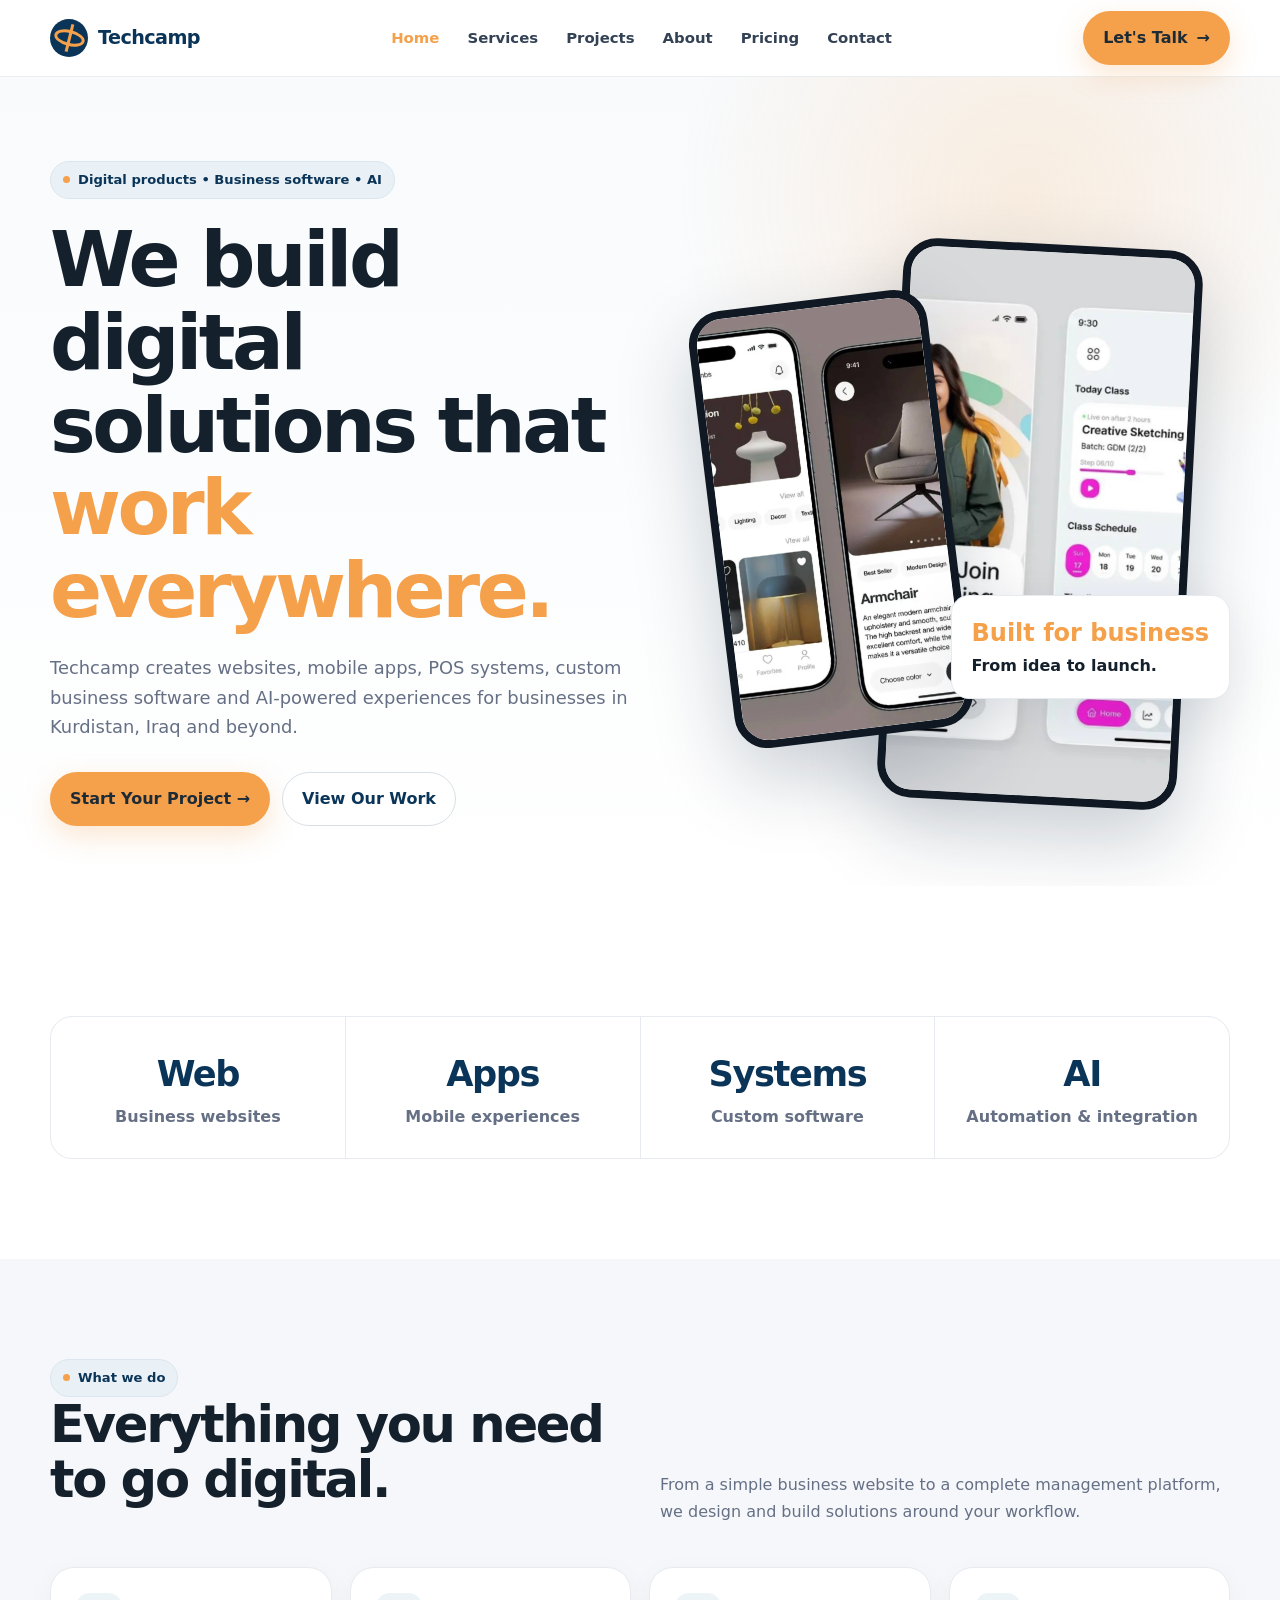
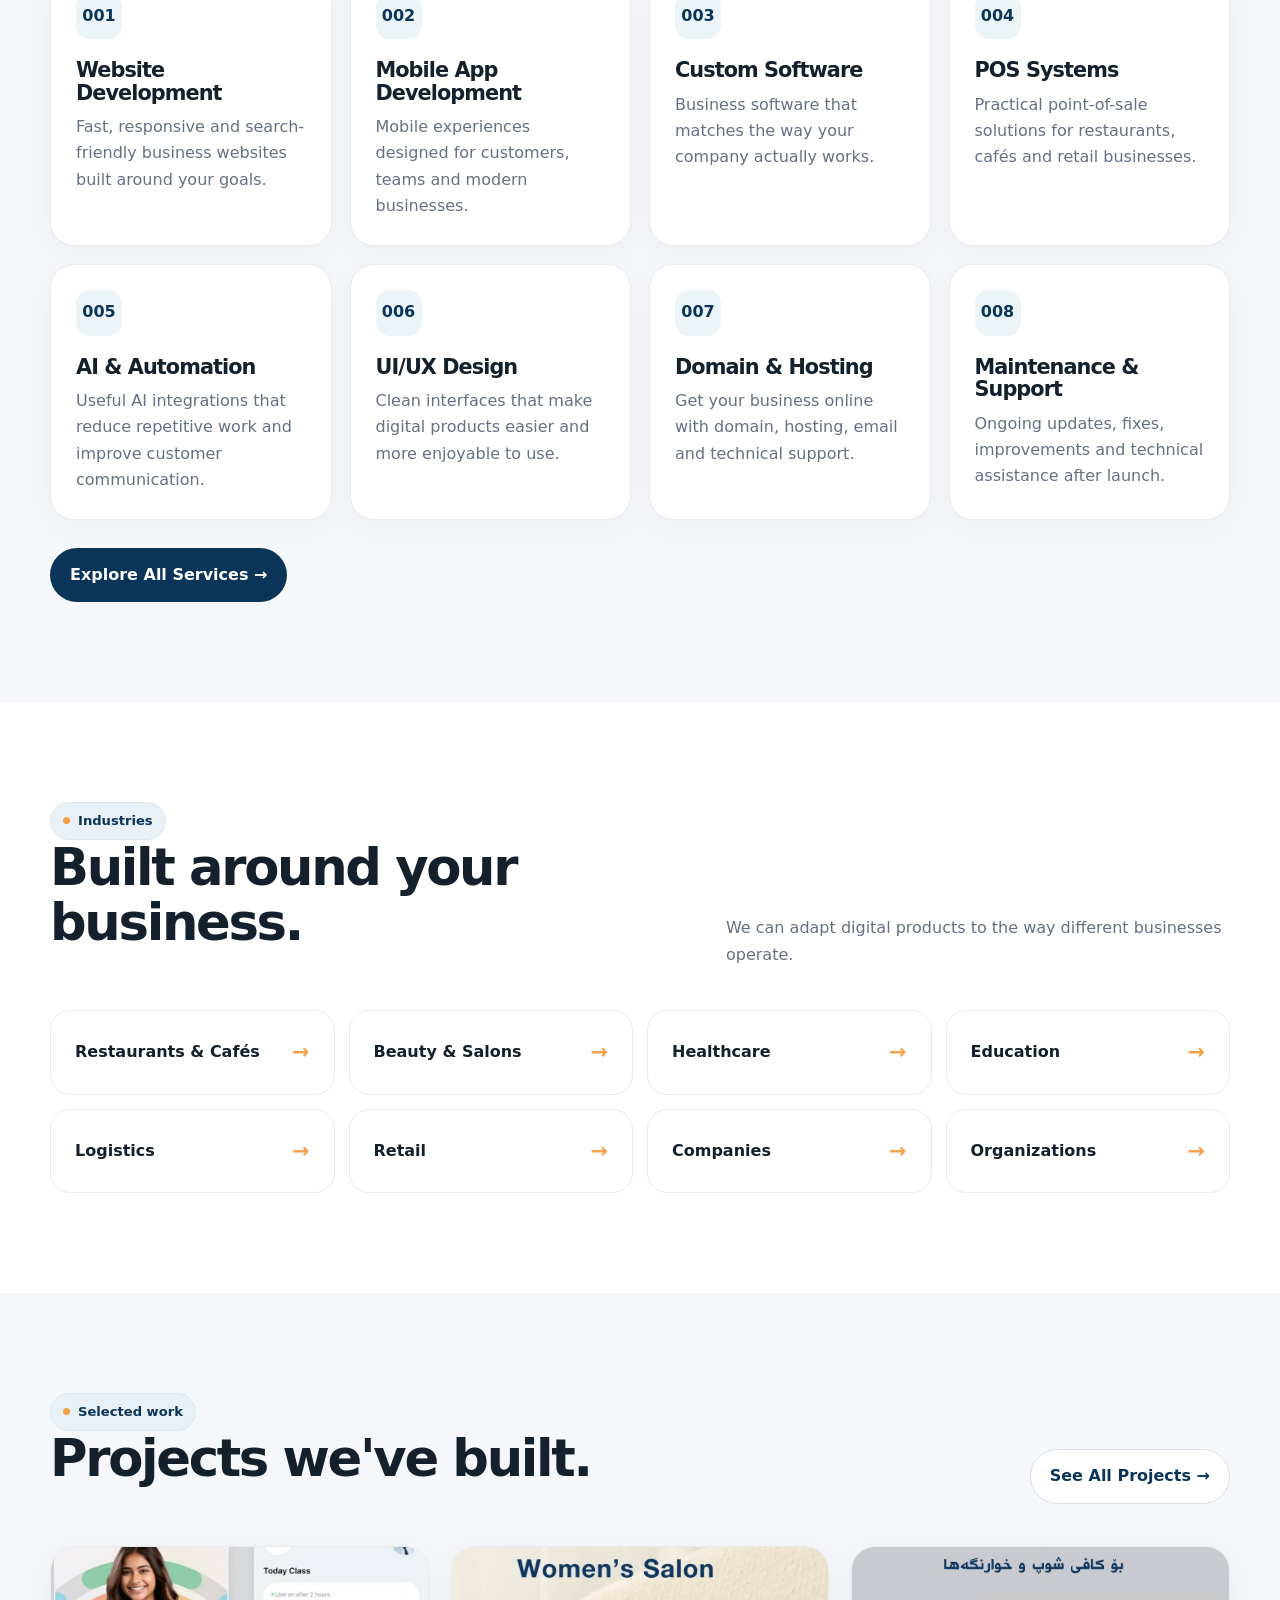
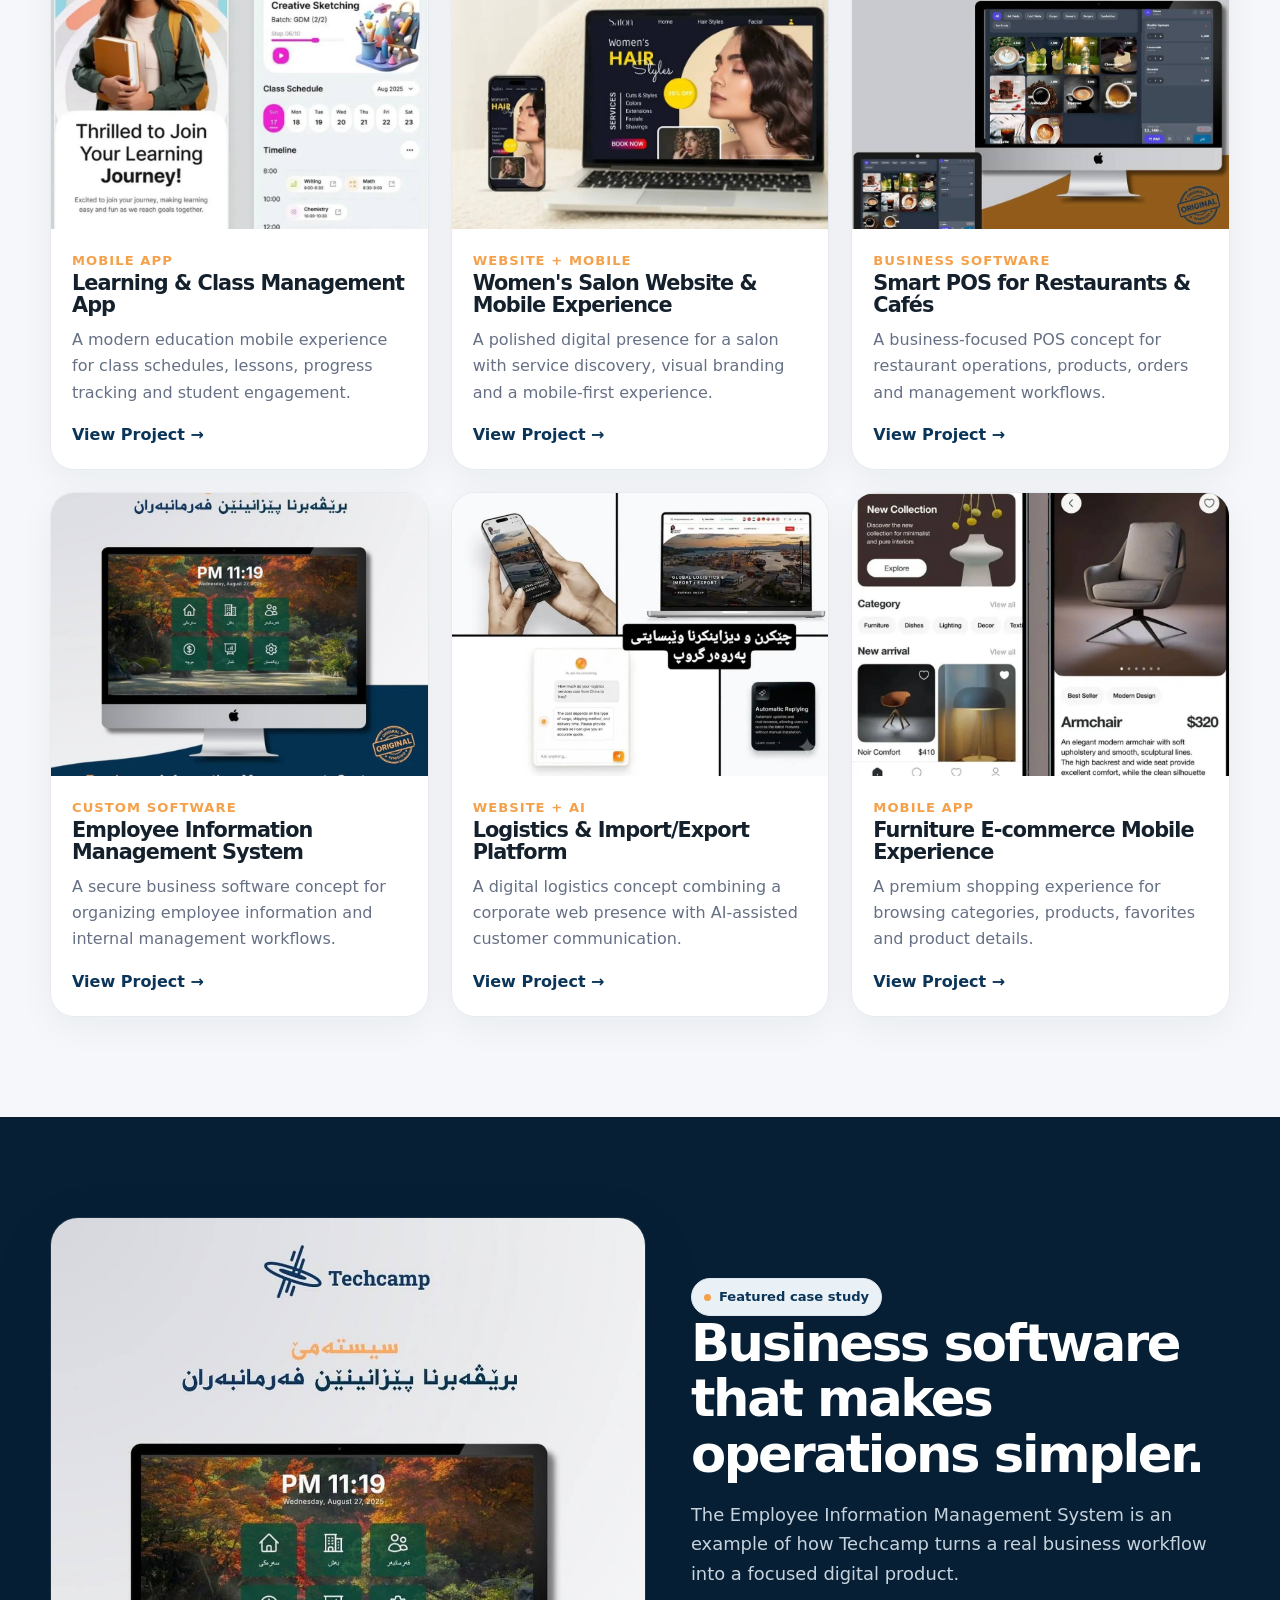
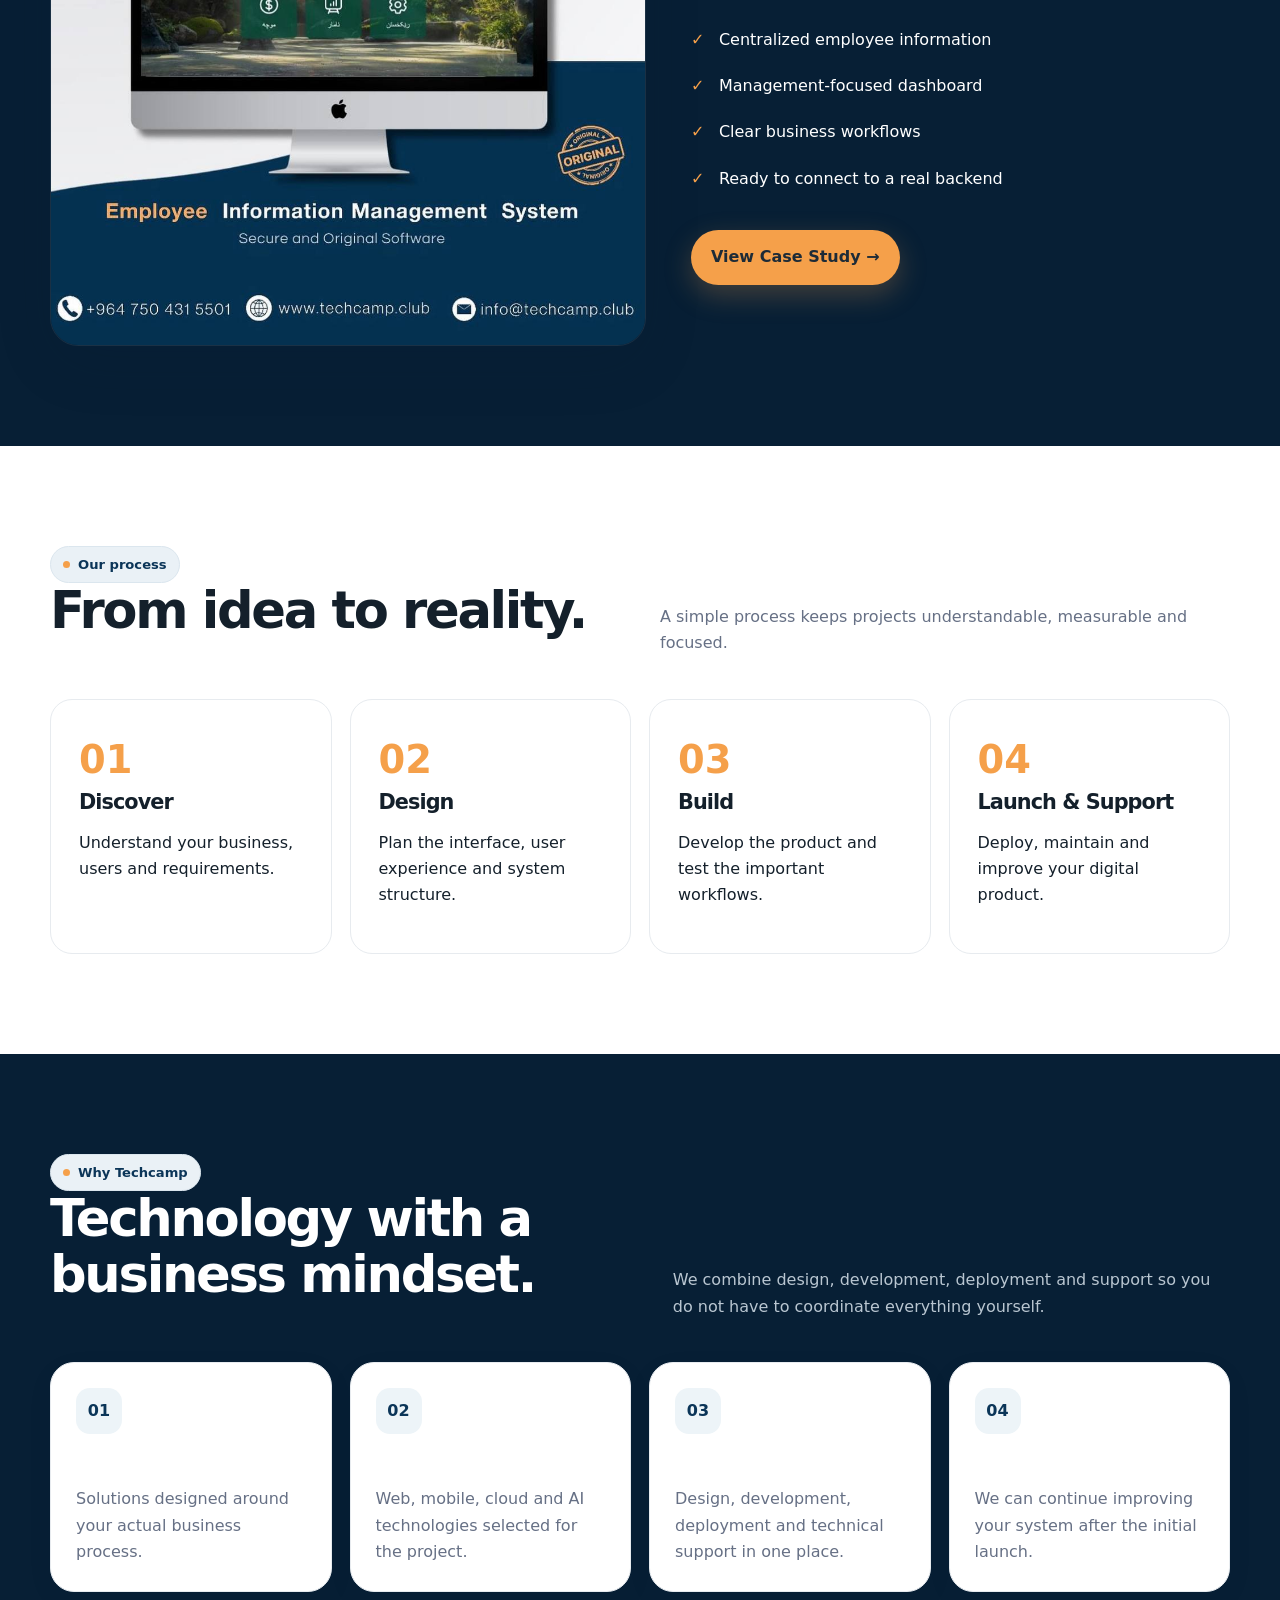
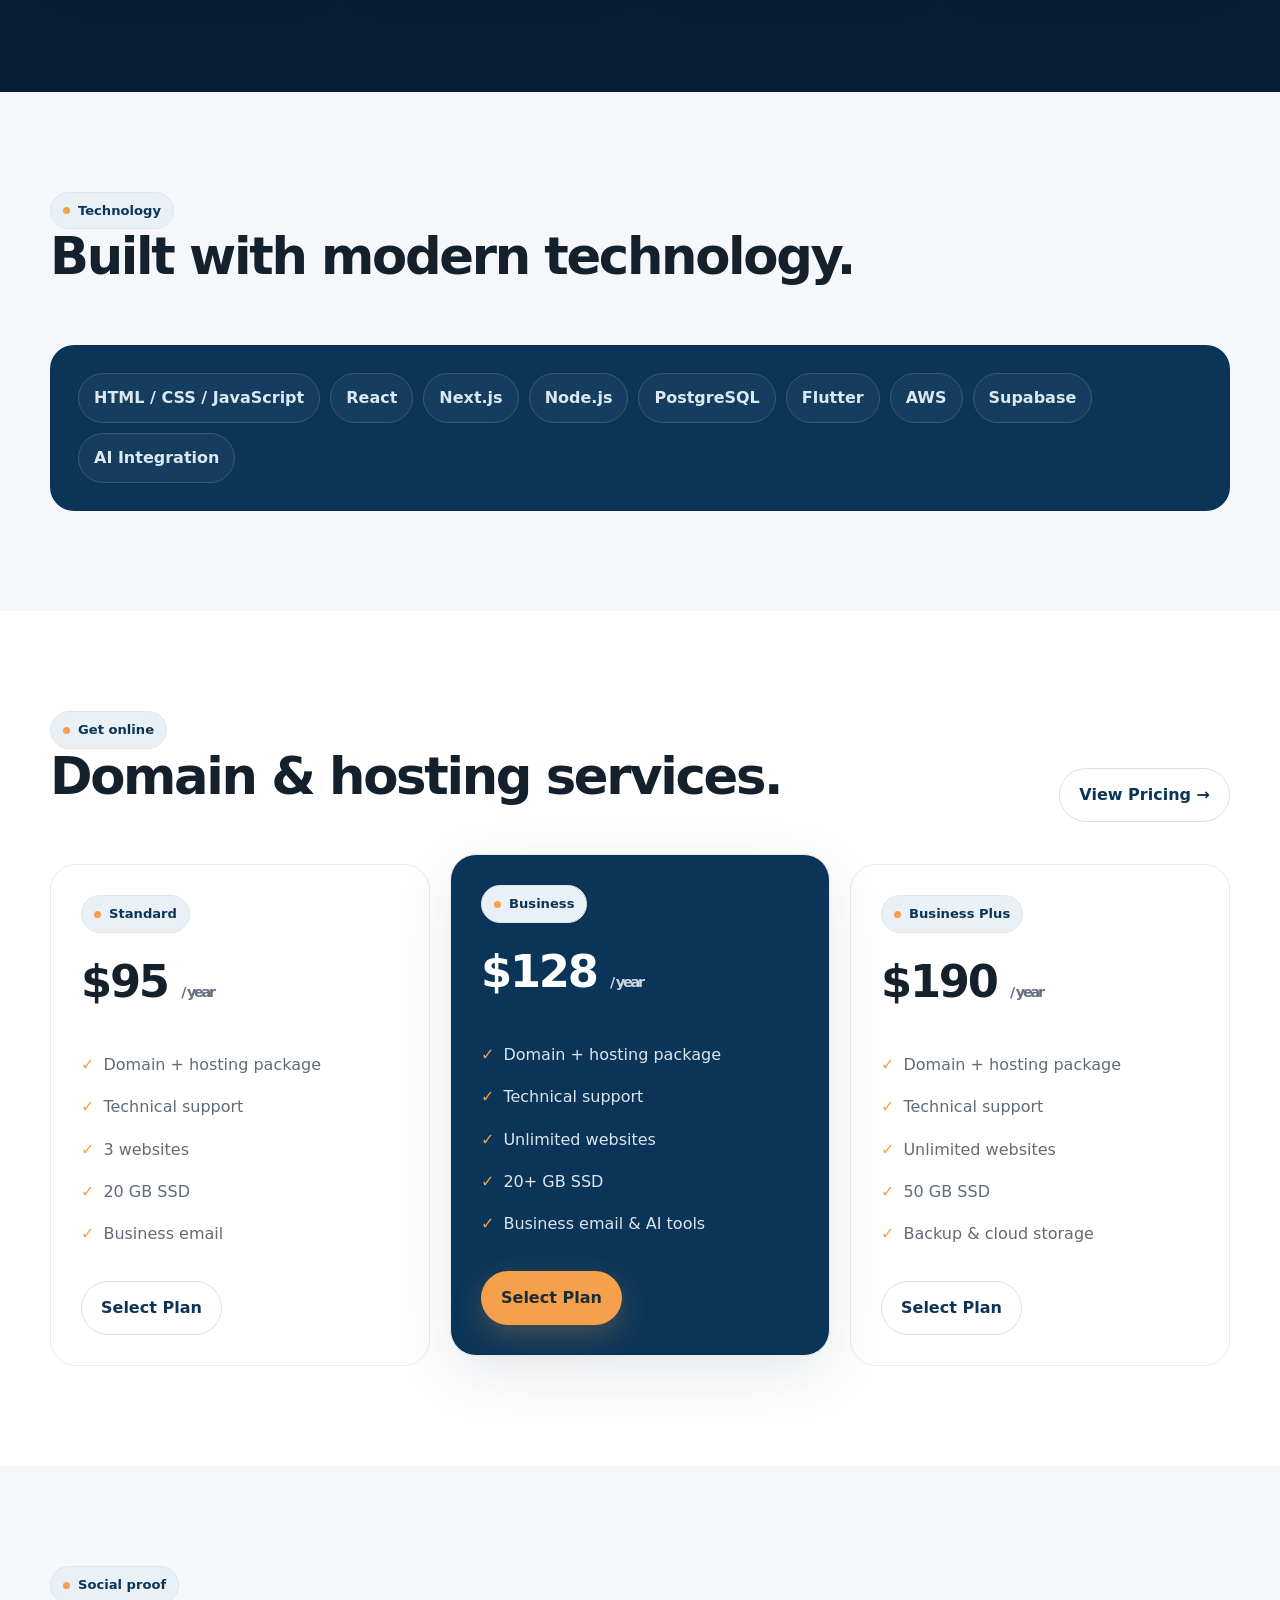
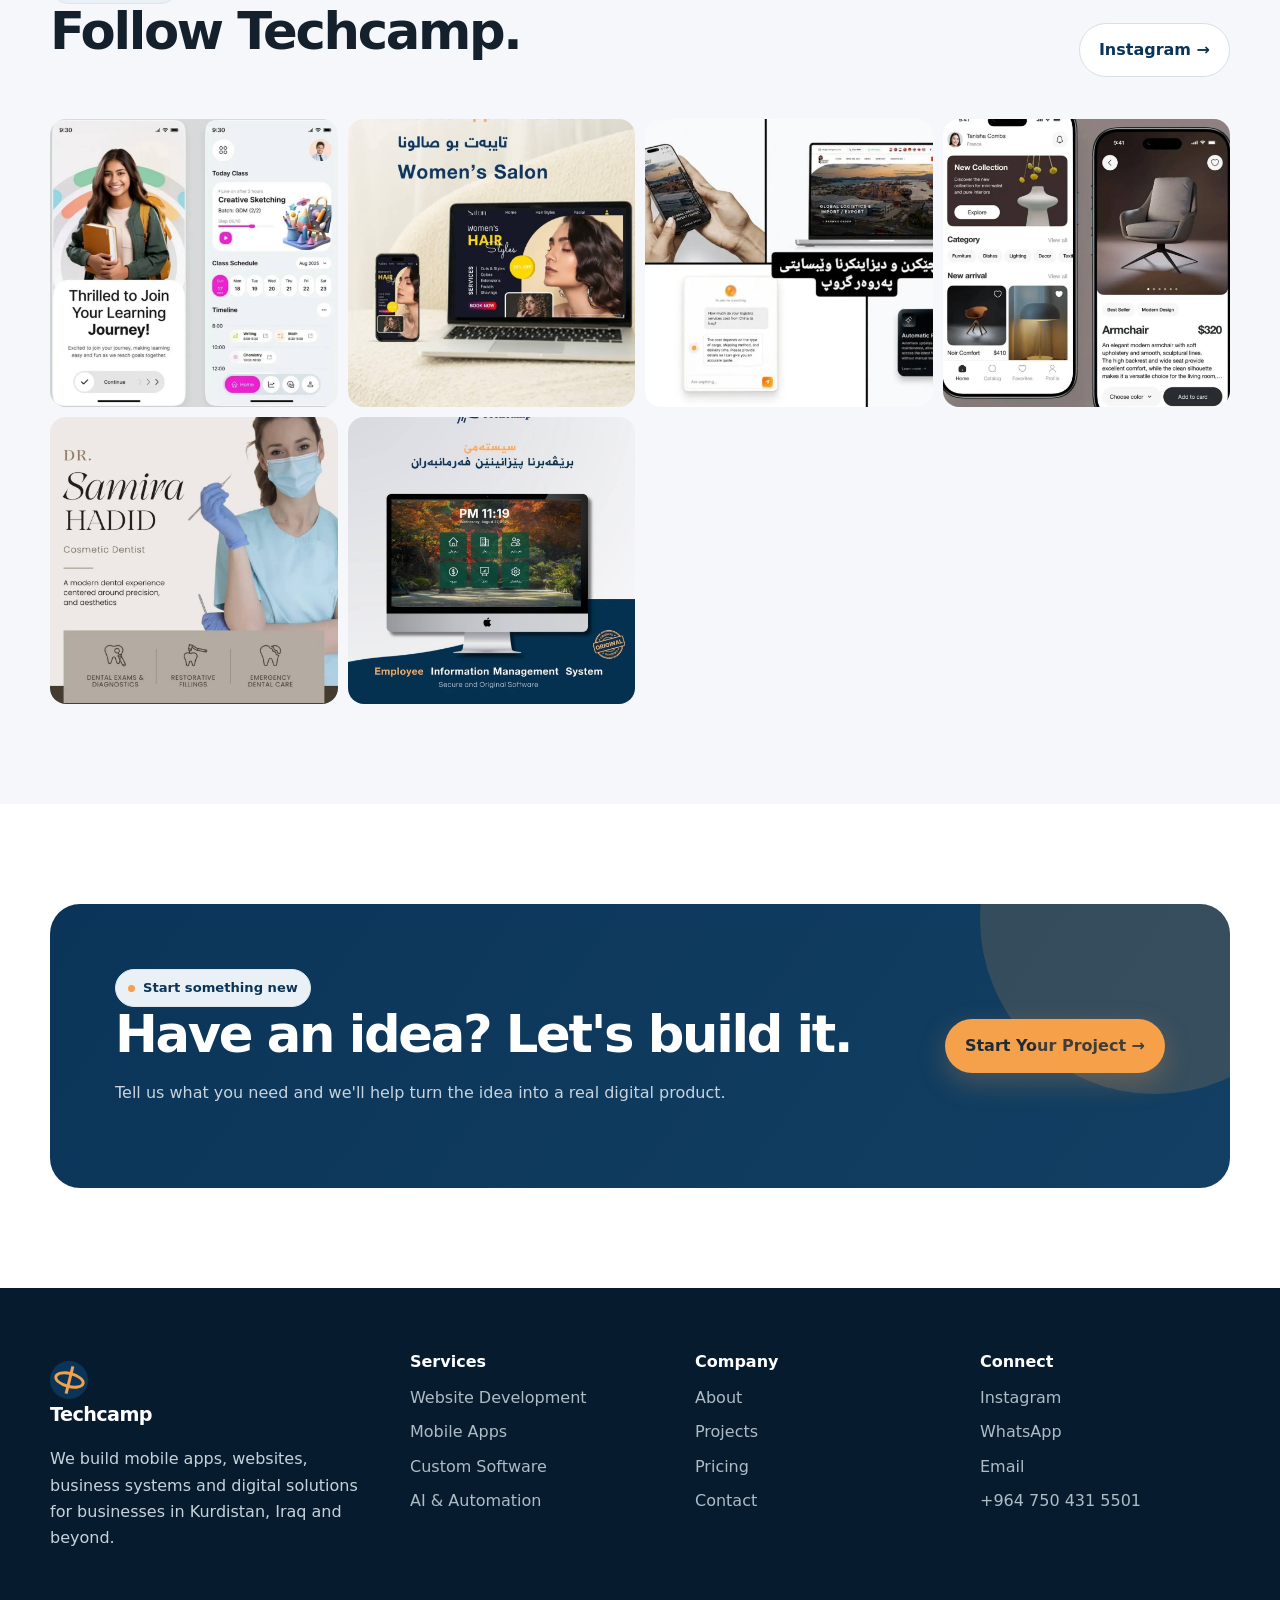
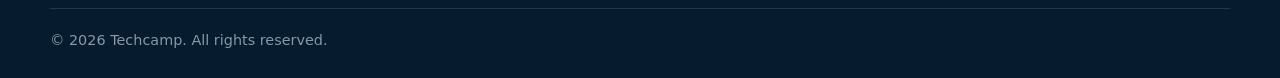
<file: index.html>
<!doctype html>
<html lang="en">
<head>
<meta charset="utf-8">
<meta name="viewport" content="width=device-width,initial-scale=1">
<title>Techcamp | Web, Mobile Apps, Custom Software & AI Solutions</title>
<meta name="description" content="Techcamp builds websites, mobile apps, POS systems, custom business software and AI solutions in Duhok, Kurdistan and Iraq.">
<meta name="keywords" content="Techcamp, software development, web development, mobile app development, custom software, POS systems, AI solutions, Duhok, Kurdistan, Iraq">
<meta name="robots" content="index,follow,max-image-preview:large,max-snippet:-1,max-video-preview:-1">
<meta name="author" content="Techcamp">
<meta name="theme-color" content="#0b3558">
<link rel="canonical" href="https://techcamp.club/">
<link rel="alternate" hreflang="en" href="https://techcamp.club/">
<link rel="alternate" hreflang="ku" href="https://techcamp.club/">
<link rel="alternate" hreflang="ar" href="https://techcamp.club/">
<meta property="og:type" content="website">
<meta property="og:site_name" content="Techcamp">
<meta property="og:title" content="Techcamp | Web, Mobile Apps, Custom Software & AI Solutions">
<meta property="og:description" content="Techcamp builds websites, mobile apps, POS systems, custom business software and AI solutions in Duhok, Kurdistan and Iraq.">
<meta property="og:url" content="https://techcamp.club/">
<meta property="og:image" content="https://techcamp.club/assets/images/learning-app.jpg">
<meta name="twitter:card" content="summary_large_image">
<meta name="twitter:title" content="Techcamp | Web, Mobile Apps, Custom Software & AI Solutions">
<meta name="twitter:description" content="Techcamp builds websites, mobile apps, POS systems, custom business software and AI solutions in Duhok, Kurdistan and Iraq.">
<meta name="twitter:image" content="https://techcamp.club/assets/images/learning-app.jpg">
<link rel="stylesheet" href="assets/css/styles.css">
<script type="application/ld+json">{"@context": "https://schema.org", "@graph": [{"@context": "https://schema.org", "@type": "Organization", "name": "Techcamp", "url": "https://techcamp.club/", "logo": "https://techcamp.club/assets/images/techcamp-profile.jpg", "sameAs": ["https://www.instagram.com/techcamp2023/"], "contactPoint": {"@type": "ContactPoint", "telephone": "+9647504315501", "contactType": "customer service", "areaServed": ["IQ"], "availableLanguage": ["English", "Arabic", "Kurdish"]}}, {"@context": "https://schema.org", "@type": "LocalBusiness", "name": "Techcamp", "url": "https://techcamp.club/", "telephone": "+9647504315501", "email": "info@techcamp.club", "address": {"@type": "PostalAddress", "addressLocality": "Duhok", "addressCountry": "IQ"}, "areaServed": ["Duhok", "Kurdistan Region", "Iraq"], "priceRange": "$$"}, {"@type": "WebSite", "name": "Techcamp", "url": "https://techcamp.club/", "potentialAction": {"@type": "SearchAction", "target": "https://techcamp.club/projects.html?search={search_term_string}", "query-input": "required name=search_term_string"}}]}</script>
</head>
<body>
<a class="skip-link" href="#main">Skip to content</a>
<header class="header">
  <div class="container nav">
    <a class="logo" href="index.html" aria-label="Techcamp home"><span class="logo-mark" aria-hidden="true"></span><span>Techcamp</span></a>
    <nav class="nav-links" aria-label="Primary navigation"><a class="active" href="index.html">Home</a><a class="" href="services.html">Services</a><a class="" href="projects.html">Projects</a><a class="" href="about.html">About</a><a class="" href="pricing.html">Pricing</a><a class="" href="contact.html">Contact</a></nav>
    <div class="nav-actions">
      <!-- <select class="lang" id="language" aria-label="Language"><option value="en">EN</option><option value="ku">کوردی</option><option value="ar">العربية</option></select> -->
      <a class="btn btn-primary" href="contact.html">Let's Talk <span>→</span></a>
      <button class="mobile-toggle" aria-label="Open navigation">☰</button>
    </div>
  </div>
</header>
<main id="main">

<section class="hero">
  <div class="container hero-grid">
    <div>
      <span class="eyebrow">Digital products • Business software • AI</span>
      <h1>We build digital solutions that <span style="color:var(--orange)">work everywhere.</span></h1>
      <p class="lead">Techcamp creates websites, mobile apps, POS systems, custom business software and AI-powered experiences for businesses in Kurdistan, Iraq and beyond.</p>
      <div class="hero-actions"><a class="btn btn-primary" href="contact.html">Start Your Project →</a><a class="btn btn-outline" href="projects.html">View Our Work</a></div>
    </div>
    <div class="hero-art" aria-label="Techcamp mobile product showcase">
      <div class="device device-main"><img src="assets/images/learning-app.jpg" alt="Techcamp learning app mobile interface" fetchpriority="high"></div>
      <div class="device device-small"><img src="assets/images/furniture-app.jpg" alt="Techcamp furniture shopping mobile interface" loading="lazy"></div>
      <div class="floating-card"><span>Built for business</span>From idea to launch.</div>
    </div>
  </div>
</section>

<section class="section" aria-labelledby="stats-title">
  <div class="container">
    <div class="stats" id="stats-title">
      <div class="stat"><strong>Web</strong><span>Business websites</span></div>
      <div class="stat"><strong>Apps</strong><span>Mobile experiences</span></div>
      <div class="stat"><strong>Systems</strong><span>Custom software</span></div>
      <div class="stat"><strong>AI</strong><span>Automation & integration</span></div>
    </div>
  </div>
</section>

<section class="section section-soft" id="services" aria-labelledby="services-title">
  <div class="container">
    <div class="section-head"><div><span class="eyebrow">What we do</span><h2 id="services-title">Everything you need to go digital.</h2></div><p>From a simple business website to a complete management platform, we design and build solutions around your workflow.</p></div>
    <div class="cards"><article class="card"><div class="icon">001</div><h3>Website Development</h3><p>Fast, responsive and search-friendly business websites built around your goals.</p></article><article class="card"><div class="icon">002</div><h3>Mobile App Development</h3><p>Mobile experiences designed for customers, teams and modern businesses.</p></article><article class="card"><div class="icon">003</div><h3>Custom Software</h3><p>Business software that matches the way your company actually works.</p></article><article class="card"><div class="icon">004</div><h3>POS Systems</h3><p>Practical point-of-sale solutions for restaurants, cafés and retail businesses.</p></article><article class="card"><div class="icon">005</div><h3>AI & Automation</h3><p>Useful AI integrations that reduce repetitive work and improve customer communication.</p></article><article class="card"><div class="icon">006</div><h3>UI/UX Design</h3><p>Clean interfaces that make digital products easier and more enjoyable to use.</p></article><article class="card"><div class="icon">007</div><h3>Domain & Hosting</h3><p>Get your business online with domain, hosting, email and technical support.</p></article><article class="card"><div class="icon">008</div><h3>Maintenance & Support</h3><p>Ongoing updates, fixes, improvements and technical assistance after launch.</p></article></div>
    <div style="margin-top:28px"><a class="btn btn-dark" href="services.html">Explore All Services →</a></div>
  </div>
</section>

<section class="section" aria-labelledby="industries-title">
  <div class="container">
    <div class="section-head"><div><span class="eyebrow">Industries</span><h2 id="industries-title">Built around your business.</h2></div><p>We can adapt digital products to the way different businesses operate.</p></div>
    <div class="industry-grid">
      <div class="industry">Restaurants & Cafés <span>→</span></div><div class="industry">Beauty & Salons <span>→</span></div>
      <div class="industry">Healthcare <span>→</span></div><div class="industry">Education <span>→</span></div>
      <div class="industry">Logistics <span>→</span></div><div class="industry">Retail <span>→</span></div>
      <div class="industry">Companies <span>→</span></div><div class="industry">Organizations <span>→</span></div>
    </div>
  </div>
</section>

<section class="section section-soft" id="projects" aria-labelledby="projects-title">
  <div class="container">
    <div class="section-head"><div><span class="eyebrow">Selected work</span><h2 id="projects-title">Projects we've built.</h2></div><a class="btn btn-outline" href="projects.html">See All Projects →</a></div>
    <div class="project-grid"><article class="project" data-category="mobile">
      <a href="project-learning-app.html" aria-label="View Learning & Class Management App project">
        <div class="project-media"><img src="assets/images/learning-app.jpg" alt="Learning & Class Management App project interface by Techcamp" loading="lazy"></div>
      </a>
      <div class="project-body"><div class="project-meta">Mobile App</div><h3>Learning & Class Management App</h3><p>A modern education mobile experience for class schedules, lessons, progress tracking and student engagement.</p><a class="project-link" href="project-learning-app.html">View Project →</a></div>
    </article><article class="project" data-category="website">
      <a href="project-womens-salon.html" aria-label="View Women's Salon Website & Mobile Experience project">
        <div class="project-media"><img src="assets/images/womens-salon.jpg" alt="Women's Salon Website & Mobile Experience project interface by Techcamp" loading="lazy"></div>
      </a>
      <div class="project-body"><div class="project-meta">Website + Mobile</div><h3>Women's Salon Website & Mobile Experience</h3><p>A polished digital presence for a salon with service discovery, visual branding and a mobile-first experience.</p><a class="project-link" href="project-womens-salon.html">View Project →</a></div>
    </article><article class="project" data-category="business">
      <a href="project-smart-pos.html" aria-label="View Smart POS for Restaurants & Cafés project">
        <div class="project-media"><img src="assets/images/posSystem.jpg" alt="Smart POS for Restaurants & Cafés project interface by Techcamp" loading="lazy"></div>
      </a>
      <div class="project-body"><div class="project-meta">Business Software</div><h3>Smart POS for Restaurants & Cafés</h3><p>A business-focused POS concept for restaurant operations, products, orders and management workflows.</p><a class="project-link" href="project-smart-pos.html">View Project →</a></div>
    </article><article class="project" data-category="custom">
      <a href="project-employee-management.html" aria-label="View Employee Information Management System project">
        <div class="project-media"><img src="assets/images/employee-system.jpg" alt="Employee Information Management System project interface by Techcamp" loading="lazy"></div>
      </a>
      <div class="project-body"><div class="project-meta">Custom Software</div><h3>Employee Information Management System</h3><p>A secure business software concept for organizing employee information and internal management workflows.</p><a class="project-link" href="project-employee-management.html">View Project →</a></div>
    </article><article class="project" data-category="website">
      <a href="project-logistics-platform.html" aria-label="View Logistics & Import/Export Platform project">
        <div class="project-media"><img src="assets/images/logistics-ai.jpg" alt="Logistics & Import/Export Platform project interface by Techcamp" loading="lazy"></div>
      </a>
      <div class="project-body"><div class="project-meta">Website + AI</div><h3>Logistics & Import/Export Platform</h3><p>A digital logistics concept combining a corporate web presence with AI-assisted customer communication.</p><a class="project-link" href="project-logistics-platform.html">View Project →</a></div>
    </article><article class="project" data-category="mobile">
      <a href="project-furniture-app.html" aria-label="View Furniture E-commerce Mobile Experience project">
        <div class="project-media"><img src="assets/images/furniture-app.jpg" alt="Furniture E-commerce Mobile Experience project interface by Techcamp" loading="lazy"></div>
      </a>
      <div class="project-body"><div class="project-meta">Mobile App</div><h3>Furniture E-commerce Mobile Experience</h3><p>A premium shopping experience for browsing categories, products, favorites and product details.</p><a class="project-link" href="project-furniture-app.html">View Project →</a></div>
    </article></div>
  </div>
</section>

<section class="section section-dark" aria-labelledby="case-title">
  <div class="container case-study">
    <div class="case-image"><img src="assets/images/employee-system.jpg" alt="Employee Information Management System designed by Techcamp" loading="lazy"></div>
    <div><span class="eyebrow">Featured case study</span><h2 id="case-title">Business software that makes operations simpler.</h2><p class="lead" style="color:#c6d3dc">The Employee Information Management System is an example of how Techcamp turns a real business workflow into a focused digital product.</p>
      <ul class="case-list"><li>Centralized employee information</li><li>Management-focused dashboard</li><li>Clear business workflows</li><li>Ready to connect to a real backend</li></ul>
      <a class="btn btn-primary" href="project-employee-management.html">View Case Study →</a>
    </div>
  </div>
</section>

<section class="section" aria-labelledby="process-title">
  <div class="container">
    <div class="section-head"><div><span class="eyebrow">Our process</span><h2 id="process-title">From idea to reality.</h2></div><p>A simple process keeps projects understandable, measurable and focused.</p></div>
    <div class="process">
      <div class="step"><div class="step-number">01</div><h3>Discover</h3><p>Understand your business, users and requirements.</p></div>
      <div class="step"><div class="step-number">02</div><h3>Design</h3><p>Plan the interface, user experience and system structure.</p></div>
      <div class="step"><div class="step-number">03</div><h3>Build</h3><p>Develop the product and test the important workflows.</p></div>
      <div class="step"><div class="step-number">04</div><h3>Launch & Support</h3><p>Deploy, maintain and improve your digital product.</p></div>
    </div>
  </div>
</section>

<section class="section section-dark" aria-labelledby="why-title">
  <div class="container">
    <div class="section-head"><div><span class="eyebrow">Why Techcamp</span><h2 id="why-title">Technology with a business mindset.</h2></div><p>We combine design, development, deployment and support so you do not have to coordinate everything yourself.</p></div>
    <div class="cards">
      <article class="card"><div class="icon">01</div><h3>Custom Built</h3><p>Solutions designed around your actual business process.</p></article>
      <article class="card"><div class="icon">02</div><h3>Modern Technology</h3><p>Web, mobile, cloud and AI technologies selected for the project.</p></article>
      <article class="card"><div class="icon">03</div><h3>One Team</h3><p>Design, development, deployment and technical support in one place.</p></article>
      <article class="card"><div class="icon">04</div><h3>Long-Term Support</h3><p>We can continue improving your system after the initial launch.</p></article>
    </div>
  </div>
</section>

<section class="section section-soft" aria-labelledby="tech-title">
  <div class="container">
    <div class="section-head"><div><span class="eyebrow">Technology</span><h2 id="tech-title">Built with modern technology.</h2></div></div>
    <div class="techs" style="background:var(--navy);padding:28px;border-radius:24px">
      <span class="tech">HTML / CSS / JavaScript</span><span class="tech">React</span><span class="tech">Next.js</span><span class="tech">Node.js</span><span class="tech">PostgreSQL</span><span class="tech">Flutter</span><span class="tech">AWS</span><span class="tech">Supabase</span><span class="tech">AI Integration</span>
    </div>
  </div>
</section>

<section class="section" aria-labelledby="pricing-title">
  <div class="container">
    <div class="section-head"><div><span class="eyebrow">Get online</span><h2 id="pricing-title">Domain & hosting services.</h2></div><a class="btn btn-outline" href="pricing.html">View Pricing →</a></div>
    <div class="pricing">
      <article class="price-card"><span class="eyebrow">Standard</span><div class="price">$95 <small>/ year</small></div><ul><li>Domain + hosting package</li><li>Technical support</li><li>3 websites</li><li>20 GB SSD</li><li>Business email</li></ul><a class="btn btn-outline" href="contact.html">Select Plan</a></article>
      <article class="price-card featured"><span class="eyebrow">Business</span><div class="price">$128 <small>/ year</small></div><ul><li>Domain + hosting package</li><li>Technical support</li><li>Unlimited websites</li><li>20+ GB SSD</li><li>Business email & AI tools</li></ul><a class="btn btn-primary" href="contact.html">Select Plan</a></article>
      <article class="price-card"><span class="eyebrow">Business Plus</span><div class="price">$190 <small>/ year</small></div><ul><li>Domain + hosting package</li><li>Technical support</li><li>Unlimited websites</li><li>50 GB SSD</li><li>Backup & cloud storage</li></ul><a class="btn btn-outline" href="contact.html">Select Plan</a></article>
    </div>
  </div>
</section>

<section class="section section-soft" aria-labelledby="social-title">
  <div class="container">
    <div class="section-head"><div><span class="eyebrow">Social proof</span><h2 id="social-title">Follow Techcamp.</h2></div><a class="btn btn-outline" href="https://www.instagram.com/techcamp2023/" target="_blank" rel="noopener">Instagram →</a></div>
    <div class="instagram-grid">
      <a href="https://www.instagram.com/techcamp2023/" target="_blank" rel="noopener"><img src="assets/images/learning-app.jpg" alt="Techcamp learning app project"></a>
      <a href="https://www.instagram.com/techcamp2023/" target="_blank" rel="noopener"><img src="assets/images/womens-salon.jpg" alt="Techcamp women's salon project"></a>
      <a href="https://www.instagram.com/techcamp2023/" target="_blank" rel="noopener"><img src="assets/images/logistics-ai.jpg" alt="Techcamp logistics and AI project"></a>
      <a href="https://www.instagram.com/techcamp2023/" target="_blank" rel="noopener"><img src="assets/images/furniture-app.jpg" alt="Techcamp furniture app project"></a>
      <a href="https://www.instagram.com/techcamp2023/" target="_blank" rel="noopener"><img src="assets/images/dental-studio.jpg" alt="Techcamp dental studio design"></a>
      <a href="https://www.instagram.com/techcamp2023/" target="_blank" rel="noopener"><img src="assets/images/employee-system.jpg" alt="Techcamp employee management system"></a>
    </div>
  </div>
</section>

<section class="section">
  <div class="container cta"><div><span class="eyebrow">Start something new</span><h2>Have an idea? Let's build it.</h2><p>Tell us what you need and we'll help turn the idea into a real digital product.</p></div><a class="btn btn-primary" href="contact.html">Start Your Project →</a></div>
</section>

</main>
<footer class="footer">
  <div class="container">
    <div class="footer-grid">
      <div>
        <a class="logo" href="index.html"><span class="logo-mark" aria-hidden="true"></span><span>Techcamp</span></a>
        <p>We build mobile apps, websites, business systems and digital solutions for businesses in Kurdistan, Iraq and beyond.</p>
      </div>
      <div><h3>Services</h3><a href="services.html#website">Website Development</a><a href="services.html#mobile">Mobile Apps</a><a href="services.html#software">Custom Software</a><a href="services.html#ai">AI & Automation</a></div>
      <div><h3>Company</h3><a href="about.html">About</a><a href="projects.html">Projects</a><a href="pricing.html">Pricing</a><a href="contact.html">Contact</a></div>
      <div><h3>Connect</h3><a href="https://www.instagram.com/techcamp2023/" target="_blank" rel="noopener">Instagram</a><a href="https://wa.me/9647504315501" target="_blank" rel="noopener">WhatsApp</a><a href="mailto:info@techcamp.club">Email</a><a href="tel:+9647504315501">+964 750 431 5501</a></div>
    </div>
    <div class="footer-bottom"><span>© <span data-year>2026</span> Techcamp. All rights reserved.</span></div>
  </div>
</footer>
<script src="assets/js/main.js"></script>
</body>
</html>
</file>
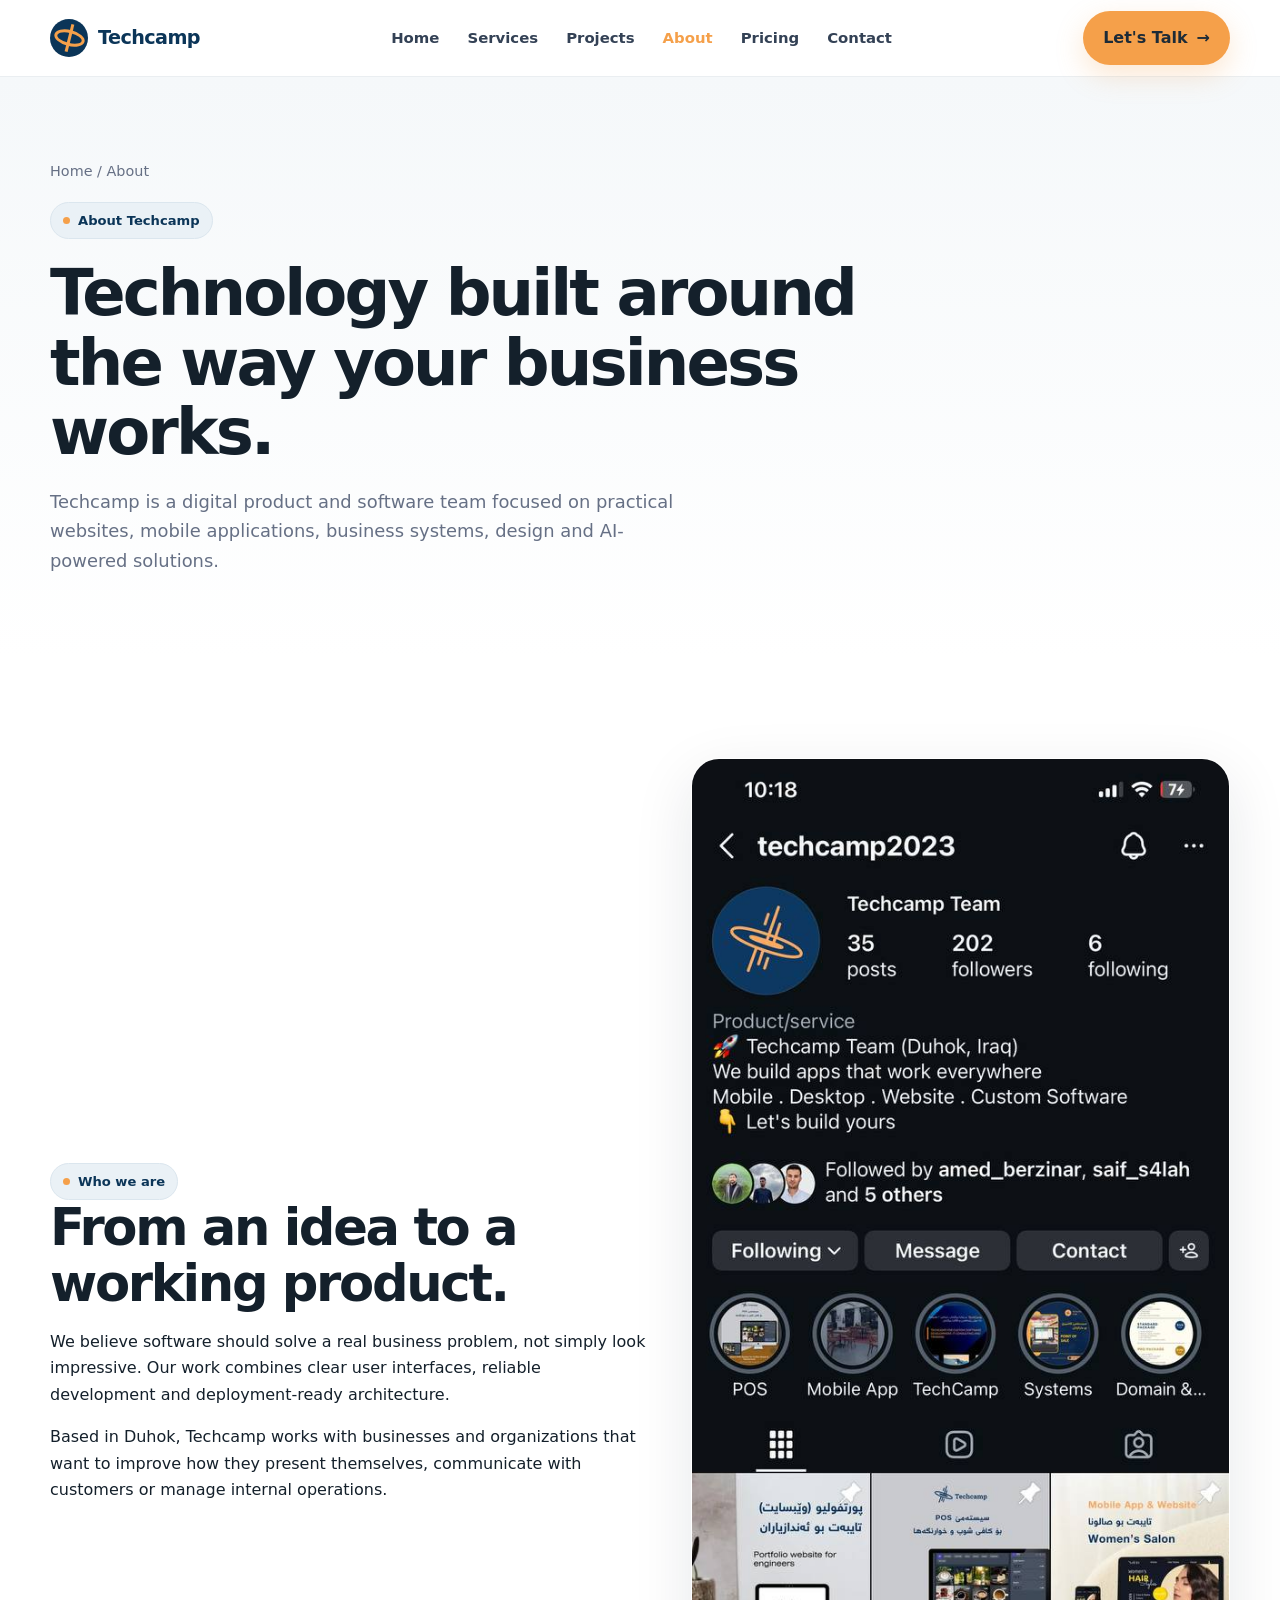
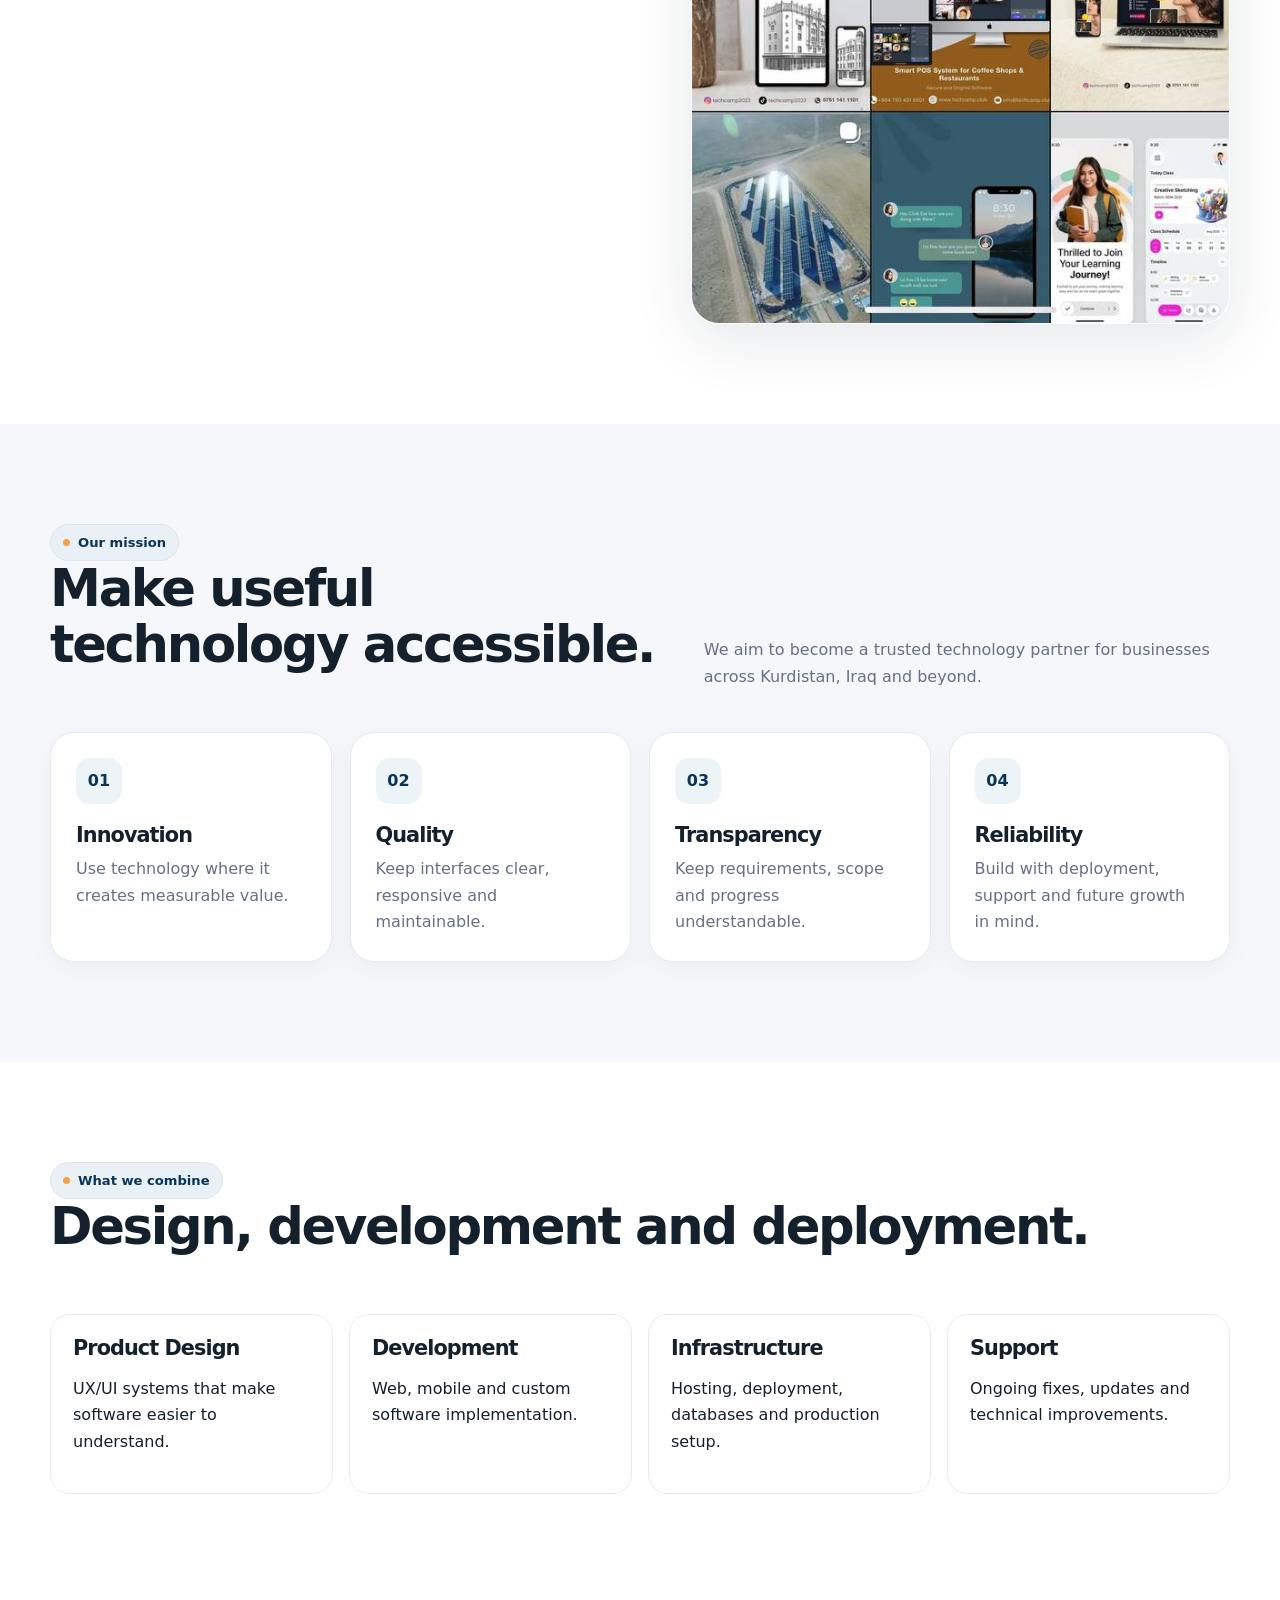
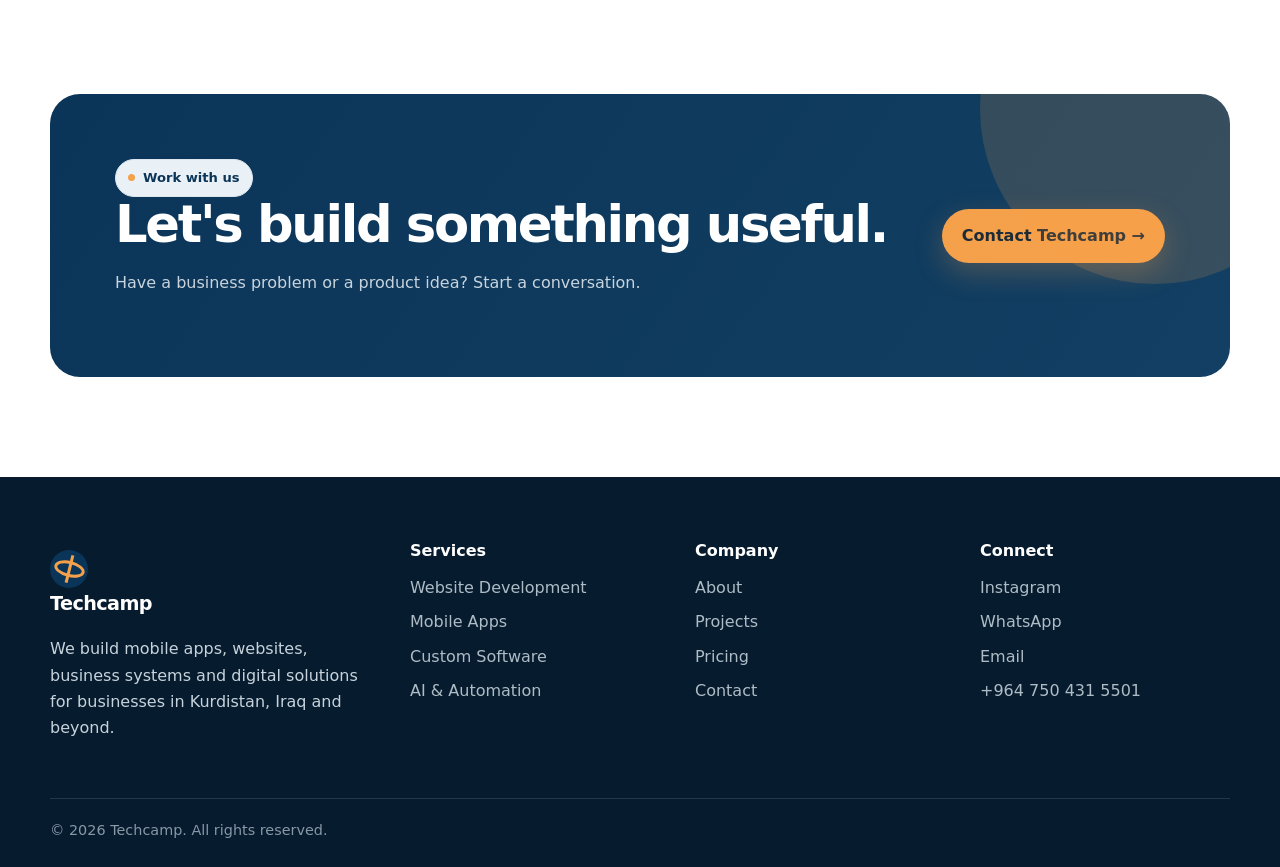
<file: about.html>
<!doctype html>
<html lang="en">
<head>
<meta charset="utf-8">
<meta name="viewport" content="width=device-width,initial-scale=1">
<title>About Techcamp | Digital Product & Software Team in Duhok</title>
<meta name="description" content="Learn about Techcamp, a Duhok-based digital product and software team building websites, mobile apps, business systems and AI solutions.">
<meta name="keywords" content="Techcamp, software development, web development, mobile app development, custom software, POS systems, AI solutions, Duhok, Kurdistan, Iraq">
<meta name="robots" content="index,follow,max-image-preview:large,max-snippet:-1,max-video-preview:-1">
<meta name="author" content="Techcamp">
<meta name="theme-color" content="#0b3558">
<link rel="canonical" href="https://techcamp.club/about.html">
<link rel="alternate" hreflang="en" href="https://techcamp.club/about.html">
<link rel="alternate" hreflang="ku" href="https://techcamp.club/about.html">
<link rel="alternate" hreflang="ar" href="https://techcamp.club/about.html">
<meta property="og:type" content="website">
<meta property="og:site_name" content="Techcamp">
<meta property="og:title" content="About Techcamp | Digital Product & Software Team in Duhok">
<meta property="og:description" content="Learn about Techcamp, a Duhok-based digital product and software team building websites, mobile apps, business systems and AI solutions.">
<meta property="og:url" content="https://techcamp.club/about.html">
<meta property="og:image" content="https://techcamp.club/assets/images/learning-app.jpg">
<meta name="twitter:card" content="summary_large_image">
<meta name="twitter:title" content="About Techcamp | Digital Product & Software Team in Duhok">
<meta name="twitter:description" content="Learn about Techcamp, a Duhok-based digital product and software team building websites, mobile apps, business systems and AI solutions.">
<meta name="twitter:image" content="https://techcamp.club/assets/images/learning-app.jpg">
<link rel="stylesheet" href="assets/css/styles.css">
<script type="application/ld+json">{"@context": "https://schema.org", "@type": "Organization", "name": "Techcamp", "url": "https://techcamp.club/", "logo": "https://techcamp.club/assets/images/techcamp-profile.jpg", "sameAs": ["https://www.instagram.com/techcamp2023/"], "contactPoint": {"@type": "ContactPoint", "telephone": "+9647504315501", "contactType": "customer service", "areaServed": ["IQ"], "availableLanguage": ["English", "Arabic", "Kurdish"]}}</script>
</head>
<body>
<a class="skip-link" href="#main">Skip to content</a>
<header class="header">
  <div class="container nav">
    <a class="logo" href="index.html" aria-label="Techcamp home"><span class="logo-mark" aria-hidden="true"></span><span>Techcamp</span></a>
    <nav class="nav-links" aria-label="Primary navigation"><a class="" href="index.html">Home</a><a class="" href="services.html">Services</a><a class="" href="projects.html">Projects</a><a class="active" href="about.html">About</a><a class="" href="pricing.html">Pricing</a><a class="" href="contact.html">Contact</a></nav>
    <div class="nav-actions">
      <!-- <select class="lang" id="language" aria-label="Language"><option value="en">EN</option><option value="ku">کوردی</option><option value="ar">العربية</option></select> -->
      <a class="btn btn-primary" href="contact.html">Let's Talk <span>→</span></a>
      <button class="mobile-toggle" aria-label="Open navigation">☰</button>
    </div>
  </div>
</header>
<main id="main">

<section class="page-hero"><div class="container"><div class="breadcrumb"><a href="index.html">Home</a> / About</div><span class="eyebrow">About Techcamp</span><h1>Technology built around the way your business works.</h1><p class="lead">Techcamp is a digital product and software team focused on practical websites, mobile applications, business systems, design and AI-powered solutions.</p></div></section>
<section class="section"><div class="container case-study"><div><span class="eyebrow">Who we are</span><h2>From an idea to a working product.</h2><p>We believe software should solve a real business problem, not simply look impressive. Our work combines clear user interfaces, reliable development and deployment-ready architecture.</p><p>Based in Duhok, Techcamp works with businesses and organizations that want to improve how they present themselves, communicate with customers or manage internal operations.</p></div><div class="case-image"><img src="assets/images/techcamp-profile.jpg" alt="Techcamp brand and project portfolio" loading="lazy"></div></div></section>
<section class="section section-soft"><div class="container"><div class="section-head"><div><span class="eyebrow">Our mission</span><h2>Make useful technology accessible.</h2></div><p>We aim to become a trusted technology partner for businesses across Kurdistan, Iraq and beyond.</p></div><div class="cards"><article class="card"><div class="icon">01</div><h3>Innovation</h3><p>Use technology where it creates measurable value.</p></article><article class="card"><div class="icon">02</div><h3>Quality</h3><p>Keep interfaces clear, responsive and maintainable.</p></article><article class="card"><div class="icon">03</div><h3>Transparency</h3><p>Keep requirements, scope and progress understandable.</p></article><article class="card"><div class="icon">04</div><h3>Reliability</h3><p>Build with deployment, support and future growth in mind.</p></article></div></div></section>
<section class="section"><div class="container"><div class="section-head"><div><span class="eyebrow">What we combine</span><h2>Design, development and deployment.</h2></div></div><div class="feature-grid"><div class="feature"><h3>Product Design</h3><p>UX/UI systems that make software easier to understand.</p></div><div class="feature"><h3>Development</h3><p>Web, mobile and custom software implementation.</p></div><div class="feature"><h3>Infrastructure</h3><p>Hosting, deployment, databases and production setup.</p></div><div class="feature"><h3>Support</h3><p>Ongoing fixes, updates and technical improvements.</p></div></div></div></section>
<section class="section"><div class="container cta"><div><span class="eyebrow">Work with us</span><h2>Let's build something useful.</h2><p>Have a business problem or a product idea? Start a conversation.</p></div><a class="btn btn-primary" href="contact.html">Contact Techcamp →</a></div></section>

</main>
<footer class="footer">
  <div class="container">
    <div class="footer-grid">
      <div>
        <a class="logo" href="index.html"><span class="logo-mark" aria-hidden="true"></span><span>Techcamp</span></a>
        <p>We build mobile apps, websites, business systems and digital solutions for businesses in Kurdistan, Iraq and beyond.</p>
      </div>
      <div><h3>Services</h3><a href="services.html#website">Website Development</a><a href="services.html#mobile">Mobile Apps</a><a href="services.html#software">Custom Software</a><a href="services.html#ai">AI & Automation</a></div>
      <div><h3>Company</h3><a href="about.html">About</a><a href="projects.html">Projects</a><a href="pricing.html">Pricing</a><a href="contact.html">Contact</a></div>
      <div><h3>Connect</h3><a href="https://www.instagram.com/techcamp2023/" target="_blank" rel="noopener">Instagram</a><a href="https://wa.me/9647504315501" target="_blank" rel="noopener">WhatsApp</a><a href="mailto:info@techcamp.club">Email</a><a href="tel:+9647504315501">+964 750 431 5501</a></div>
    </div>
    <div class="footer-bottom"><span>© <span data-year>2026</span> Techcamp. All rights reserved.</span></div>
  </div>
</footer>
<script src="assets/js/main.js"></script>
</body>
</html>
</file>
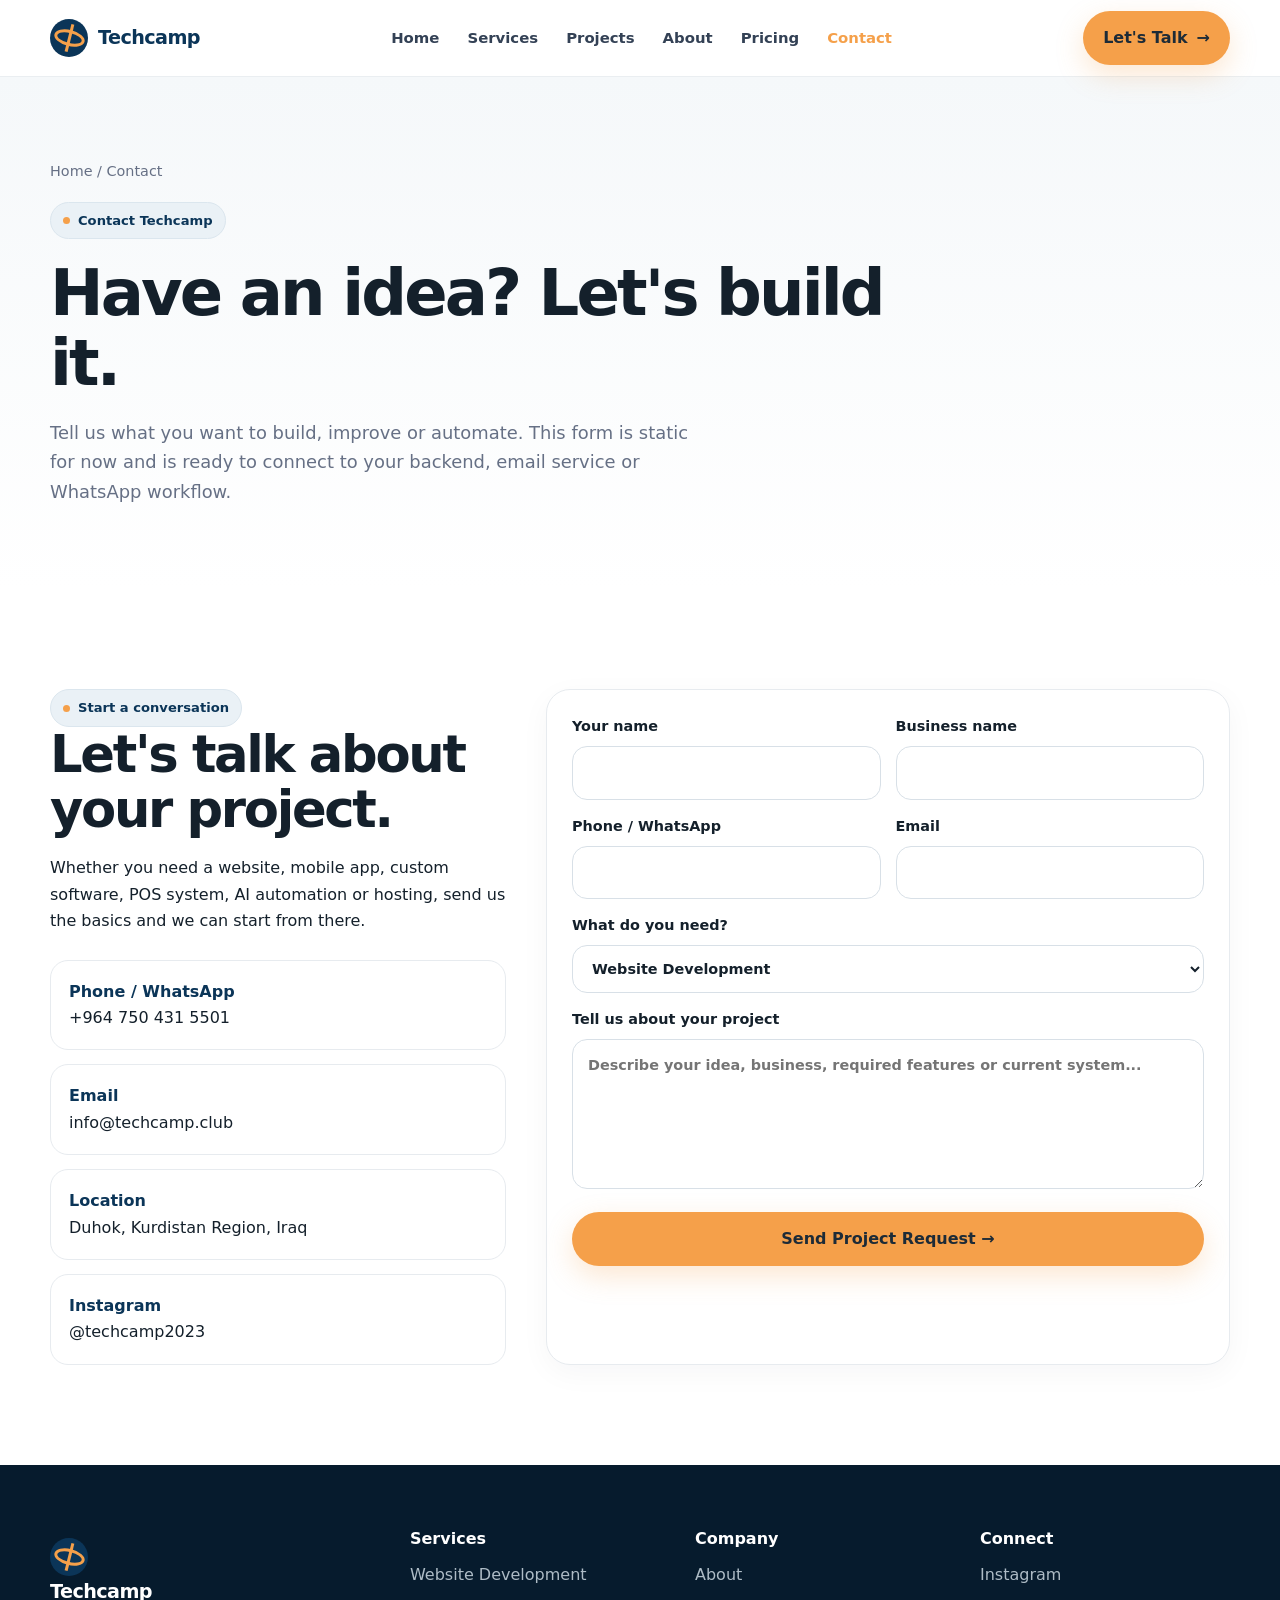
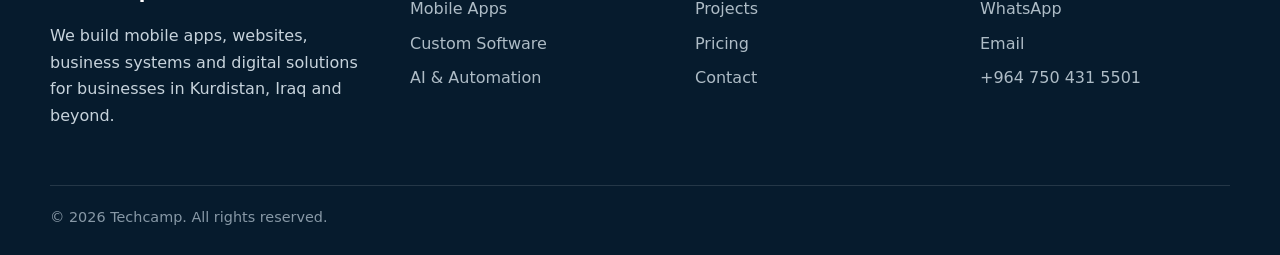
<file: contact.html>
<!doctype html>
<html lang="en">
<head>
<meta charset="utf-8">
<meta name="viewport" content="width=device-width,initial-scale=1">
<title>Contact Techcamp | Start a Website, App or Software Project</title>
<meta name="description" content="Contact Techcamp in Duhok, Iraq for website development, mobile apps, custom software, POS systems, AI automation, hosting and technical support.">
<meta name="keywords" content="Techcamp, software development, web development, mobile app development, custom software, POS systems, AI solutions, Duhok, Kurdistan, Iraq">
<meta name="robots" content="index,follow,max-image-preview:large,max-snippet:-1,max-video-preview:-1">
<meta name="author" content="Techcamp">
<meta name="theme-color" content="#0b3558">
<link rel="canonical" href="https://techcamp.club/contact.html">
<link rel="alternate" hreflang="en" href="https://techcamp.club/contact.html">
<link rel="alternate" hreflang="ku" href="https://techcamp.club/contact.html">
<link rel="alternate" hreflang="ar" href="https://techcamp.club/contact.html">
<meta property="og:type" content="website">
<meta property="og:site_name" content="Techcamp">
<meta property="og:title" content="Contact Techcamp | Start a Website, App or Software Project">
<meta property="og:description" content="Contact Techcamp in Duhok, Iraq for website development, mobile apps, custom software, POS systems, AI automation, hosting and technical support.">
<meta property="og:url" content="https://techcamp.club/contact.html">
<meta property="og:image" content="https://techcamp.club/assets/images/learning-app.jpg">
<meta name="twitter:card" content="summary_large_image">
<meta name="twitter:title" content="Contact Techcamp | Start a Website, App or Software Project">
<meta name="twitter:description" content="Contact Techcamp in Duhok, Iraq for website development, mobile apps, custom software, POS systems, AI automation, hosting and technical support.">
<meta name="twitter:image" content="https://techcamp.club/assets/images/learning-app.jpg">
<link rel="stylesheet" href="assets/css/styles.css">
<script type="application/ld+json">{"@context": "https://schema.org", "@type": "LocalBusiness", "name": "Techcamp", "url": "https://techcamp.club/", "telephone": "+9647504315501", "email": "info@techcamp.club", "address": {"@type": "PostalAddress", "addressLocality": "Duhok", "addressCountry": "IQ"}, "areaServed": ["Duhok", "Kurdistan Region", "Iraq"], "priceRange": "$$"}</script>
</head>
<body>
<a class="skip-link" href="#main">Skip to content</a>
<header class="header">
  <div class="container nav">
    <a class="logo" href="index.html" aria-label="Techcamp home"><span class="logo-mark" aria-hidden="true"></span><span>Techcamp</span></a>
    <nav class="nav-links" aria-label="Primary navigation"><a class="" href="index.html">Home</a><a class="" href="services.html">Services</a><a class="" href="projects.html">Projects</a><a class="" href="about.html">About</a><a class="" href="pricing.html">Pricing</a><a class="active" href="contact.html">Contact</a></nav>
    <div class="nav-actions">
      <!-- <select class="lang" id="language" aria-label="Language"><option value="en">EN</option><option value="ku">کوردی</option><option value="ar">العربية</option></select> -->
      <a class="btn btn-primary" href="contact.html">Let's Talk <span>→</span></a>
      <button class="mobile-toggle" aria-label="Open navigation">☰</button>
    </div>
  </div>
</header>
<main id="main">

<section class="page-hero"><div class="container"><div class="breadcrumb"><a href="index.html">Home</a> / Contact</div><span class="eyebrow">Contact Techcamp</span><h1>Have an idea? Let's build it.</h1><p class="lead">Tell us what you want to build, improve or automate. This form is static for now and is ready to connect to your backend, email service or WhatsApp workflow.</p></div></section>
<section class="section"><div class="container contact-grid">
<div><span class="eyebrow">Start a conversation</span><h2>Let's talk about your project.</h2><p>Whether you need a website, mobile app, custom software, POS system, AI automation or hosting, send us the basics and we can start from there.</p>
<div class="contact-info">
<div class="contact-item"><strong>Phone / WhatsApp</strong><a href="tel:+9647504315501">+964 750 431 5501</a></div>
<div class="contact-item"><strong>Email</strong><a href="mailto:info@techcamp.club">info@techcamp.club</a></div>
<div class="contact-item"><strong>Location</strong><span>Duhok, Kurdistan Region, Iraq</span></div>
<div class="contact-item"><strong>Instagram</strong><a href="https://www.instagram.com/techcamp2023/" target="_blank" rel="noopener">@techcamp2023</a></div>
</div></div>
<div class="card"><form class="form" id="project-form">
<div class="form-row"><label>Your name<input required name="name" autocomplete="name"></label><label>Business name<input name="business" autocomplete="organization"></label></div>
<div class="form-row"><label>Phone / WhatsApp<input required name="phone" autocomplete="tel"></label><label>Email<input type="email" name="email" autocomplete="email"></label></div>
<label>What do you need?<select name="service"><option>Website Development</option><option>Mobile App</option><option>Custom Software</option><option>POS System</option><option>AI & Automation</option><option>UI/UX Design</option><option>Domain & Hosting</option><option>Other</option></select></label>
<label>Tell us about your project<textarea name="message" placeholder="Describe your idea, business, required features or current system..."></textarea></label>
<button class="btn btn-primary" type="submit">Send Project Request →</button>
<p id="form-status" class="notice" hidden></p>
</form></div>
</div></section>

</main>
<footer class="footer">
  <div class="container">
    <div class="footer-grid">
      <div>
        <a class="logo" href="index.html"><span class="logo-mark" aria-hidden="true"></span><span>Techcamp</span></a>
        <p>We build mobile apps, websites, business systems and digital solutions for businesses in Kurdistan, Iraq and beyond.</p>
      </div>
      <div><h3>Services</h3><a href="services.html#website">Website Development</a><a href="services.html#mobile">Mobile Apps</a><a href="services.html#software">Custom Software</a><a href="services.html#ai">AI & Automation</a></div>
      <div><h3>Company</h3><a href="about.html">About</a><a href="projects.html">Projects</a><a href="pricing.html">Pricing</a><a href="contact.html">Contact</a></div>
      <div><h3>Connect</h3><a href="https://www.instagram.com/techcamp2023/" target="_blank" rel="noopener">Instagram</a><a href="https://wa.me/9647504315501" target="_blank" rel="noopener">WhatsApp</a><a href="mailto:info@techcamp.club">Email</a><a href="tel:+9647504315501">+964 750 431 5501</a></div>
    </div>
    <div class="footer-bottom"><span>© <span data-year>2026</span> Techcamp. All rights reserved.</span></div>
  </div>
</footer>
<script src="assets/js/main.js"></script>
</body>
</html>
</file>
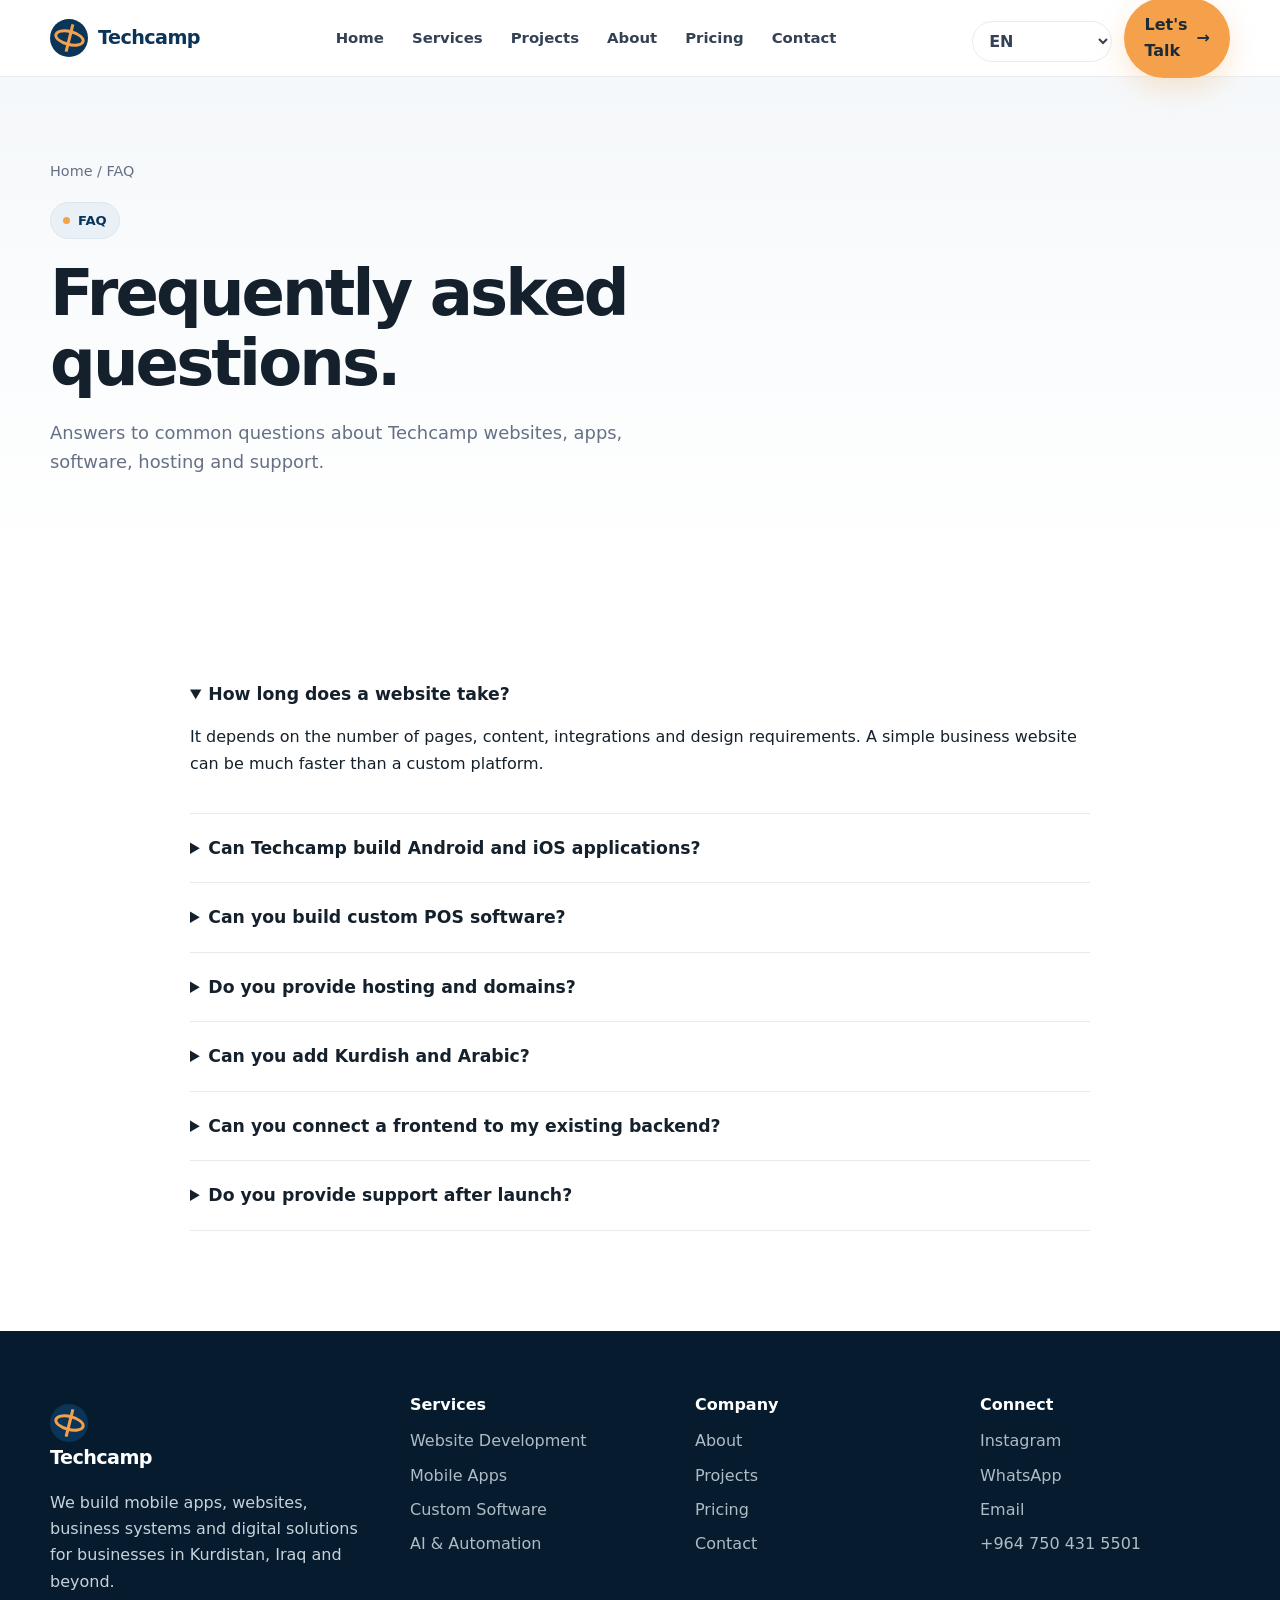
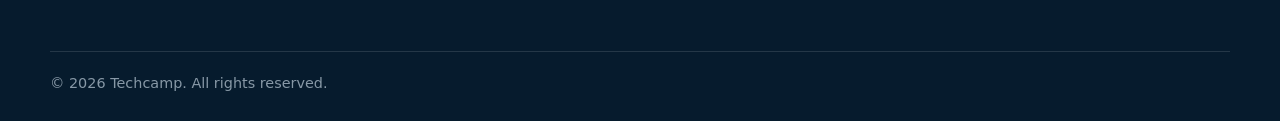
<file: faq.html>
<!doctype html>
<html lang="en">
<head>
<meta charset="utf-8">
<meta name="viewport" content="width=device-width,initial-scale=1">
<title>Techcamp FAQ | Websites, Apps, Software, Hosting & Support</title>
<meta name="description" content="Frequently asked questions about Techcamp website development, mobile apps, custom software, POS systems, hosting, AI and support.">
<meta name="keywords" content="Techcamp, software development, web development, mobile app development, custom software, POS systems, AI solutions, Duhok, Kurdistan, Iraq">
<meta name="robots" content="index,follow,max-image-preview:large,max-snippet:-1,max-video-preview:-1">
<meta name="author" content="Techcamp">
<meta name="theme-color" content="#0b3558">
<link rel="canonical" href="https://techcamp.club/faq.html">
<link rel="alternate" hreflang="en" href="https://techcamp.club/faq.html">
<link rel="alternate" hreflang="ku" href="https://techcamp.club/faq.html">
<link rel="alternate" hreflang="ar" href="https://techcamp.club/faq.html">
<meta property="og:type" content="website">
<meta property="og:site_name" content="Techcamp">
<meta property="og:title" content="Techcamp FAQ | Websites, Apps, Software, Hosting & Support">
<meta property="og:description" content="Frequently asked questions about Techcamp website development, mobile apps, custom software, POS systems, hosting, AI and support.">
<meta property="og:url" content="https://techcamp.club/faq.html">
<meta property="og:image" content="https://techcamp.club/assets/images/learning-app.jpg">
<meta name="twitter:card" content="summary_large_image">
<meta name="twitter:title" content="Techcamp FAQ | Websites, Apps, Software, Hosting & Support">
<meta name="twitter:description" content="Frequently asked questions about Techcamp website development, mobile apps, custom software, POS systems, hosting, AI and support.">
<meta name="twitter:image" content="https://techcamp.club/assets/images/learning-app.jpg">
<link rel="stylesheet" href="assets/css/styles.css">
<script type="application/ld+json">{"@context": "https://schema.org", "@type": "FAQPage", "mainEntity": [{"@type": "Question", "name": "How long does a website take?", "acceptedAnswer": {"@type": "Answer", "text": "Project time depends on the number of pages, content, integrations and design requirements."}}, {"@type": "Question", "name": "Can Techcamp build Android and iOS applications?", "acceptedAnswer": {"@type": "Answer", "text": "Yes. Techcamp can design mobile application experiences for Android, iOS or cross-platform delivery."}}, {"@type": "Question", "name": "Can you build custom POS software?", "acceptedAnswer": {"@type": "Answer", "text": "Yes. POS and business management systems are part of Techcamp's custom software offering."}}, {"@type": "Question", "name": "Do you provide hosting and domains?", "acceptedAnswer": {"@type": "Answer", "text": "Yes. Techcamp offers domain and hosting packages with technical support."}}, {"@type": "Question", "name": "Can you add Kurdish and Arabic?", "acceptedAnswer": {"@type": "Answer", "text": "Yes. Websites and applications can support multilingual content and RTL layouts."}}]}</script>
</head>
<body>
<a class="skip-link" href="#main">Skip to content</a>
<header class="header">
  <div class="container nav">
    <a class="logo" href="index.html" aria-label="Techcamp home"><span class="logo-mark" aria-hidden="true"></span><span>Techcamp</span></a>
    <nav class="nav-links" aria-label="Primary navigation"><a class="" href="index.html">Home</a><a class="" href="services.html">Services</a><a class="" href="projects.html">Projects</a><a class="" href="about.html">About</a><a class="" href="pricing.html">Pricing</a><a class="" href="contact.html">Contact</a></nav>
    <div class="nav-actions">
      <select class="lang" id="language" aria-label="Language"><option value="en">EN</option><option value="ku">کوردی</option><option value="ar">العربية</option></select>
      <a class="btn btn-primary" href="contact.html">Let's Talk <span>→</span></a>
      <button class="mobile-toggle" aria-label="Open navigation">☰</button>
    </div>
  </div>
</header>
<main id="main">

<section class="page-hero"><div class="container"><div class="breadcrumb"><a href="index.html">Home</a> / FAQ</div><span class="eyebrow">FAQ</span><h1>Frequently asked questions.</h1><p class="lead">Answers to common questions about Techcamp websites, apps, software, hosting and support.</p></div></section>
<section class="section"><div class="container faq">
<details open><summary>How long does a website take?</summary><p>It depends on the number of pages, content, integrations and design requirements. A simple business website can be much faster than a custom platform.</p></details>
<details><summary>Can Techcamp build Android and iOS applications?</summary><p>Yes. We can design mobile application experiences and structure projects for Android, iOS or cross-platform delivery.</p></details>
<details><summary>Can you build custom POS software?</summary><p>Yes. POS and business management systems are part of Techcamp's custom software offering.</p></details>
<details><summary>Do you provide hosting and domains?</summary><p>Yes. Techcamp offers domain and hosting packages with technical support. Current package details should be confirmed before purchase.</p></details>
<details><summary>Can you add Kurdish and Arabic?</summary><p>Yes. Websites and applications can be designed for multilingual content, including RTL layouts for Arabic and Kurdish content.</p></details>
<details><summary>Can you connect a frontend to my existing backend?</summary><p>Yes. The frontend can be connected later to an API, PostgreSQL, Supabase or another backend depending on the project architecture.</p></details>
<details><summary>Do you provide support after launch?</summary><p>Yes. Maintenance, fixes, updates, deployment and technical support can be included in the project or handled as an ongoing service.</p></details>
</div></section>

</main>
<footer class="footer">
  <div class="container">
    <div class="footer-grid">
      <div>
        <a class="logo" href="index.html"><span class="logo-mark" aria-hidden="true"></span><span>Techcamp</span></a>
        <p>We build mobile apps, websites, business systems and digital solutions for businesses in Kurdistan, Iraq and beyond.</p>
      </div>
      <div><h3>Services</h3><a href="services.html#website">Website Development</a><a href="services.html#mobile">Mobile Apps</a><a href="services.html#software">Custom Software</a><a href="services.html#ai">AI & Automation</a></div>
      <div><h3>Company</h3><a href="about.html">About</a><a href="projects.html">Projects</a><a href="pricing.html">Pricing</a><a href="contact.html">Contact</a></div>
      <div><h3>Connect</h3><a href="https://www.instagram.com/techcamp2023/" target="_blank" rel="noopener">Instagram</a><a href="https://wa.me/9647504315501" target="_blank" rel="noopener">WhatsApp</a><a href="mailto:info@techcamp.club">Email</a><a href="tel:+9647504315501">+964 750 431 5501</a></div>
    </div>
    <div class="footer-bottom"><span>© <span data-year>2026</span> Techcamp. All rights reserved.</span></div>
  </div>
</footer>
<script src="assets/js/main.js"></script>
</body>
</html>
</file>
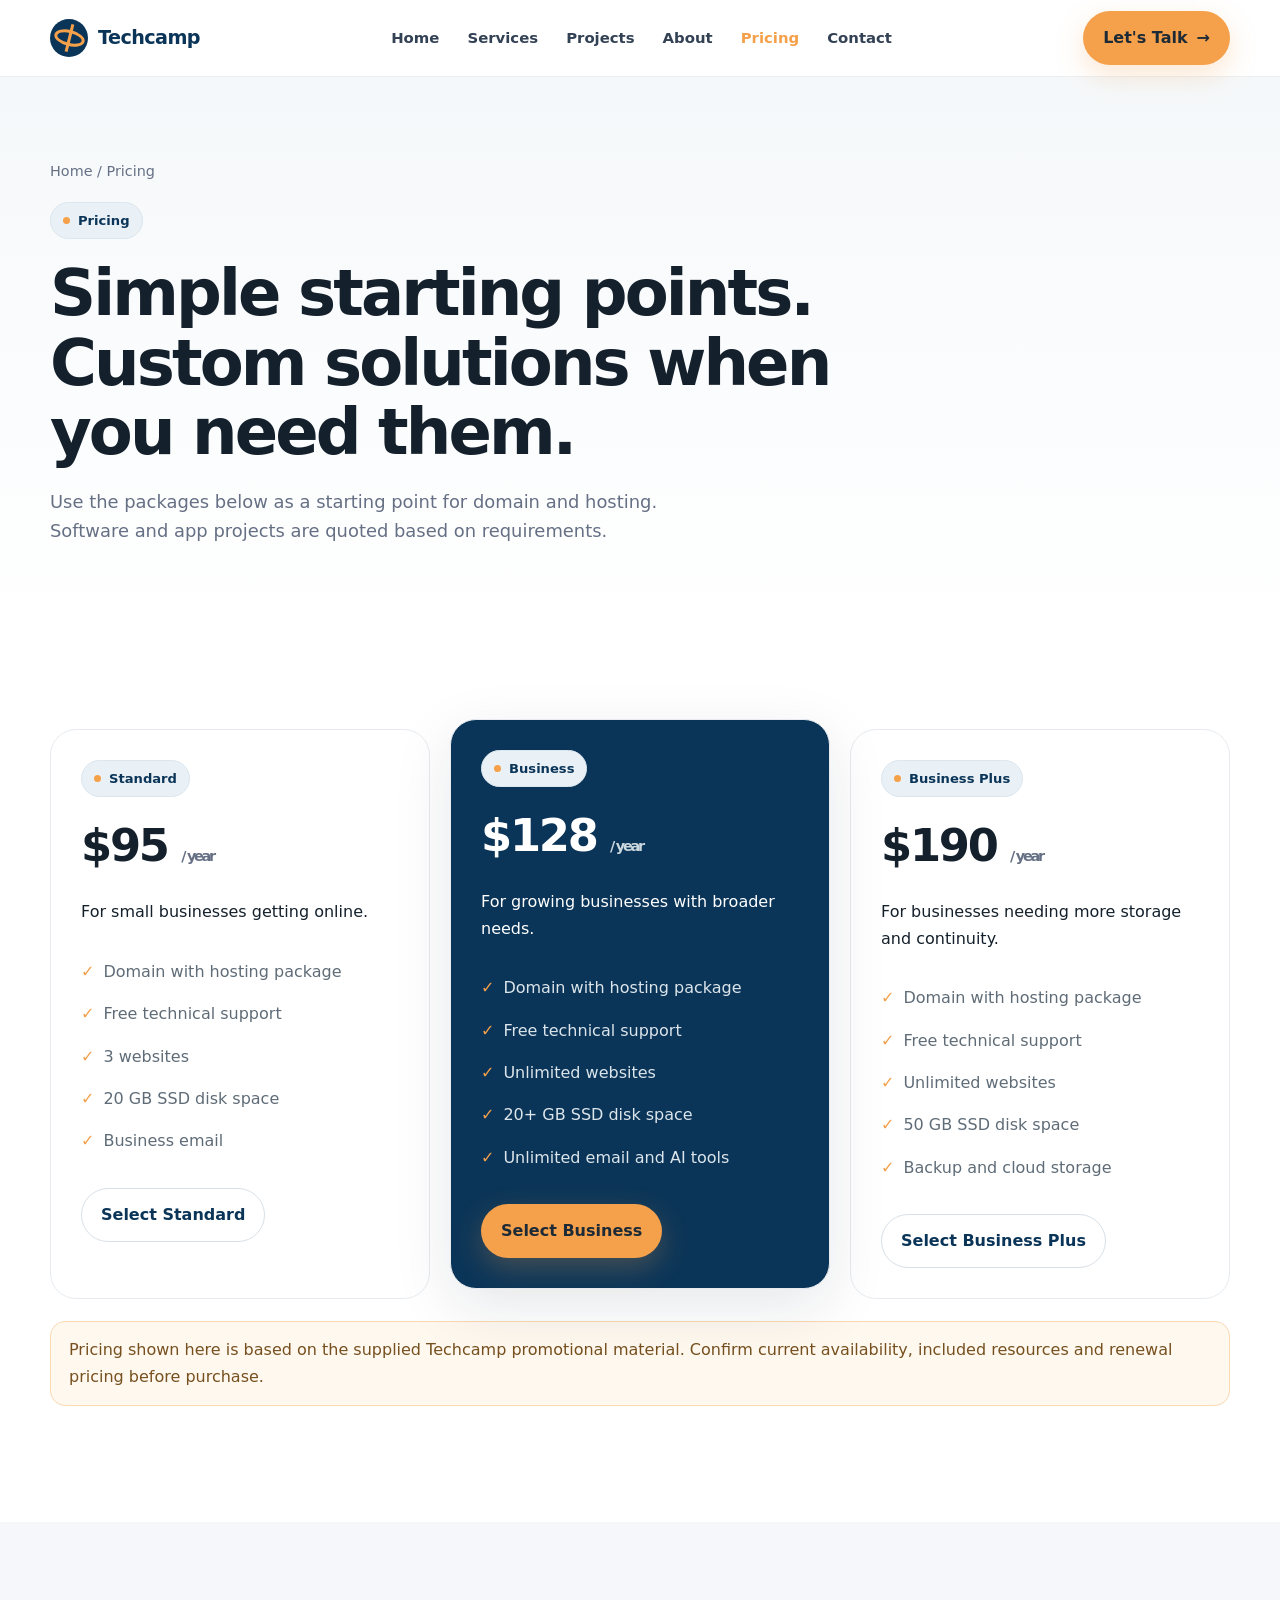
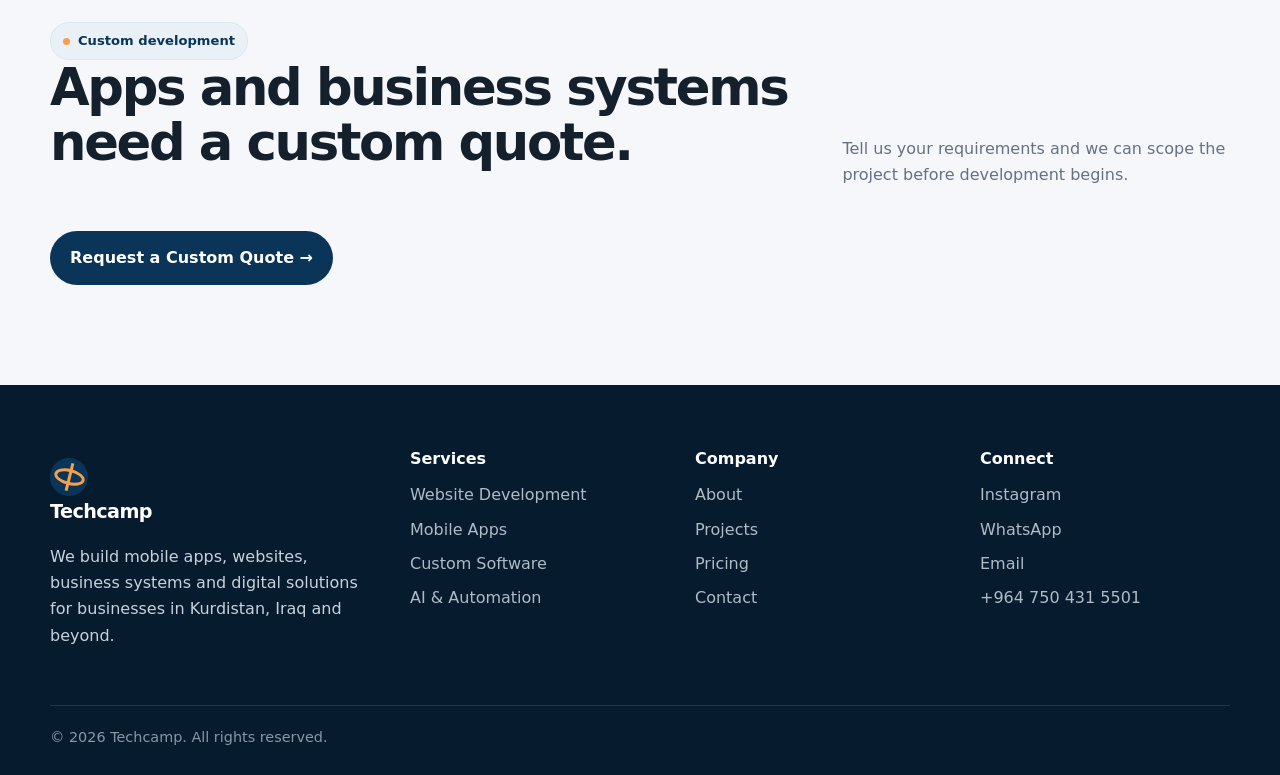
<file: pricing.html>
<!doctype html>
<html lang="en">
<head>
<meta charset="utf-8">
<meta name="viewport" content="width=device-width,initial-scale=1">
<title>Techcamp Pricing | Domain, Hosting & Custom Software</title>
<meta name="description" content="Techcamp domain and hosting packages plus custom software, mobile app and website project quotes.">
<meta name="keywords" content="Techcamp, software development, web development, mobile app development, custom software, POS systems, AI solutions, Duhok, Kurdistan, Iraq">
<meta name="robots" content="index,follow,max-image-preview:large,max-snippet:-1,max-video-preview:-1">
<meta name="author" content="Techcamp">
<meta name="theme-color" content="#0b3558">
<link rel="canonical" href="https://techcamp.club/pricing.html">
<link rel="alternate" hreflang="en" href="https://techcamp.club/pricing.html">
<link rel="alternate" hreflang="ku" href="https://techcamp.club/pricing.html">
<link rel="alternate" hreflang="ar" href="https://techcamp.club/pricing.html">
<meta property="og:type" content="website">
<meta property="og:site_name" content="Techcamp">
<meta property="og:title" content="Techcamp Pricing | Domain, Hosting & Custom Software">
<meta property="og:description" content="Techcamp domain and hosting packages plus custom software, mobile app and website project quotes.">
<meta property="og:url" content="https://techcamp.club/pricing.html">
<meta property="og:image" content="https://techcamp.club/assets/images/learning-app.jpg">
<meta name="twitter:card" content="summary_large_image">
<meta name="twitter:title" content="Techcamp Pricing | Domain, Hosting & Custom Software">
<meta name="twitter:description" content="Techcamp domain and hosting packages plus custom software, mobile app and website project quotes.">
<meta name="twitter:image" content="https://techcamp.club/assets/images/learning-app.jpg">
<link rel="stylesheet" href="assets/css/styles.css">
<script type="application/ld+json">{"@context": "https://schema.org", "@type": "LocalBusiness", "name": "Techcamp", "url": "https://techcamp.club/", "telephone": "+9647504315501", "email": "info@techcamp.club", "address": {"@type": "PostalAddress", "addressLocality": "Duhok", "addressCountry": "IQ"}, "areaServed": ["Duhok", "Kurdistan Region", "Iraq"], "priceRange": "$$"}</script>
</head>
<body>
<a class="skip-link" href="#main">Skip to content</a>
<header class="header">
  <div class="container nav">
    <a class="logo" href="index.html" aria-label="Techcamp home"><span class="logo-mark" aria-hidden="true"></span><span>Techcamp</span></a>
    <nav class="nav-links" aria-label="Primary navigation"><a class="" href="index.html">Home</a><a class="" href="services.html">Services</a><a class="" href="projects.html">Projects</a><a class="" href="about.html">About</a><a class="active" href="pricing.html">Pricing</a><a class="" href="contact.html">Contact</a></nav>
    <div class="nav-actions">
      <!-- <select class="lang" id="language" aria-label="Language"><option value="en">EN</option><option value="ku">کوردی</option><option value="ar">العربية</option></select> -->
      <a class="btn btn-primary" href="contact.html">Let's Talk <span>→</span></a>
      <button class="mobile-toggle" aria-label="Open navigation">☰</button>
    </div>
  </div>
</header>
<main id="main">

<section class="page-hero"><div class="container"><div class="breadcrumb"><a href="index.html">Home</a> / Pricing</div><span class="eyebrow">Pricing</span><h1>Simple starting points. Custom solutions when you need them.</h1><p class="lead">Use the packages below as a starting point for domain and hosting. Software and app projects are quoted based on requirements.</p></div></section>
<section class="section"><div class="container">
<div class="pricing">
<article class="price-card"><span class="eyebrow">Standard</span><div class="price">$95 <small>/ year</small></div><p>For small businesses getting online.</p><ul><li>Domain with hosting package</li><li>Free technical support</li><li>3 websites</li><li>20 GB SSD disk space</li><li>Business email</li></ul><a class="btn btn-outline" href="contact.html?plan=standard">Select Standard</a></article>
<article class="price-card featured"><span class="eyebrow">Business</span><div class="price">$128 <small>/ year</small></div><p>For growing businesses with broader needs.</p><ul><li>Domain with hosting package</li><li>Free technical support</li><li>Unlimited websites</li><li>20+ GB SSD disk space</li><li>Unlimited email and AI tools</li></ul><a class="btn btn-primary" href="contact.html?plan=business">Select Business</a></article>
<article class="price-card"><span class="eyebrow">Business Plus</span><div class="price">$190 <small>/ year</small></div><p>For businesses needing more storage and continuity.</p><ul><li>Domain with hosting package</li><li>Free technical support</li><li>Unlimited websites</li><li>50 GB SSD disk space</li><li>Backup and cloud storage</li></ul><a class="btn btn-outline" href="contact.html?plan=business-plus">Select Business Plus</a></article>
</div>
<p class="notice" style="margin-top:22px">Pricing shown here is based on the supplied Techcamp promotional material. Confirm current availability, included resources and renewal pricing before purchase.</p>
</div></section>
<section class="section section-soft"><div class="container"><div class="section-head"><div><span class="eyebrow">Custom development</span><h2>Apps and business systems need a custom quote.</h2></div><p>Tell us your requirements and we can scope the project before development begins.</p></div><a class="btn btn-dark" href="contact.html">Request a Custom Quote →</a></div></section>

</main>
<footer class="footer">
  <div class="container">
    <div class="footer-grid">
      <div>
        <a class="logo" href="index.html"><span class="logo-mark" aria-hidden="true"></span><span>Techcamp</span></a>
        <p>We build mobile apps, websites, business systems and digital solutions for businesses in Kurdistan, Iraq and beyond.</p>
      </div>
      <div><h3>Services</h3><a href="services.html#website">Website Development</a><a href="services.html#mobile">Mobile Apps</a><a href="services.html#software">Custom Software</a><a href="services.html#ai">AI & Automation</a></div>
      <div><h3>Company</h3><a href="about.html">About</a><a href="projects.html">Projects</a><a href="pricing.html">Pricing</a><a href="contact.html">Contact</a></div>
      <div><h3>Connect</h3><a href="https://www.instagram.com/techcamp2023/" target="_blank" rel="noopener">Instagram</a><a href="https://wa.me/9647504315501" target="_blank" rel="noopener">WhatsApp</a><a href="mailto:info@techcamp.club">Email</a><a href="tel:+9647504315501">+964 750 431 5501</a></div>
    </div>
    <div class="footer-bottom"><span>© <span data-year>2026</span> Techcamp. All rights reserved.</span></div>
  </div>
</footer>
<script src="assets/js/main.js"></script>
</body>
</html>
</file>
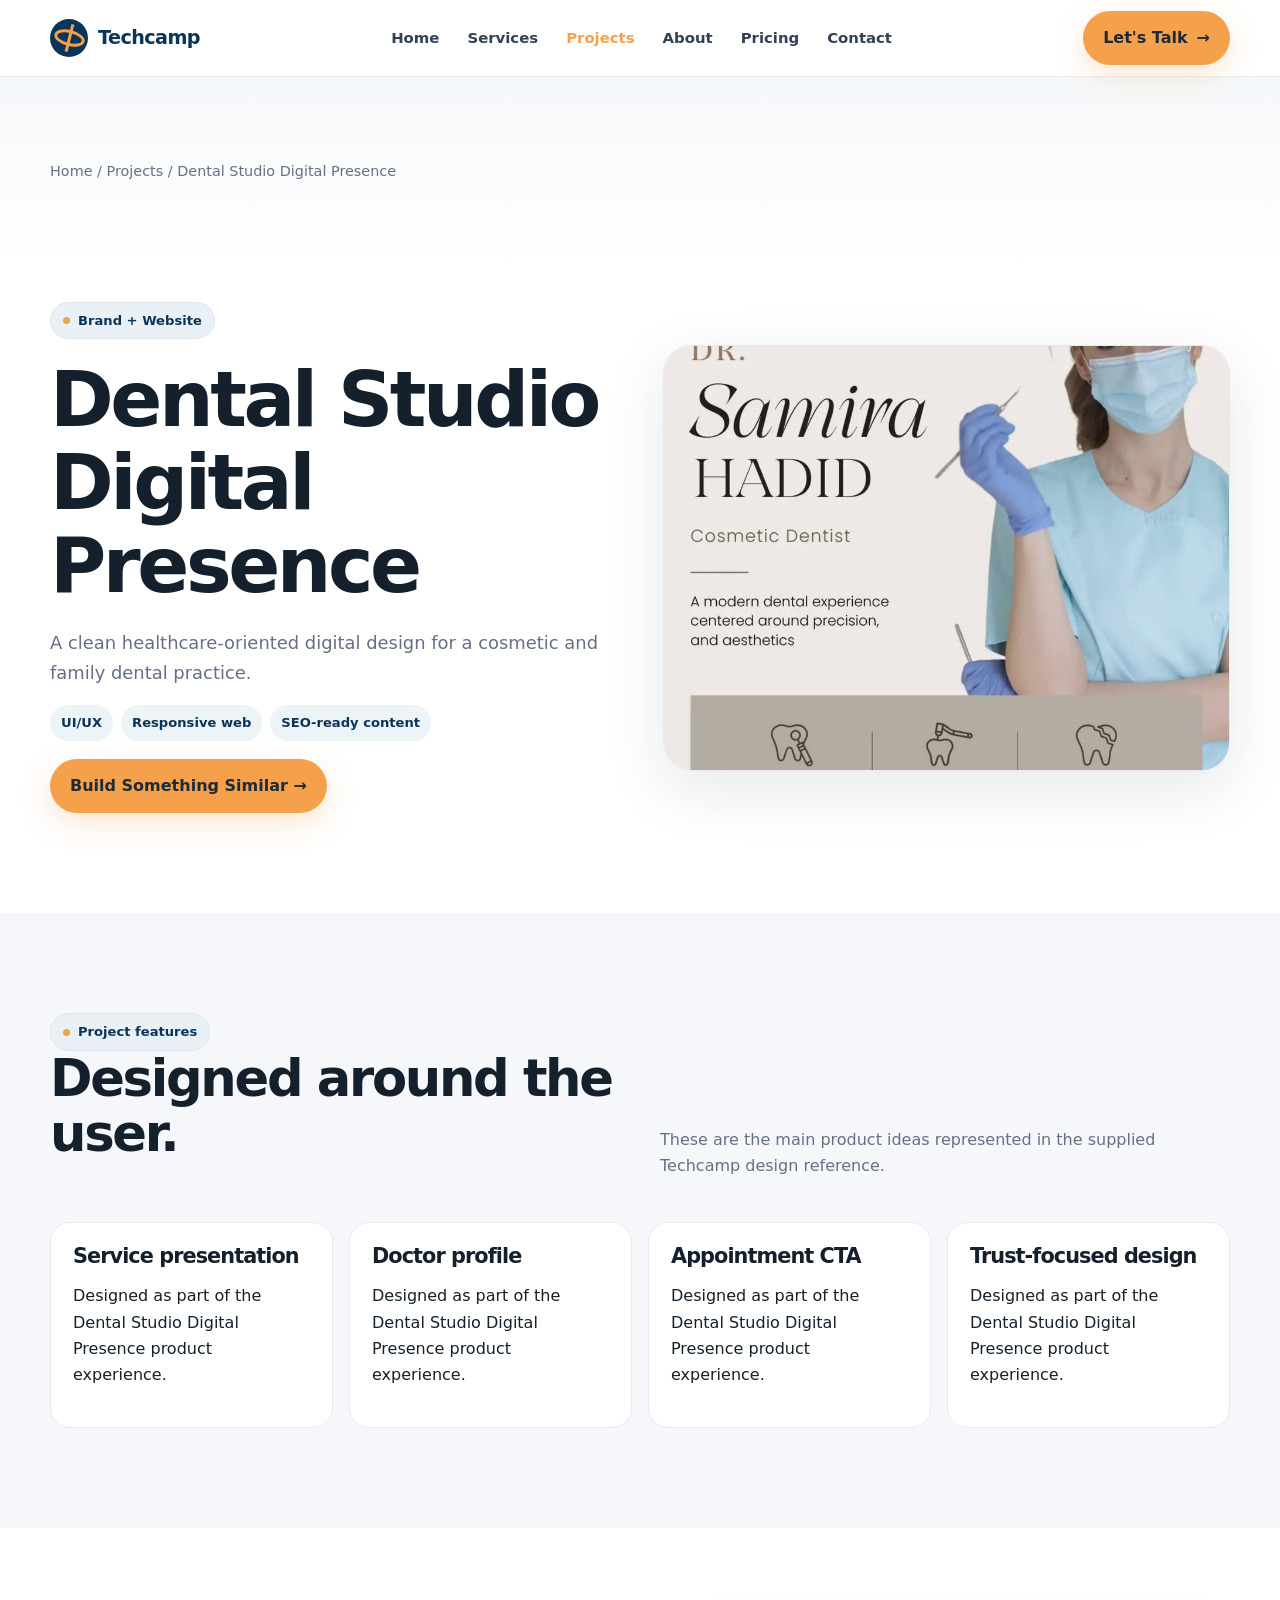
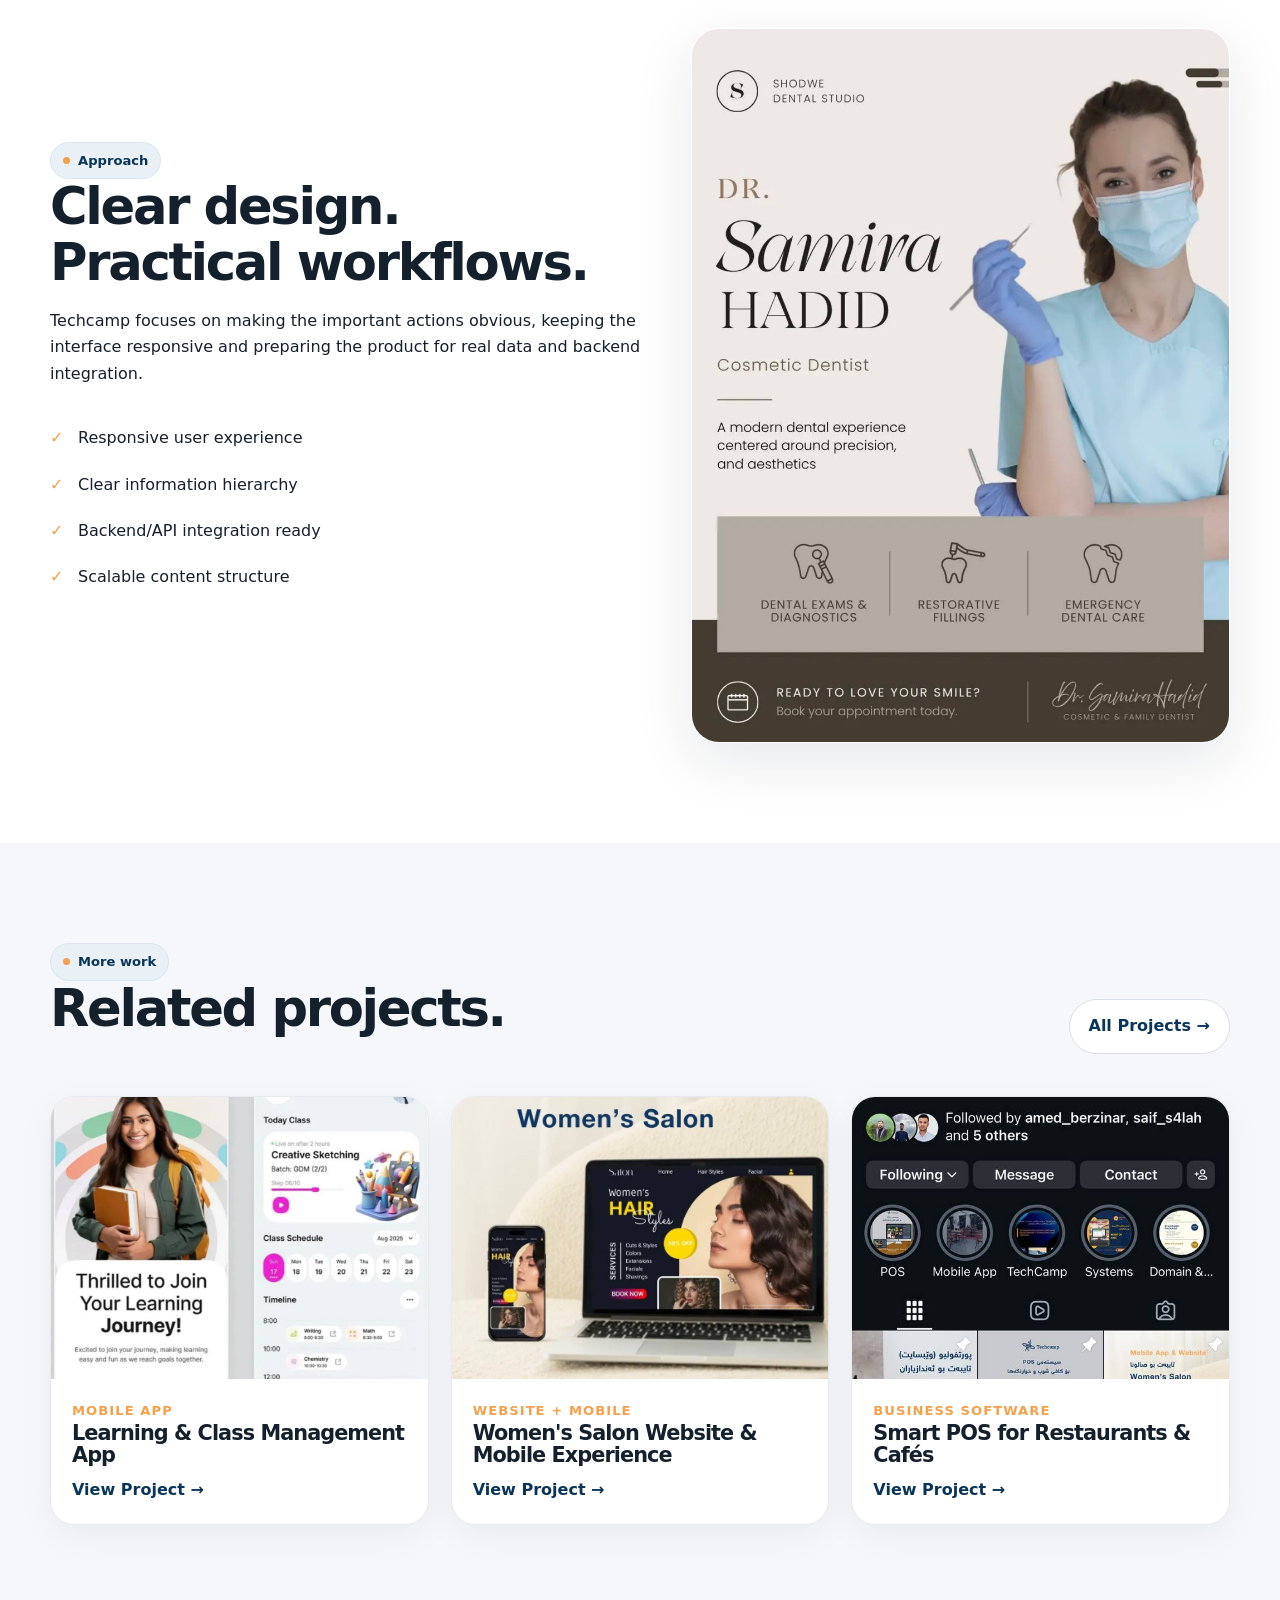
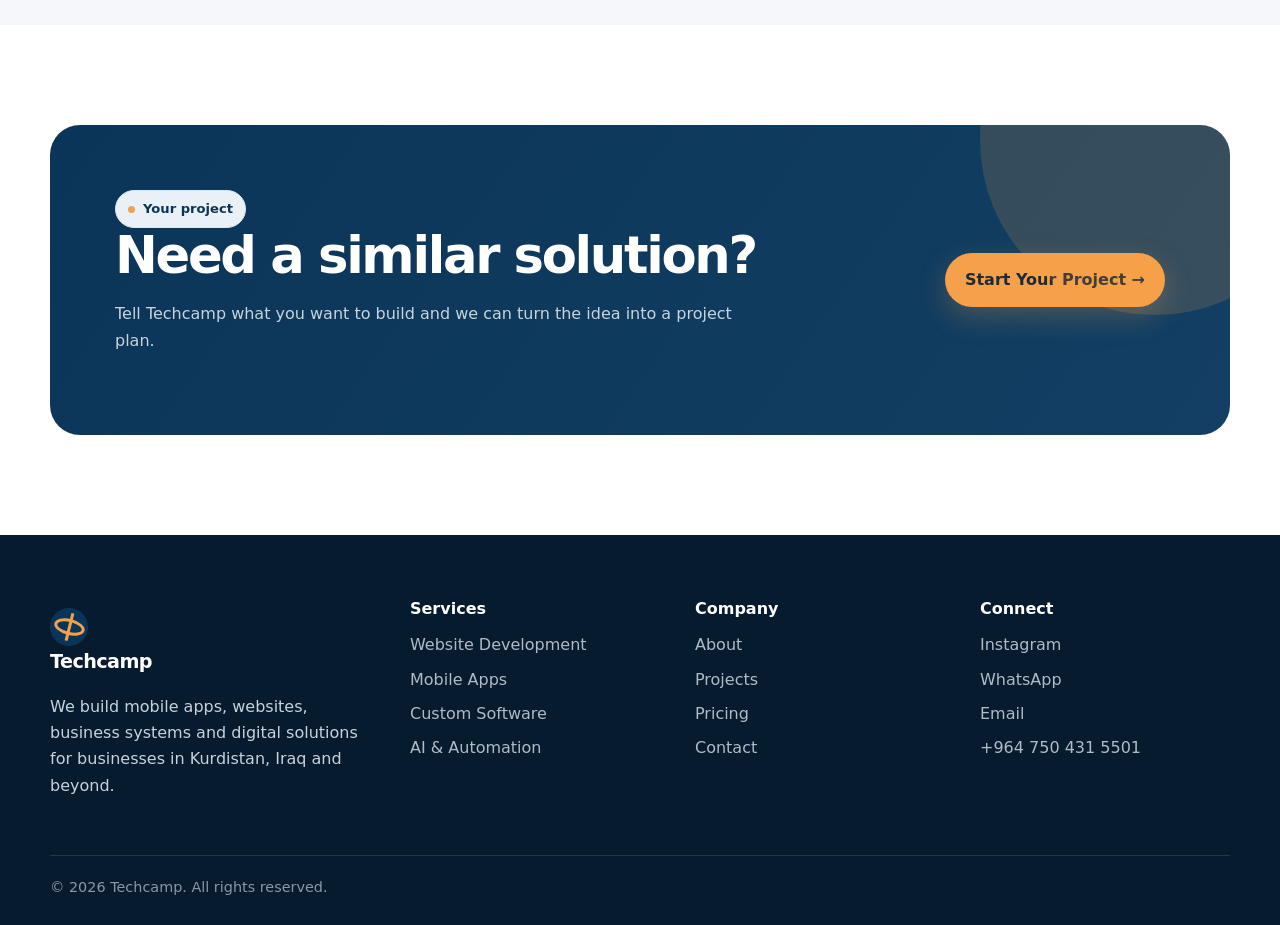
<file: project-dental-studio.html>
<!doctype html>
<html lang="en">
<head>
<meta charset="utf-8">
<meta name="viewport" content="width=device-width,initial-scale=1">
<title>Dental Studio Digital Presence | Techcamp Project</title>
<meta name="description" content="Techcamp project: A clean healthcare-oriented digital design for a cosmetic and family dental practice.">
<meta name="keywords" content="Techcamp, software development, web development, mobile app development, custom software, POS systems, AI solutions, Duhok, Kurdistan, Iraq">
<meta name="robots" content="index,follow,max-image-preview:large,max-snippet:-1,max-video-preview:-1">
<meta name="author" content="Techcamp">
<meta name="theme-color" content="#0b3558">
<link rel="canonical" href="https://techcamp.club/project-dental-studio.html">
<link rel="alternate" hreflang="en" href="https://techcamp.club/project-dental-studio.html">
<link rel="alternate" hreflang="ku" href="https://techcamp.club/project-dental-studio.html">
<link rel="alternate" hreflang="ar" href="https://techcamp.club/project-dental-studio.html">
<meta property="og:type" content="website">
<meta property="og:site_name" content="Techcamp">
<meta property="og:title" content="Dental Studio Digital Presence | Techcamp Project">
<meta property="og:description" content="Techcamp project: A clean healthcare-oriented digital design for a cosmetic and family dental practice.">
<meta property="og:url" content="https://techcamp.club/project-dental-studio.html">
<meta property="og:image" content="https://techcamp.club/assets/images/learning-app.jpg">
<meta name="twitter:card" content="summary_large_image">
<meta name="twitter:title" content="Dental Studio Digital Presence | Techcamp Project">
<meta name="twitter:description" content="Techcamp project: A clean healthcare-oriented digital design for a cosmetic and family dental practice.">
<meta name="twitter:image" content="https://techcamp.club/assets/images/learning-app.jpg">
<link rel="stylesheet" href="assets/css/styles.css">
<script type="application/ld+json">{"@context": "https://schema.org", "@type": "CreativeWork", "name": "Dental Studio Digital Presence", "description": "A clean healthcare-oriented digital design for a cosmetic and family dental practice.", "image": "https://techcamp.club/assets/images/dental-studio.jpg", "creator": {"@context": "https://schema.org", "@type": "Organization", "name": "Techcamp", "url": "https://techcamp.club/", "logo": "https://techcamp.club/assets/images/techcamp-profile.jpg", "sameAs": ["https://www.instagram.com/techcamp2023/"], "contactPoint": {"@type": "ContactPoint", "telephone": "+9647504315501", "contactType": "customer service", "areaServed": ["IQ"], "availableLanguage": ["English", "Arabic", "Kurdish"]}}}</script>
</head>
<body>
<a class="skip-link" href="#main">Skip to content</a>
<header class="header">
  <div class="container nav">
    <a class="logo" href="index.html" aria-label="Techcamp home"><span class="logo-mark" aria-hidden="true"></span><span>Techcamp</span></a>
    <nav class="nav-links" aria-label="Primary navigation"><a class="" href="index.html">Home</a><a class="" href="services.html">Services</a><a class="active" href="projects.html">Projects</a><a class="" href="about.html">About</a><a class="" href="pricing.html">Pricing</a><a class="" href="contact.html">Contact</a></nav>
    <div class="nav-actions">
      <!-- <select class="lang" id="language" aria-label="Language"><option value="en">EN</option><option value="ku">کوردی</option><option value="ar">العربية</option></select> -->
      <a class="btn btn-primary" href="contact.html">Let's Talk <span>→</span></a>
      <button class="mobile-toggle" aria-label="Open navigation">☰</button>
    </div>
  </div>
</header>
<main id="main">

<section class="page-hero"><div class="container"><div class="breadcrumb"><a href="index.html">Home</a> / <a href="projects.html">Projects</a> / Dental Studio Digital Presence</div></div></section>
<section class="section" style="padding-top:35px"><div class="container project-hero"><div><span class="eyebrow">Brand + Website</span><h1>Dental Studio Digital Presence</h1><p class="lead">A clean healthcare-oriented digital design for a cosmetic and family dental practice.</p><div class="pill-row"><span class="pill">UI/UX</span><span class="pill">Responsive web</span><span class="pill">SEO-ready content</span></div><a class="btn btn-primary" href="contact.html">Build Something Similar →</a></div><div class="project-hero-image"><img src="assets/images/dental-studio.jpg" alt="Dental Studio Digital Presence interface and visual design by Techcamp"></div></div></section>
<section class="section section-soft"><div class="container"><div class="section-head"><div><span class="eyebrow">Project features</span><h2>Designed around the user.</h2></div><p>These are the main product ideas represented in the supplied Techcamp design reference.</p></div><div class="feature-grid"><div class="feature"><h3>Service presentation</h3><p>Designed as part of the Dental Studio Digital Presence product experience.</p></div><div class="feature"><h3>Doctor profile</h3><p>Designed as part of the Dental Studio Digital Presence product experience.</p></div><div class="feature"><h3>Appointment CTA</h3><p>Designed as part of the Dental Studio Digital Presence product experience.</p></div><div class="feature"><h3>Trust-focused design</h3><p>Designed as part of the Dental Studio Digital Presence product experience.</p></div></div></div></section>
<section class="section"><div class="container case-study"><div><span class="eyebrow">Approach</span><h2>Clear design. Practical workflows.</h2><p>Techcamp focuses on making the important actions obvious, keeping the interface responsive and preparing the product for real data and backend integration.</p><ul class="case-list"><li>Responsive user experience</li><li>Clear information hierarchy</li><li>Backend/API integration ready</li><li>Scalable content structure</li></ul></div><div class="case-image"><img src="assets/images/dental-studio.jpg" alt="Detailed Dental Studio Digital Presence visual" loading="lazy"></div></div></section>
<section class="section section-soft"><div class="container"><div class="section-head"><div><span class="eyebrow">More work</span><h2>Related projects.</h2></div><a class="btn btn-outline" href="projects.html">All Projects →</a></div><div class="project-grid"><article class="project"><a href="project-learning-app.html"><div class="project-media"><img src="assets/images/learning-app.jpg" alt="Learning & Class Management App" loading="lazy"></div></a><div class="project-body"><div class="project-meta">Mobile App</div><h3>Learning & Class Management App</h3><a class="project-link" href="project-learning-app.html">View Project →</a></div></article><article class="project"><a href="project-womens-salon.html"><div class="project-media"><img src="assets/images/womens-salon.jpg" alt="Women's Salon Website & Mobile Experience" loading="lazy"></div></a><div class="project-body"><div class="project-meta">Website + Mobile</div><h3>Women's Salon Website & Mobile Experience</h3><a class="project-link" href="project-womens-salon.html">View Project →</a></div></article><article class="project"><a href="project-smart-pos.html"><div class="project-media"><img src="assets/images/techcamp-profile.jpg" alt="Smart POS for Restaurants & Cafés" loading="lazy"></div></a><div class="project-body"><div class="project-meta">Business Software</div><h3>Smart POS for Restaurants & Cafés</h3><a class="project-link" href="project-smart-pos.html">View Project →</a></div></article></div></div></section>
<section class="section"><div class="container cta"><div><span class="eyebrow">Your project</span><h2>Need a similar solution?</h2><p>Tell Techcamp what you want to build and we can turn the idea into a project plan.</p></div><a class="btn btn-primary" href="contact.html">Start Your Project →</a></div></section>

</main>
<footer class="footer">
  <div class="container">
    <div class="footer-grid">
      <div>
        <a class="logo" href="index.html"><span class="logo-mark" aria-hidden="true"></span><span>Techcamp</span></a>
        <p>We build mobile apps, websites, business systems and digital solutions for businesses in Kurdistan, Iraq and beyond.</p>
      </div>
      <div><h3>Services</h3><a href="services.html#website">Website Development</a><a href="services.html#mobile">Mobile Apps</a><a href="services.html#software">Custom Software</a><a href="services.html#ai">AI & Automation</a></div>
      <div><h3>Company</h3><a href="about.html">About</a><a href="projects.html">Projects</a><a href="pricing.html">Pricing</a><a href="contact.html">Contact</a></div>
      <div><h3>Connect</h3><a href="https://www.instagram.com/techcamp2023/" target="_blank" rel="noopener">Instagram</a><a href="https://wa.me/9647504315501" target="_blank" rel="noopener">WhatsApp</a><a href="mailto:info@techcamp.club">Email</a><a href="tel:+9647504315501">+964 750 431 5501</a></div>
    </div>
    <div class="footer-bottom"><span>© <span data-year>2026</span> Techcamp. All rights reserved.</span></div>
  </div>
</footer>
<script src="assets/js/main.js"></script>
</body>
</html>
</file>
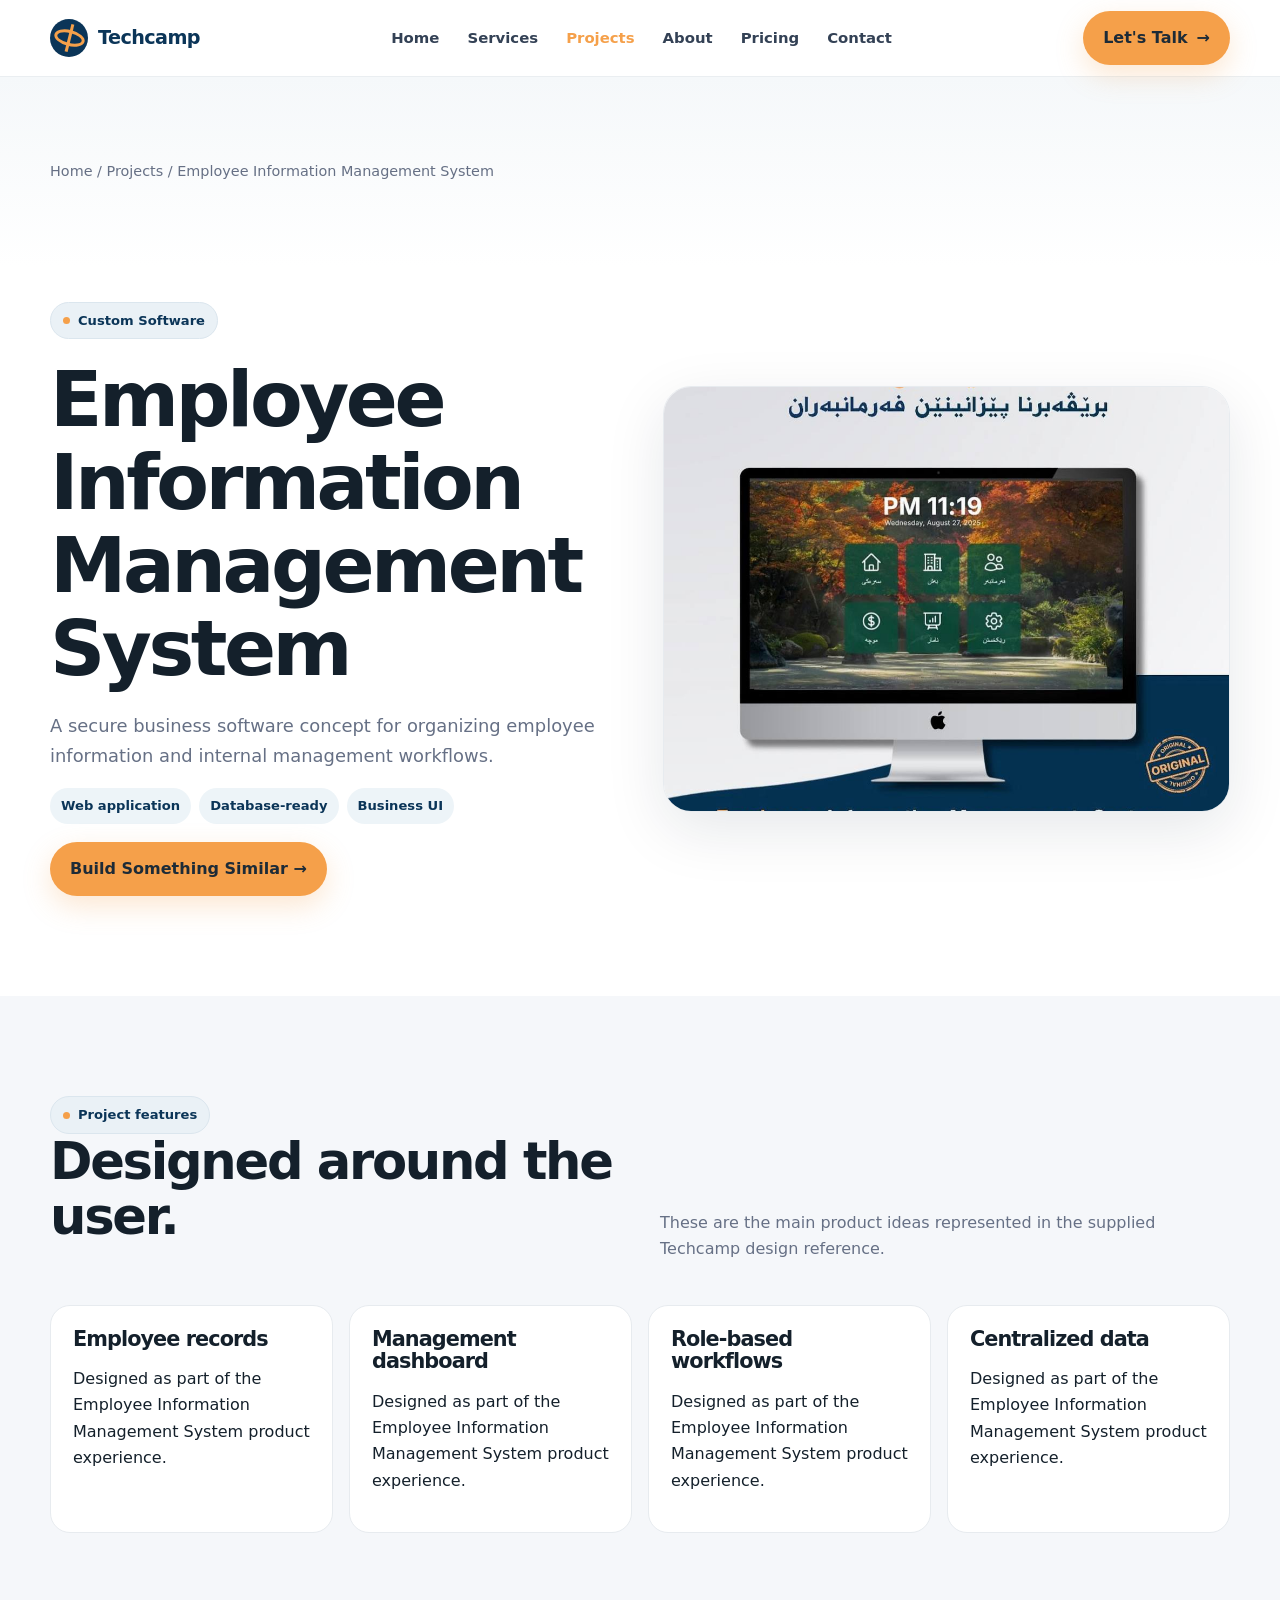
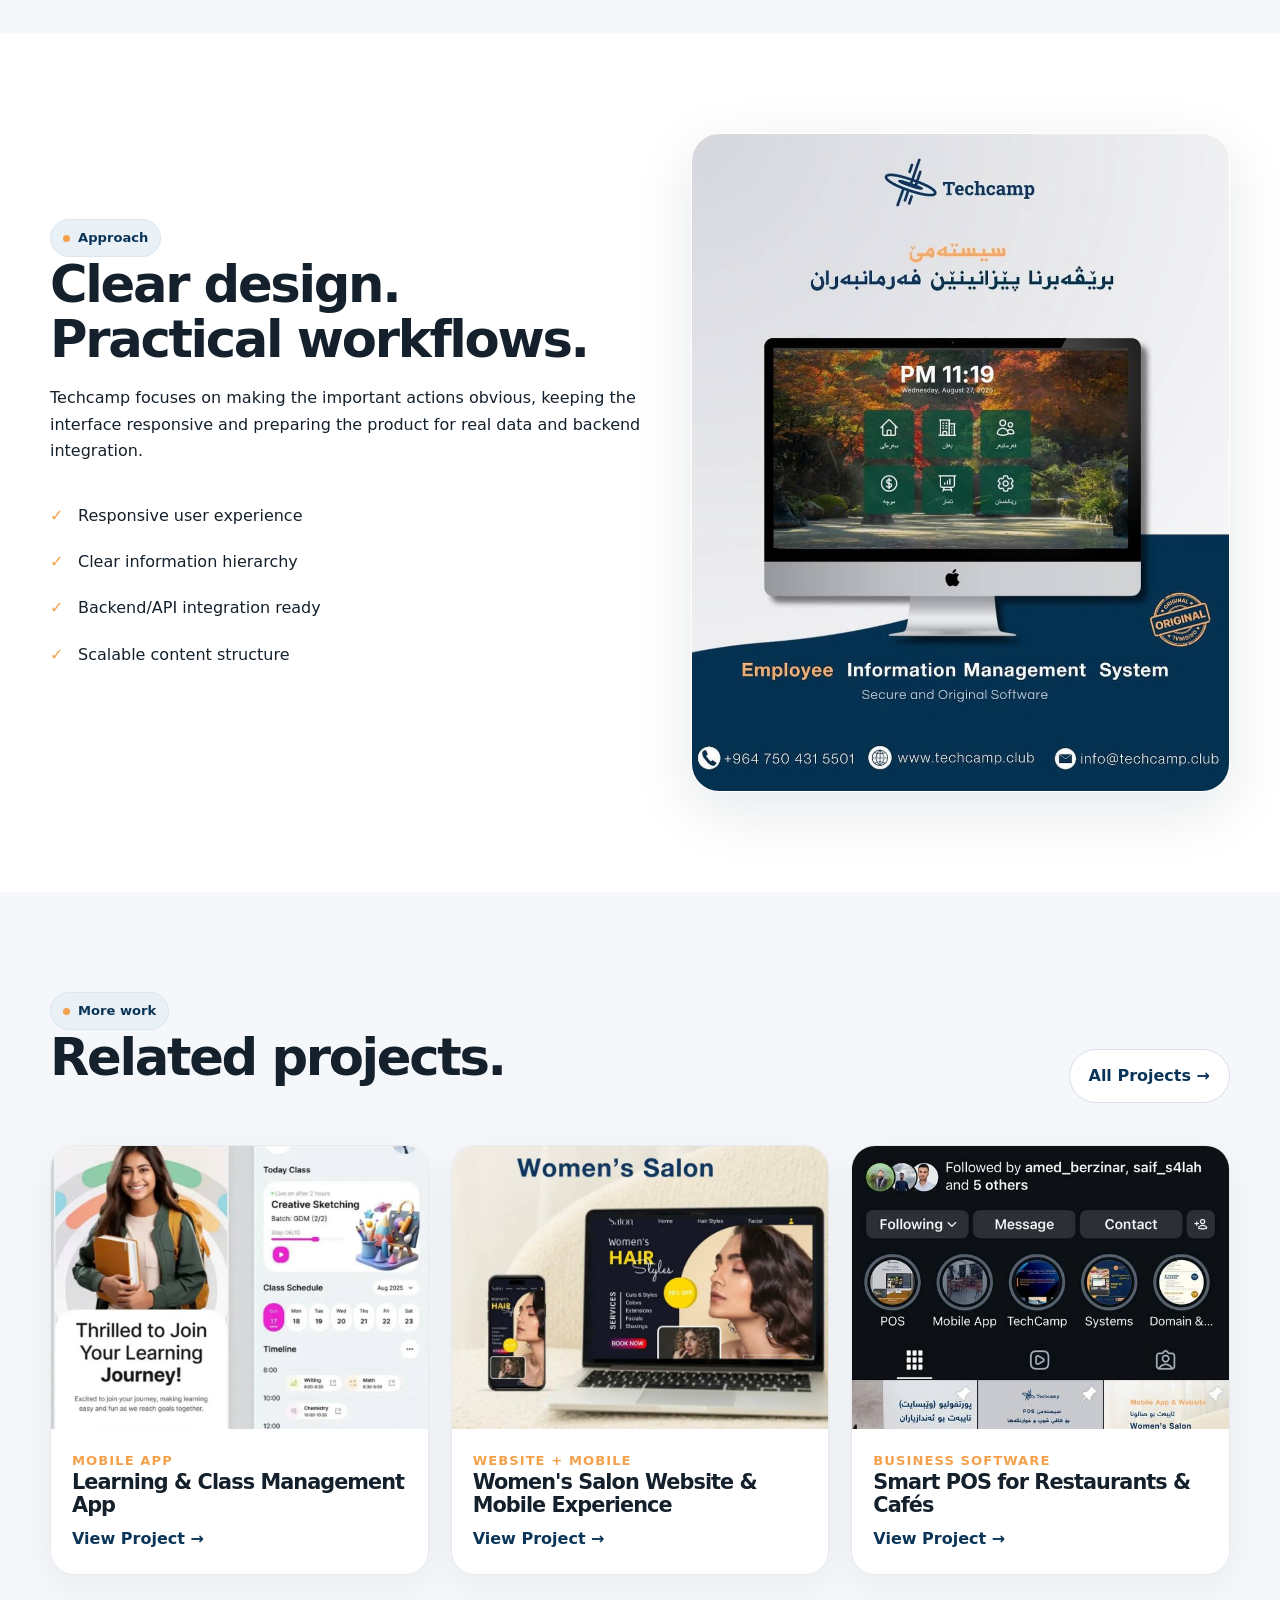
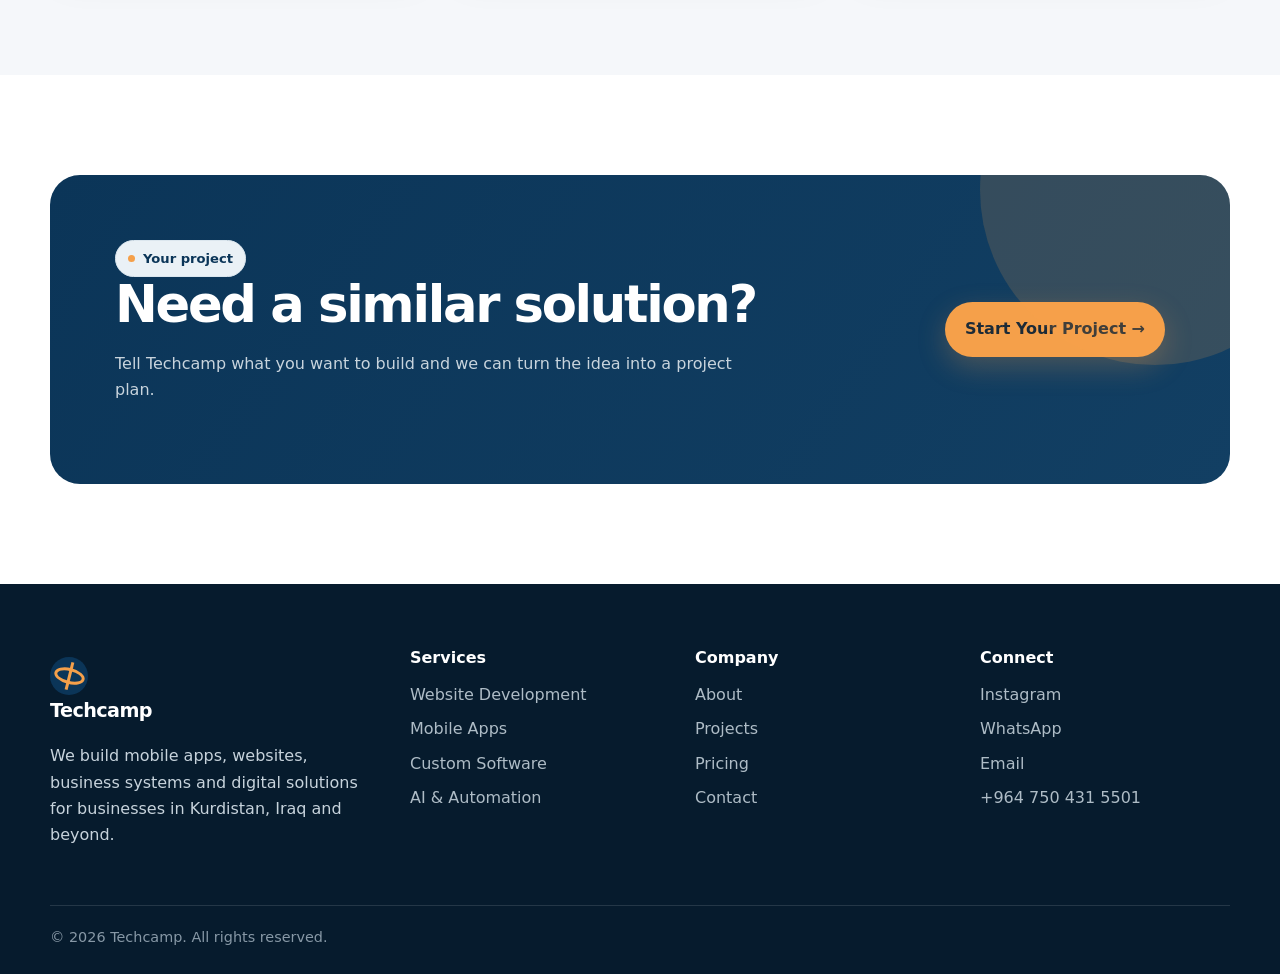
<file: project-employee-management.html>
<!doctype html>
<html lang="en">
<head>
<meta charset="utf-8">
<meta name="viewport" content="width=device-width,initial-scale=1">
<title>Employee Information Management System | Techcamp Project</title>
<meta name="description" content="Techcamp project: A secure business software concept for organizing employee information and internal management workflows.">
<meta name="keywords" content="Techcamp, software development, web development, mobile app development, custom software, POS systems, AI solutions, Duhok, Kurdistan, Iraq">
<meta name="robots" content="index,follow,max-image-preview:large,max-snippet:-1,max-video-preview:-1">
<meta name="author" content="Techcamp">
<meta name="theme-color" content="#0b3558">
<link rel="canonical" href="https://techcamp.club/project-employee-management.html">
<link rel="alternate" hreflang="en" href="https://techcamp.club/project-employee-management.html">
<link rel="alternate" hreflang="ku" href="https://techcamp.club/project-employee-management.html">
<link rel="alternate" hreflang="ar" href="https://techcamp.club/project-employee-management.html">
<meta property="og:type" content="website">
<meta property="og:site_name" content="Techcamp">
<meta property="og:title" content="Employee Information Management System | Techcamp Project">
<meta property="og:description" content="Techcamp project: A secure business software concept for organizing employee information and internal management workflows.">
<meta property="og:url" content="https://techcamp.club/project-employee-management.html">
<meta property="og:image" content="https://techcamp.club/assets/images/learning-app.jpg">
<meta name="twitter:card" content="summary_large_image">
<meta name="twitter:title" content="Employee Information Management System | Techcamp Project">
<meta name="twitter:description" content="Techcamp project: A secure business software concept for organizing employee information and internal management workflows.">
<meta name="twitter:image" content="https://techcamp.club/assets/images/learning-app.jpg">
<link rel="stylesheet" href="assets/css/styles.css">
<script type="application/ld+json">{"@context": "https://schema.org", "@type": "CreativeWork", "name": "Employee Information Management System", "description": "A secure business software concept for organizing employee information and internal management workflows.", "image": "https://techcamp.club/assets/images/employee-system.jpg", "creator": {"@context": "https://schema.org", "@type": "Organization", "name": "Techcamp", "url": "https://techcamp.club/", "logo": "https://techcamp.club/assets/images/techcamp-profile.jpg", "sameAs": ["https://www.instagram.com/techcamp2023/"], "contactPoint": {"@type": "ContactPoint", "telephone": "+9647504315501", "contactType": "customer service", "areaServed": ["IQ"], "availableLanguage": ["English", "Arabic", "Kurdish"]}}}</script>
</head>
<body>
<a class="skip-link" href="#main">Skip to content</a>
<header class="header">
  <div class="container nav">
    <a class="logo" href="index.html" aria-label="Techcamp home"><span class="logo-mark" aria-hidden="true"></span><span>Techcamp</span></a>
    <nav class="nav-links" aria-label="Primary navigation"><a class="" href="index.html">Home</a><a class="" href="services.html">Services</a><a class="active" href="projects.html">Projects</a><a class="" href="about.html">About</a><a class="" href="pricing.html">Pricing</a><a class="" href="contact.html">Contact</a></nav>
    <div class="nav-actions">
      <!-- <select class="lang" id="language" aria-label="Language"><option value="en">EN</option><option value="ku">کوردی</option><option value="ar">العربية</option></select> -->
      <a class="btn btn-primary" href="contact.html">Let's Talk <span>→</span></a>
      <button class="mobile-toggle" aria-label="Open navigation">☰</button>
    </div>
  </div>
</header>
<main id="main">

<section class="page-hero"><div class="container"><div class="breadcrumb"><a href="index.html">Home</a> / <a href="projects.html">Projects</a> / Employee Information Management System</div></div></section>
<section class="section" style="padding-top:35px"><div class="container project-hero"><div><span class="eyebrow">Custom Software</span><h1>Employee Information Management System</h1><p class="lead">A secure business software concept for organizing employee information and internal management workflows.</p><div class="pill-row"><span class="pill">Web application</span><span class="pill">Database-ready</span><span class="pill">Business UI</span></div><a class="btn btn-primary" href="contact.html">Build Something Similar →</a></div><div class="project-hero-image"><img src="assets/images/employee-system.jpg" alt="Employee Information Management System interface and visual design by Techcamp"></div></div></section>
<section class="section section-soft"><div class="container"><div class="section-head"><div><span class="eyebrow">Project features</span><h2>Designed around the user.</h2></div><p>These are the main product ideas represented in the supplied Techcamp design reference.</p></div><div class="feature-grid"><div class="feature"><h3>Employee records</h3><p>Designed as part of the Employee Information Management System product experience.</p></div><div class="feature"><h3>Management dashboard</h3><p>Designed as part of the Employee Information Management System product experience.</p></div><div class="feature"><h3>Role-based workflows</h3><p>Designed as part of the Employee Information Management System product experience.</p></div><div class="feature"><h3>Centralized data</h3><p>Designed as part of the Employee Information Management System product experience.</p></div></div></div></section>
<section class="section"><div class="container case-study"><div><span class="eyebrow">Approach</span><h2>Clear design. Practical workflows.</h2><p>Techcamp focuses on making the important actions obvious, keeping the interface responsive and preparing the product for real data and backend integration.</p><ul class="case-list"><li>Responsive user experience</li><li>Clear information hierarchy</li><li>Backend/API integration ready</li><li>Scalable content structure</li></ul></div><div class="case-image"><img src="assets/images/employee-system.jpg" alt="Detailed Employee Information Management System visual" loading="lazy"></div></div></section>
<section class="section section-soft"><div class="container"><div class="section-head"><div><span class="eyebrow">More work</span><h2>Related projects.</h2></div><a class="btn btn-outline" href="projects.html">All Projects →</a></div><div class="project-grid"><article class="project"><a href="project-learning-app.html"><div class="project-media"><img src="assets/images/learning-app.jpg" alt="Learning & Class Management App" loading="lazy"></div></a><div class="project-body"><div class="project-meta">Mobile App</div><h3>Learning & Class Management App</h3><a class="project-link" href="project-learning-app.html">View Project →</a></div></article><article class="project"><a href="project-womens-salon.html"><div class="project-media"><img src="assets/images/womens-salon.jpg" alt="Women's Salon Website & Mobile Experience" loading="lazy"></div></a><div class="project-body"><div class="project-meta">Website + Mobile</div><h3>Women's Salon Website & Mobile Experience</h3><a class="project-link" href="project-womens-salon.html">View Project →</a></div></article><article class="project"><a href="project-smart-pos.html"><div class="project-media"><img src="assets/images/techcamp-profile.jpg" alt="Smart POS for Restaurants & Cafés" loading="lazy"></div></a><div class="project-body"><div class="project-meta">Business Software</div><h3>Smart POS for Restaurants & Cafés</h3><a class="project-link" href="project-smart-pos.html">View Project →</a></div></article></div></div></section>
<section class="section"><div class="container cta"><div><span class="eyebrow">Your project</span><h2>Need a similar solution?</h2><p>Tell Techcamp what you want to build and we can turn the idea into a project plan.</p></div><a class="btn btn-primary" href="contact.html">Start Your Project →</a></div></section>

</main>
<footer class="footer">
  <div class="container">
    <div class="footer-grid">
      <div>
        <a class="logo" href="index.html"><span class="logo-mark" aria-hidden="true"></span><span>Techcamp</span></a>
        <p>We build mobile apps, websites, business systems and digital solutions for businesses in Kurdistan, Iraq and beyond.</p>
      </div>
      <div><h3>Services</h3><a href="services.html#website">Website Development</a><a href="services.html#mobile">Mobile Apps</a><a href="services.html#software">Custom Software</a><a href="services.html#ai">AI & Automation</a></div>
      <div><h3>Company</h3><a href="about.html">About</a><a href="projects.html">Projects</a><a href="pricing.html">Pricing</a><a href="contact.html">Contact</a></div>
      <div><h3>Connect</h3><a href="https://www.instagram.com/techcamp2023/" target="_blank" rel="noopener">Instagram</a><a href="https://wa.me/9647504315501" target="_blank" rel="noopener">WhatsApp</a><a href="mailto:info@techcamp.club">Email</a><a href="tel:+9647504315501">+964 750 431 5501</a></div>
    </div>
    <div class="footer-bottom"><span>© <span data-year>2026</span> Techcamp. All rights reserved.</span></div>
  </div>
</footer>
<script src="assets/js/main.js"></script>
</body>
</html>
</file>
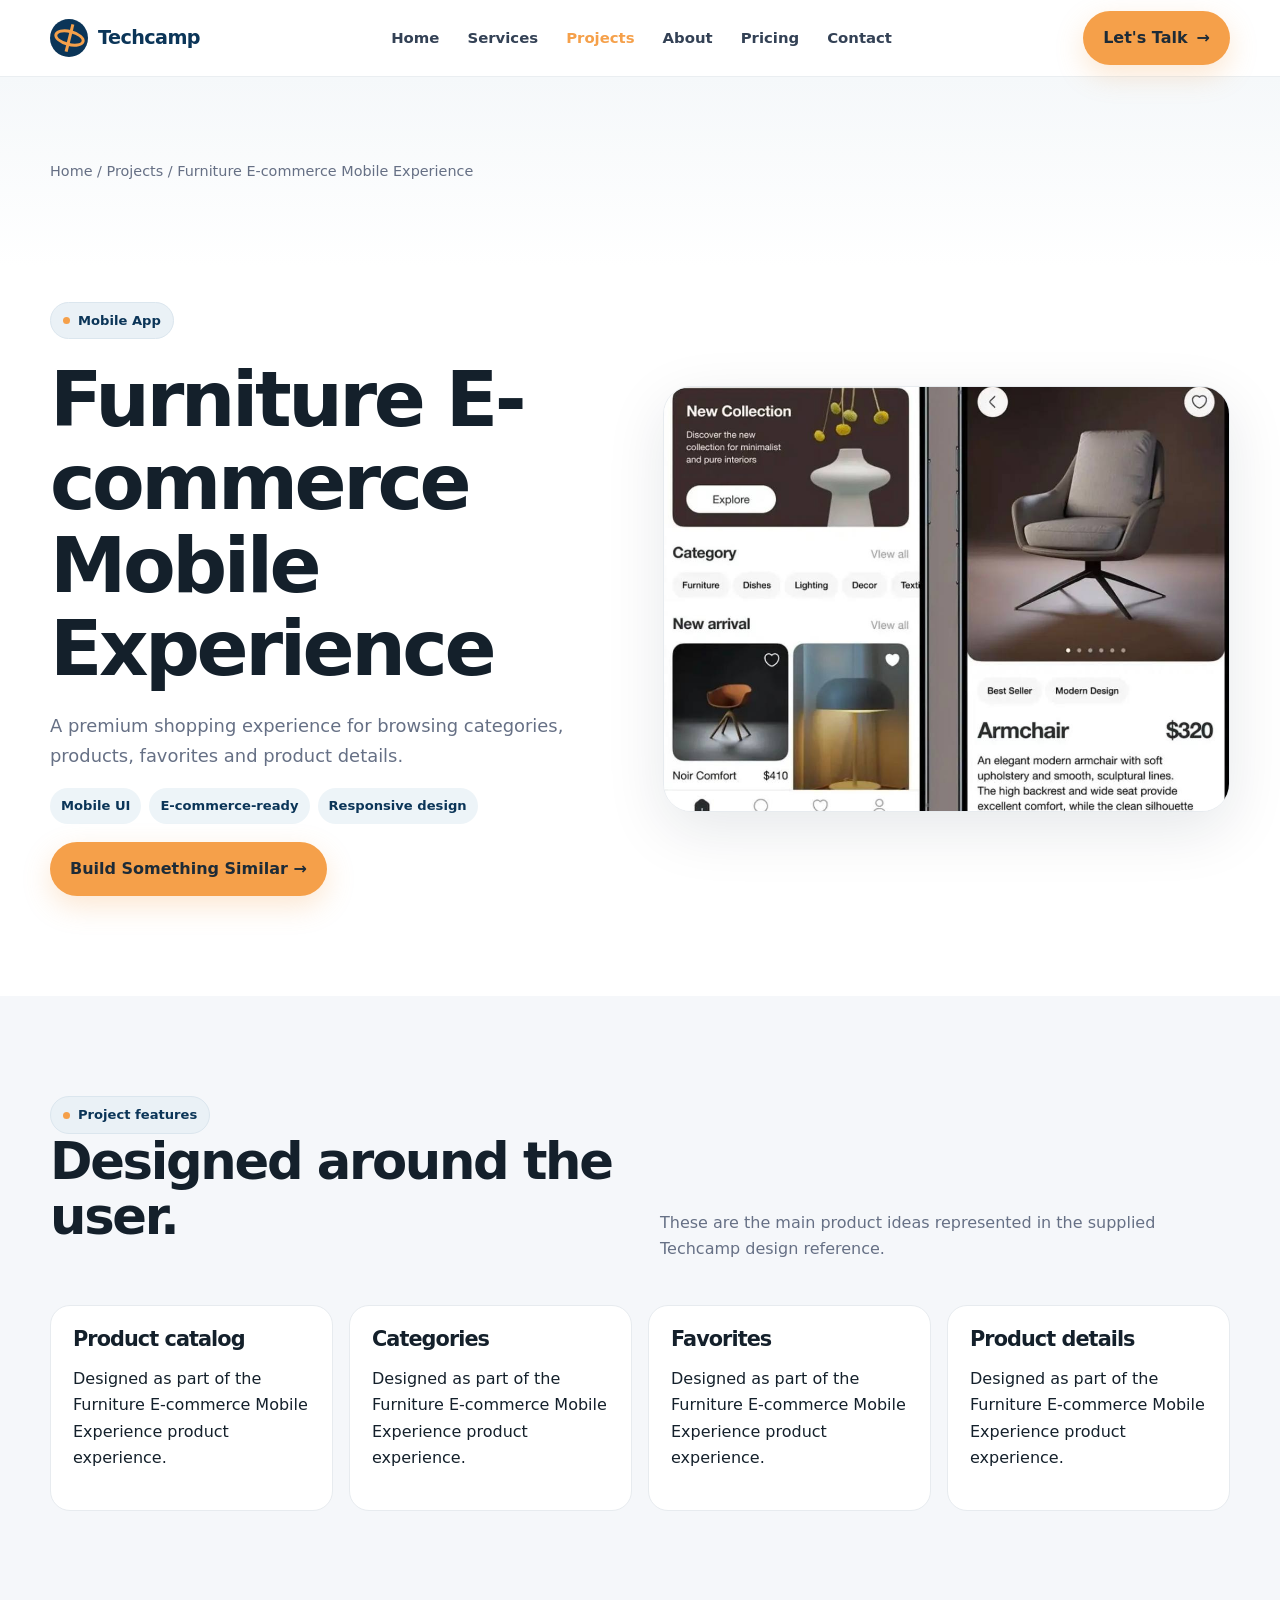
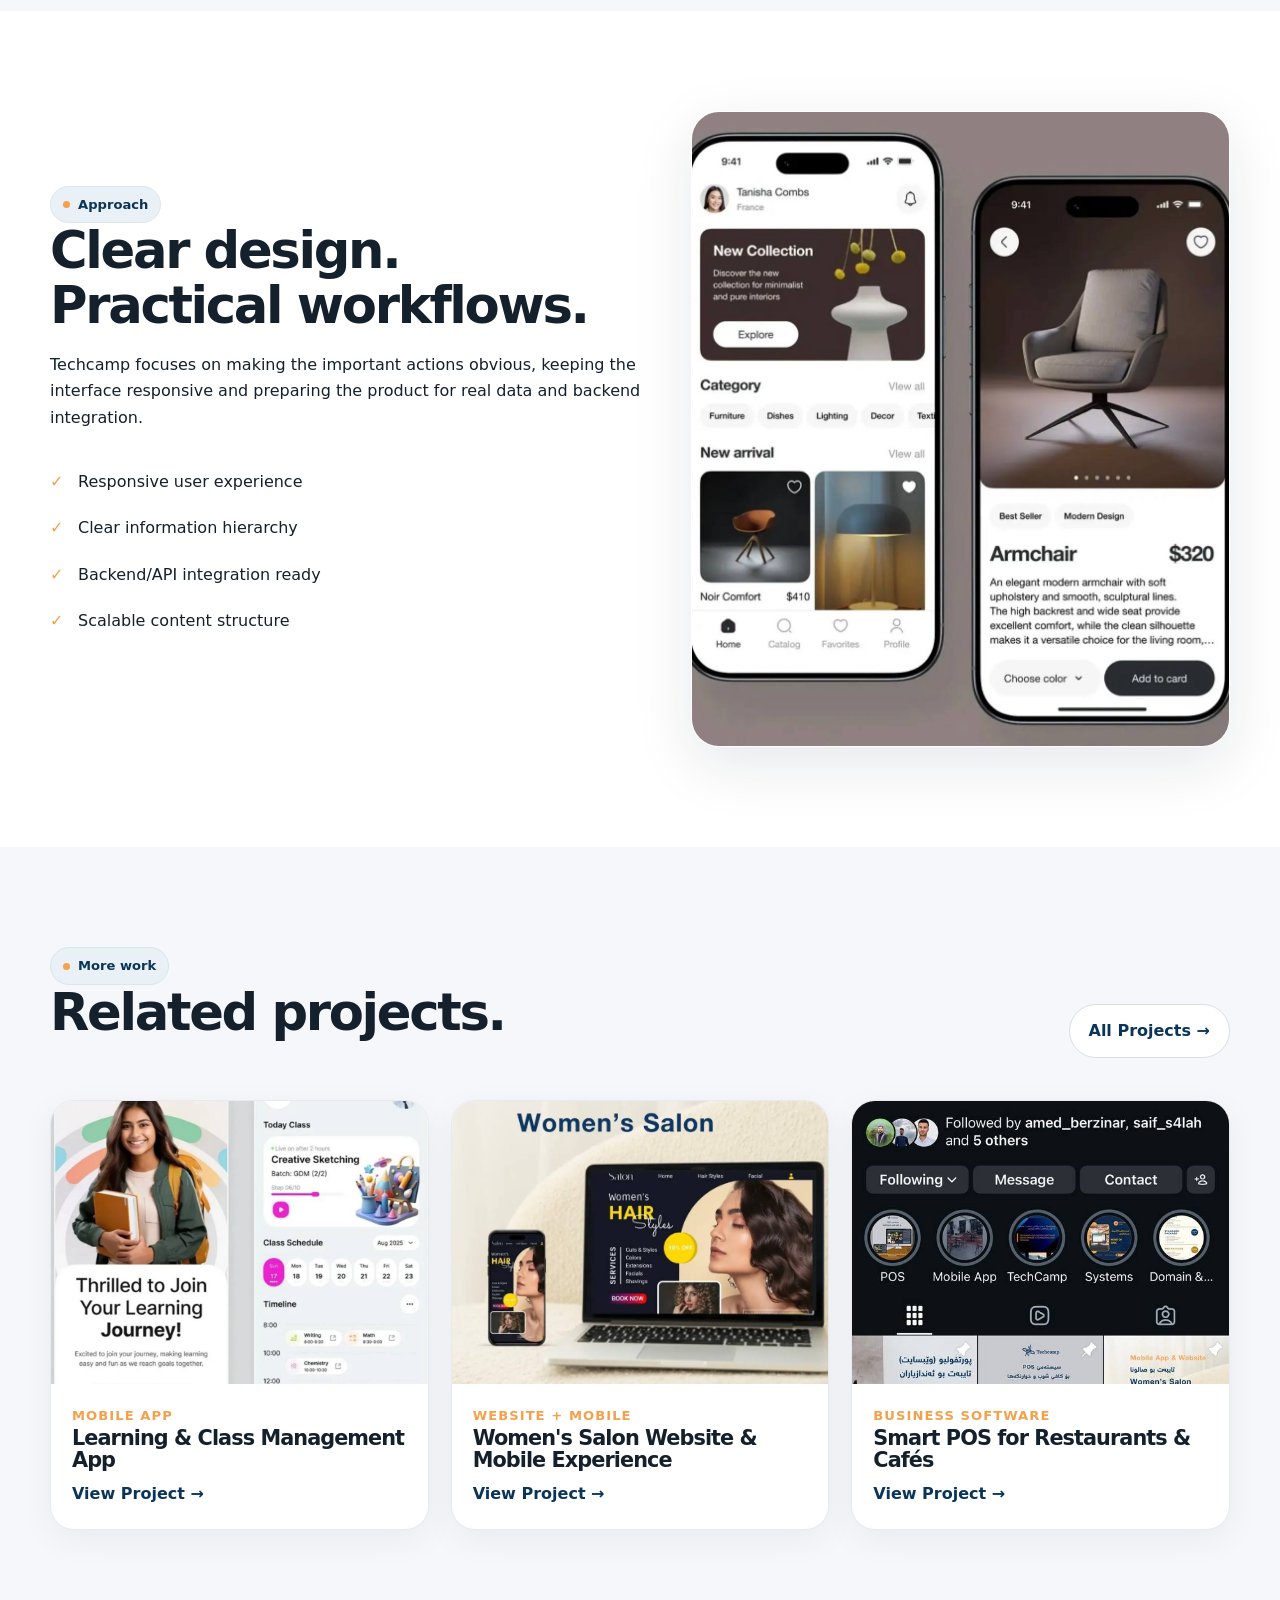
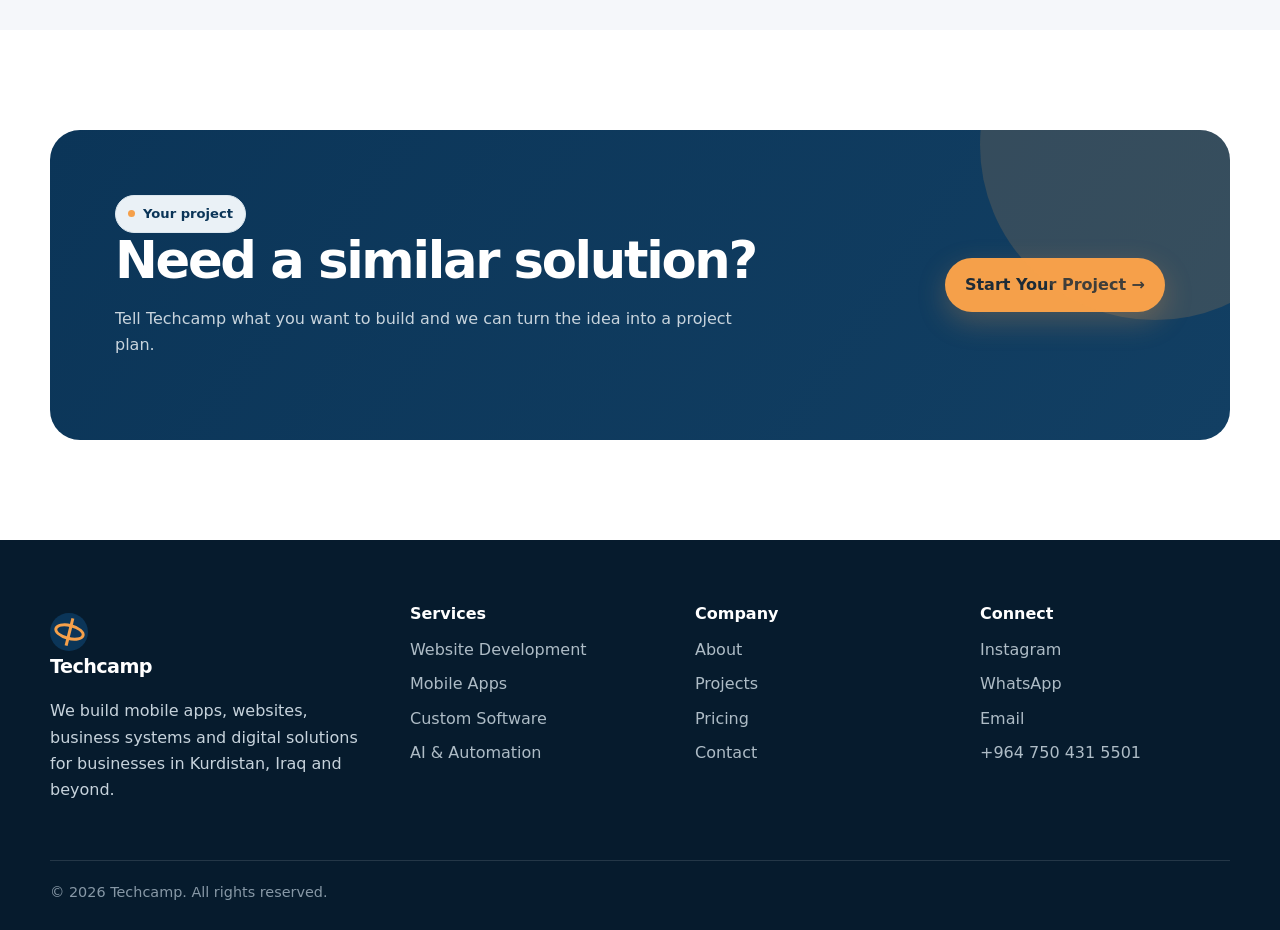
<file: project-furniture-app.html>
<!doctype html>
<html lang="en">
<head>
<meta charset="utf-8">
<meta name="viewport" content="width=device-width,initial-scale=1">
<title>Furniture E-commerce Mobile Experience | Techcamp Project</title>
<meta name="description" content="Techcamp project: A premium shopping experience for browsing categories, products, favorites and product details.">
<meta name="keywords" content="Techcamp, software development, web development, mobile app development, custom software, POS systems, AI solutions, Duhok, Kurdistan, Iraq">
<meta name="robots" content="index,follow,max-image-preview:large,max-snippet:-1,max-video-preview:-1">
<meta name="author" content="Techcamp">
<meta name="theme-color" content="#0b3558">
<link rel="canonical" href="https://techcamp.club/project-furniture-app.html">
<link rel="alternate" hreflang="en" href="https://techcamp.club/project-furniture-app.html">
<link rel="alternate" hreflang="ku" href="https://techcamp.club/project-furniture-app.html">
<link rel="alternate" hreflang="ar" href="https://techcamp.club/project-furniture-app.html">
<meta property="og:type" content="website">
<meta property="og:site_name" content="Techcamp">
<meta property="og:title" content="Furniture E-commerce Mobile Experience | Techcamp Project">
<meta property="og:description" content="Techcamp project: A premium shopping experience for browsing categories, products, favorites and product details.">
<meta property="og:url" content="https://techcamp.club/project-furniture-app.html">
<meta property="og:image" content="https://techcamp.club/assets/images/learning-app.jpg">
<meta name="twitter:card" content="summary_large_image">
<meta name="twitter:title" content="Furniture E-commerce Mobile Experience | Techcamp Project">
<meta name="twitter:description" content="Techcamp project: A premium shopping experience for browsing categories, products, favorites and product details.">
<meta name="twitter:image" content="https://techcamp.club/assets/images/learning-app.jpg">
<link rel="stylesheet" href="assets/css/styles.css">
<script type="application/ld+json">{"@context": "https://schema.org", "@type": "CreativeWork", "name": "Furniture E-commerce Mobile Experience", "description": "A premium shopping experience for browsing categories, products, favorites and product details.", "image": "https://techcamp.club/assets/images/furniture-app.jpg", "creator": {"@context": "https://schema.org", "@type": "Organization", "name": "Techcamp", "url": "https://techcamp.club/", "logo": "https://techcamp.club/assets/images/techcamp-profile.jpg", "sameAs": ["https://www.instagram.com/techcamp2023/"], "contactPoint": {"@type": "ContactPoint", "telephone": "+9647504315501", "contactType": "customer service", "areaServed": ["IQ"], "availableLanguage": ["English", "Arabic", "Kurdish"]}}}</script>
</head>
<body>
<a class="skip-link" href="#main">Skip to content</a>
<header class="header">
  <div class="container nav">
    <a class="logo" href="index.html" aria-label="Techcamp home"><span class="logo-mark" aria-hidden="true"></span><span>Techcamp</span></a>
    <nav class="nav-links" aria-label="Primary navigation"><a class="" href="index.html">Home</a><a class="" href="services.html">Services</a><a class="active" href="projects.html">Projects</a><a class="" href="about.html">About</a><a class="" href="pricing.html">Pricing</a><a class="" href="contact.html">Contact</a></nav>
    <div class="nav-actions">
      <!-- <select class="lang" id="language" aria-label="Language"><option value="en">EN</option><option value="ku">کوردی</option><option value="ar">العربية</option></select> -->
      <a class="btn btn-primary" href="contact.html">Let's Talk <span>→</span></a>
      <button class="mobile-toggle" aria-label="Open navigation">☰</button>
    </div>
  </div>
</header>
<main id="main">

<section class="page-hero"><div class="container"><div class="breadcrumb"><a href="index.html">Home</a> / <a href="projects.html">Projects</a> / Furniture E-commerce Mobile Experience</div></div></section>
<section class="section" style="padding-top:35px"><div class="container project-hero"><div><span class="eyebrow">Mobile App</span><h1>Furniture E-commerce Mobile Experience</h1><p class="lead">A premium shopping experience for browsing categories, products, favorites and product details.</p><div class="pill-row"><span class="pill">Mobile UI</span><span class="pill">E-commerce-ready</span><span class="pill">Responsive design</span></div><a class="btn btn-primary" href="contact.html">Build Something Similar →</a></div><div class="project-hero-image"><img src="assets/images/furniture-app.jpg" alt="Furniture E-commerce Mobile Experience interface and visual design by Techcamp"></div></div></section>
<section class="section section-soft"><div class="container"><div class="section-head"><div><span class="eyebrow">Project features</span><h2>Designed around the user.</h2></div><p>These are the main product ideas represented in the supplied Techcamp design reference.</p></div><div class="feature-grid"><div class="feature"><h3>Product catalog</h3><p>Designed as part of the Furniture E-commerce Mobile Experience product experience.</p></div><div class="feature"><h3>Categories</h3><p>Designed as part of the Furniture E-commerce Mobile Experience product experience.</p></div><div class="feature"><h3>Favorites</h3><p>Designed as part of the Furniture E-commerce Mobile Experience product experience.</p></div><div class="feature"><h3>Product details</h3><p>Designed as part of the Furniture E-commerce Mobile Experience product experience.</p></div></div></div></section>
<section class="section"><div class="container case-study"><div><span class="eyebrow">Approach</span><h2>Clear design. Practical workflows.</h2><p>Techcamp focuses on making the important actions obvious, keeping the interface responsive and preparing the product for real data and backend integration.</p><ul class="case-list"><li>Responsive user experience</li><li>Clear information hierarchy</li><li>Backend/API integration ready</li><li>Scalable content structure</li></ul></div><div class="case-image"><img src="assets/images/furniture-app.jpg" alt="Detailed Furniture E-commerce Mobile Experience visual" loading="lazy"></div></div></section>
<section class="section section-soft"><div class="container"><div class="section-head"><div><span class="eyebrow">More work</span><h2>Related projects.</h2></div><a class="btn btn-outline" href="projects.html">All Projects →</a></div><div class="project-grid"><article class="project"><a href="project-learning-app.html"><div class="project-media"><img src="assets/images/learning-app.jpg" alt="Learning & Class Management App" loading="lazy"></div></a><div class="project-body"><div class="project-meta">Mobile App</div><h3>Learning & Class Management App</h3><a class="project-link" href="project-learning-app.html">View Project →</a></div></article><article class="project"><a href="project-womens-salon.html"><div class="project-media"><img src="assets/images/womens-salon.jpg" alt="Women's Salon Website & Mobile Experience" loading="lazy"></div></a><div class="project-body"><div class="project-meta">Website + Mobile</div><h3>Women's Salon Website & Mobile Experience</h3><a class="project-link" href="project-womens-salon.html">View Project →</a></div></article><article class="project"><a href="project-smart-pos.html"><div class="project-media"><img src="assets/images/techcamp-profile.jpg" alt="Smart POS for Restaurants & Cafés" loading="lazy"></div></a><div class="project-body"><div class="project-meta">Business Software</div><h3>Smart POS for Restaurants & Cafés</h3><a class="project-link" href="project-smart-pos.html">View Project →</a></div></article></div></div></section>
<section class="section"><div class="container cta"><div><span class="eyebrow">Your project</span><h2>Need a similar solution?</h2><p>Tell Techcamp what you want to build and we can turn the idea into a project plan.</p></div><a class="btn btn-primary" href="contact.html">Start Your Project →</a></div></section>

</main>
<footer class="footer">
  <div class="container">
    <div class="footer-grid">
      <div>
        <a class="logo" href="index.html"><span class="logo-mark" aria-hidden="true"></span><span>Techcamp</span></a>
        <p>We build mobile apps, websites, business systems and digital solutions for businesses in Kurdistan, Iraq and beyond.</p>
      </div>
      <div><h3>Services</h3><a href="services.html#website">Website Development</a><a href="services.html#mobile">Mobile Apps</a><a href="services.html#software">Custom Software</a><a href="services.html#ai">AI & Automation</a></div>
      <div><h3>Company</h3><a href="about.html">About</a><a href="projects.html">Projects</a><a href="pricing.html">Pricing</a><a href="contact.html">Contact</a></div>
      <div><h3>Connect</h3><a href="https://www.instagram.com/techcamp2023/" target="_blank" rel="noopener">Instagram</a><a href="https://wa.me/9647504315501" target="_blank" rel="noopener">WhatsApp</a><a href="mailto:info@techcamp.club">Email</a><a href="tel:+9647504315501">+964 750 431 5501</a></div>
    </div>
    <div class="footer-bottom"><span>© <span data-year>2026</span> Techcamp. All rights reserved.</span></div>
  </div>
</footer>
<script src="assets/js/main.js"></script>
</body>
</html>
</file>
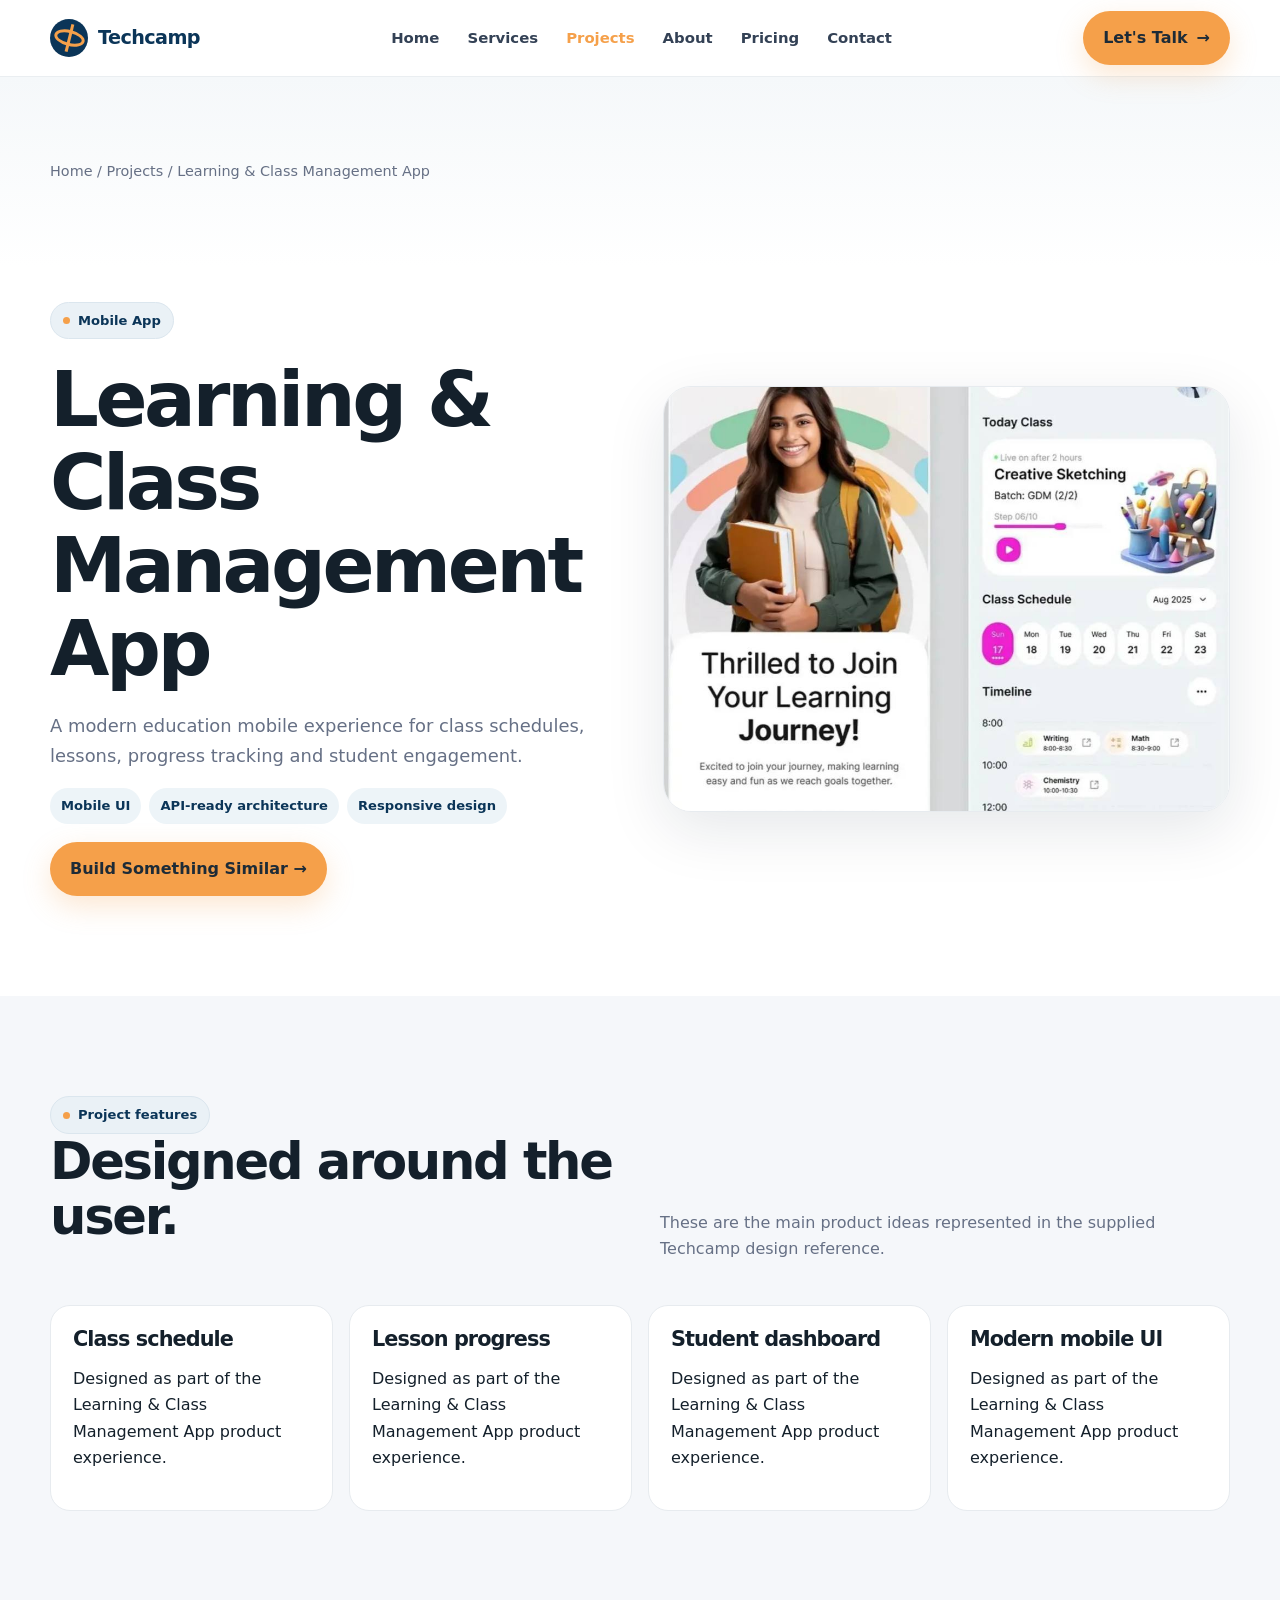
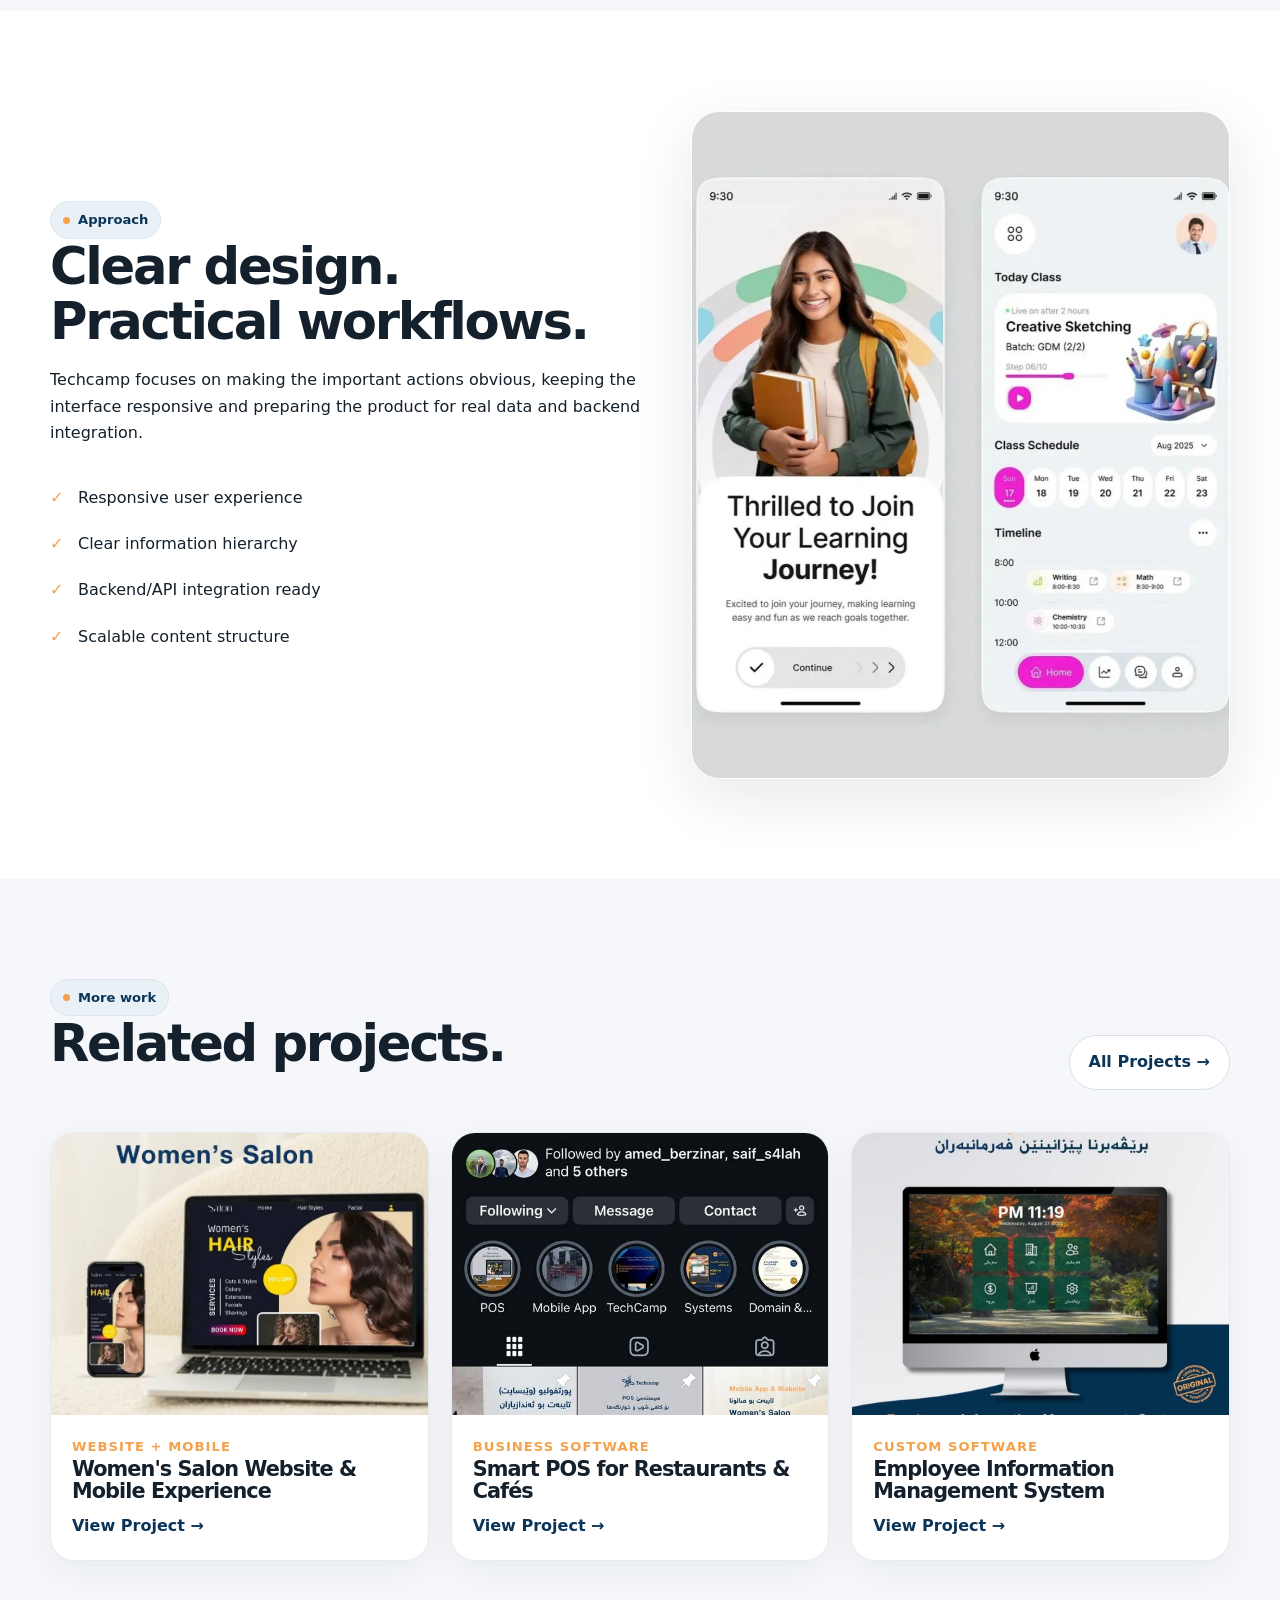
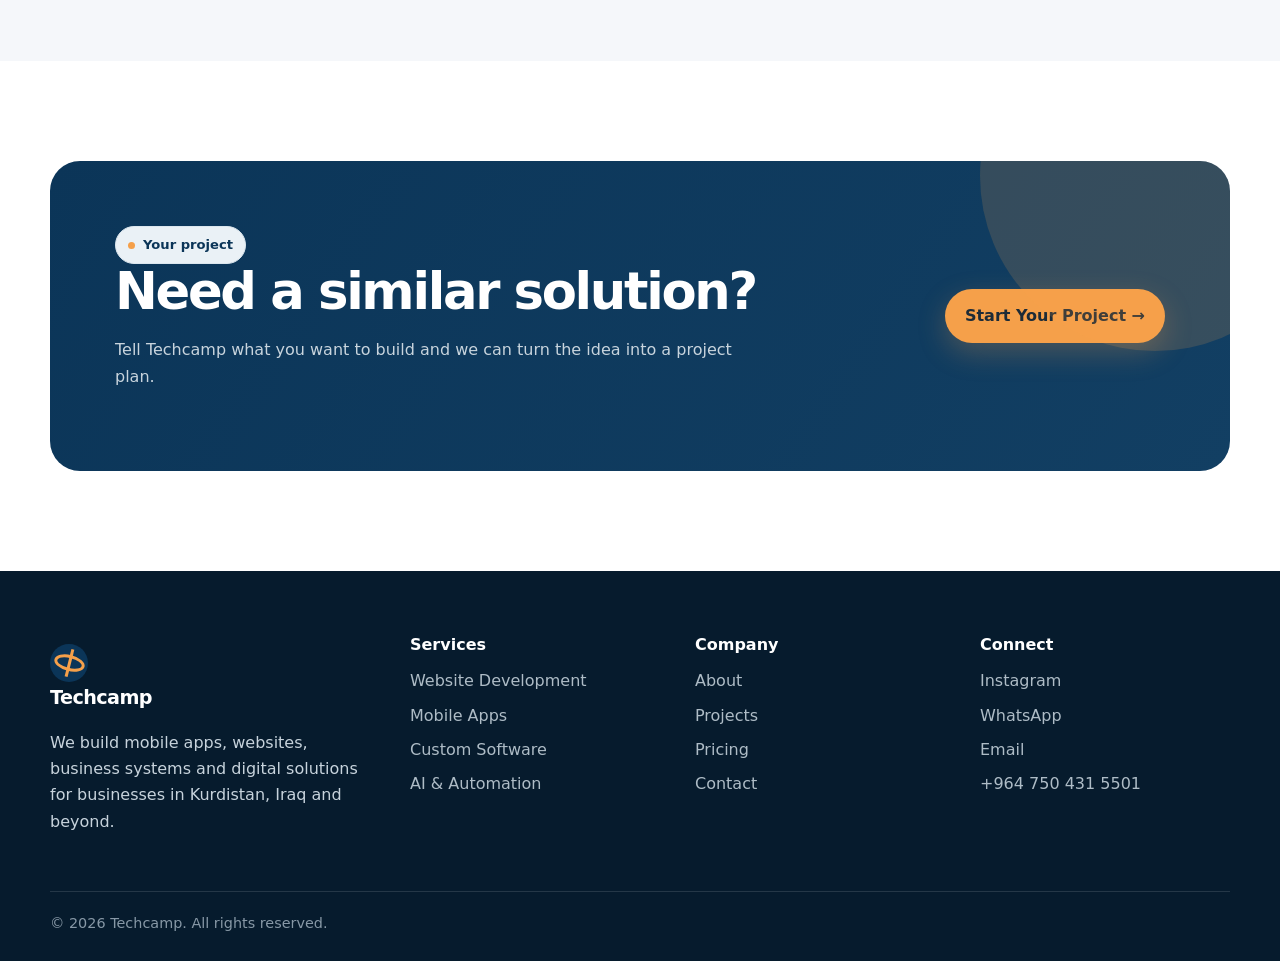
<file: project-learning-app.html>
<!doctype html>
<html lang="en">
<head>
<meta charset="utf-8">
<meta name="viewport" content="width=device-width,initial-scale=1">
<title>Learning & Class Management App | Techcamp Project</title>
<meta name="description" content="Techcamp project: A modern education mobile experience for class schedules, lessons, progress tracking and student engagement.">
<meta name="keywords" content="Techcamp, software development, web development, mobile app development, custom software, POS systems, AI solutions, Duhok, Kurdistan, Iraq">
<meta name="robots" content="index,follow,max-image-preview:large,max-snippet:-1,max-video-preview:-1">
<meta name="author" content="Techcamp">
<meta name="theme-color" content="#0b3558">
<link rel="canonical" href="https://techcamp.club/project-learning-app.html">
<link rel="alternate" hreflang="en" href="https://techcamp.club/project-learning-app.html">
<link rel="alternate" hreflang="ku" href="https://techcamp.club/project-learning-app.html">
<link rel="alternate" hreflang="ar" href="https://techcamp.club/project-learning-app.html">
<meta property="og:type" content="website">
<meta property="og:site_name" content="Techcamp">
<meta property="og:title" content="Learning & Class Management App | Techcamp Project">
<meta property="og:description" content="Techcamp project: A modern education mobile experience for class schedules, lessons, progress tracking and student engagement.">
<meta property="og:url" content="https://techcamp.club/project-learning-app.html">
<meta property="og:image" content="https://techcamp.club/assets/images/learning-app.jpg">
<meta name="twitter:card" content="summary_large_image">
<meta name="twitter:title" content="Learning & Class Management App | Techcamp Project">
<meta name="twitter:description" content="Techcamp project: A modern education mobile experience for class schedules, lessons, progress tracking and student engagement.">
<meta name="twitter:image" content="https://techcamp.club/assets/images/learning-app.jpg">
<link rel="stylesheet" href="assets/css/styles.css">
<script type="application/ld+json">{"@context": "https://schema.org", "@type": "CreativeWork", "name": "Learning & Class Management App", "description": "A modern education mobile experience for class schedules, lessons, progress tracking and student engagement.", "image": "https://techcamp.club/assets/images/learning-app.jpg", "creator": {"@context": "https://schema.org", "@type": "Organization", "name": "Techcamp", "url": "https://techcamp.club/", "logo": "https://techcamp.club/assets/images/techcamp-profile.jpg", "sameAs": ["https://www.instagram.com/techcamp2023/"], "contactPoint": {"@type": "ContactPoint", "telephone": "+9647504315501", "contactType": "customer service", "areaServed": ["IQ"], "availableLanguage": ["English", "Arabic", "Kurdish"]}}}</script>
</head>
<body>
<a class="skip-link" href="#main">Skip to content</a>
<header class="header">
  <div class="container nav">
    <a class="logo" href="index.html" aria-label="Techcamp home"><span class="logo-mark" aria-hidden="true"></span><span>Techcamp</span></a>
    <nav class="nav-links" aria-label="Primary navigation"><a class="" href="index.html">Home</a><a class="" href="services.html">Services</a><a class="active" href="projects.html">Projects</a><a class="" href="about.html">About</a><a class="" href="pricing.html">Pricing</a><a class="" href="contact.html">Contact</a></nav>
    <div class="nav-actions">
      <!-- <select class="lang" id="language" aria-label="Language"><option value="en">EN</option><option value="ku">کوردی</option><option value="ar">العربية</option></select> -->
      <a class="btn btn-primary" href="contact.html">Let's Talk <span>→</span></a>
      <button class="mobile-toggle" aria-label="Open navigation">☰</button>
    </div>
  </div>
</header>
<main id="main">

<section class="page-hero"><div class="container"><div class="breadcrumb"><a href="index.html">Home</a> / <a href="projects.html">Projects</a> / Learning & Class Management App</div></div></section>
<section class="section" style="padding-top:35px"><div class="container project-hero"><div><span class="eyebrow">Mobile App</span><h1>Learning & Class Management App</h1><p class="lead">A modern education mobile experience for class schedules, lessons, progress tracking and student engagement.</p><div class="pill-row"><span class="pill">Mobile UI</span><span class="pill">API-ready architecture</span><span class="pill">Responsive design</span></div><a class="btn btn-primary" href="contact.html">Build Something Similar →</a></div><div class="project-hero-image"><img src="assets/images/learning-app.jpg" alt="Learning & Class Management App interface and visual design by Techcamp"></div></div></section>
<section class="section section-soft"><div class="container"><div class="section-head"><div><span class="eyebrow">Project features</span><h2>Designed around the user.</h2></div><p>These are the main product ideas represented in the supplied Techcamp design reference.</p></div><div class="feature-grid"><div class="feature"><h3>Class schedule</h3><p>Designed as part of the Learning & Class Management App product experience.</p></div><div class="feature"><h3>Lesson progress</h3><p>Designed as part of the Learning & Class Management App product experience.</p></div><div class="feature"><h3>Student dashboard</h3><p>Designed as part of the Learning & Class Management App product experience.</p></div><div class="feature"><h3>Modern mobile UI</h3><p>Designed as part of the Learning & Class Management App product experience.</p></div></div></div></section>
<section class="section"><div class="container case-study"><div><span class="eyebrow">Approach</span><h2>Clear design. Practical workflows.</h2><p>Techcamp focuses on making the important actions obvious, keeping the interface responsive and preparing the product for real data and backend integration.</p><ul class="case-list"><li>Responsive user experience</li><li>Clear information hierarchy</li><li>Backend/API integration ready</li><li>Scalable content structure</li></ul></div><div class="case-image"><img src="assets/images/learning-app.jpg" alt="Detailed Learning & Class Management App visual" loading="lazy"></div></div></section>
<section class="section section-soft"><div class="container"><div class="section-head"><div><span class="eyebrow">More work</span><h2>Related projects.</h2></div><a class="btn btn-outline" href="projects.html">All Projects →</a></div><div class="project-grid"><article class="project"><a href="project-womens-salon.html"><div class="project-media"><img src="assets/images/womens-salon.jpg" alt="Women's Salon Website & Mobile Experience" loading="lazy"></div></a><div class="project-body"><div class="project-meta">Website + Mobile</div><h3>Women's Salon Website & Mobile Experience</h3><a class="project-link" href="project-womens-salon.html">View Project →</a></div></article><article class="project"><a href="project-smart-pos.html"><div class="project-media"><img src="assets/images/techcamp-profile.jpg" alt="Smart POS for Restaurants & Cafés" loading="lazy"></div></a><div class="project-body"><div class="project-meta">Business Software</div><h3>Smart POS for Restaurants & Cafés</h3><a class="project-link" href="project-smart-pos.html">View Project →</a></div></article><article class="project"><a href="project-employee-management.html"><div class="project-media"><img src="assets/images/employee-system.jpg" alt="Employee Information Management System" loading="lazy"></div></a><div class="project-body"><div class="project-meta">Custom Software</div><h3>Employee Information Management System</h3><a class="project-link" href="project-employee-management.html">View Project →</a></div></article></div></div></section>
<section class="section"><div class="container cta"><div><span class="eyebrow">Your project</span><h2>Need a similar solution?</h2><p>Tell Techcamp what you want to build and we can turn the idea into a project plan.</p></div><a class="btn btn-primary" href="contact.html">Start Your Project →</a></div></section>

</main>
<footer class="footer">
  <div class="container">
    <div class="footer-grid">
      <div>
        <a class="logo" href="index.html"><span class="logo-mark" aria-hidden="true"></span><span>Techcamp</span></a>
        <p>We build mobile apps, websites, business systems and digital solutions for businesses in Kurdistan, Iraq and beyond.</p>
      </div>
      <div><h3>Services</h3><a href="services.html#website">Website Development</a><a href="services.html#mobile">Mobile Apps</a><a href="services.html#software">Custom Software</a><a href="services.html#ai">AI & Automation</a></div>
      <div><h3>Company</h3><a href="about.html">About</a><a href="projects.html">Projects</a><a href="pricing.html">Pricing</a><a href="contact.html">Contact</a></div>
      <div><h3>Connect</h3><a href="https://www.instagram.com/techcamp2023/" target="_blank" rel="noopener">Instagram</a><a href="https://wa.me/9647504315501" target="_blank" rel="noopener">WhatsApp</a><a href="mailto:info@techcamp.club">Email</a><a href="tel:+9647504315501">+964 750 431 5501</a></div>
    </div>
    <div class="footer-bottom"><span>© <span data-year>2026</span> Techcamp. All rights reserved.</span></div>
  </div>
</footer>
<script src="assets/js/main.js"></script>
</body>
</html>
</file>
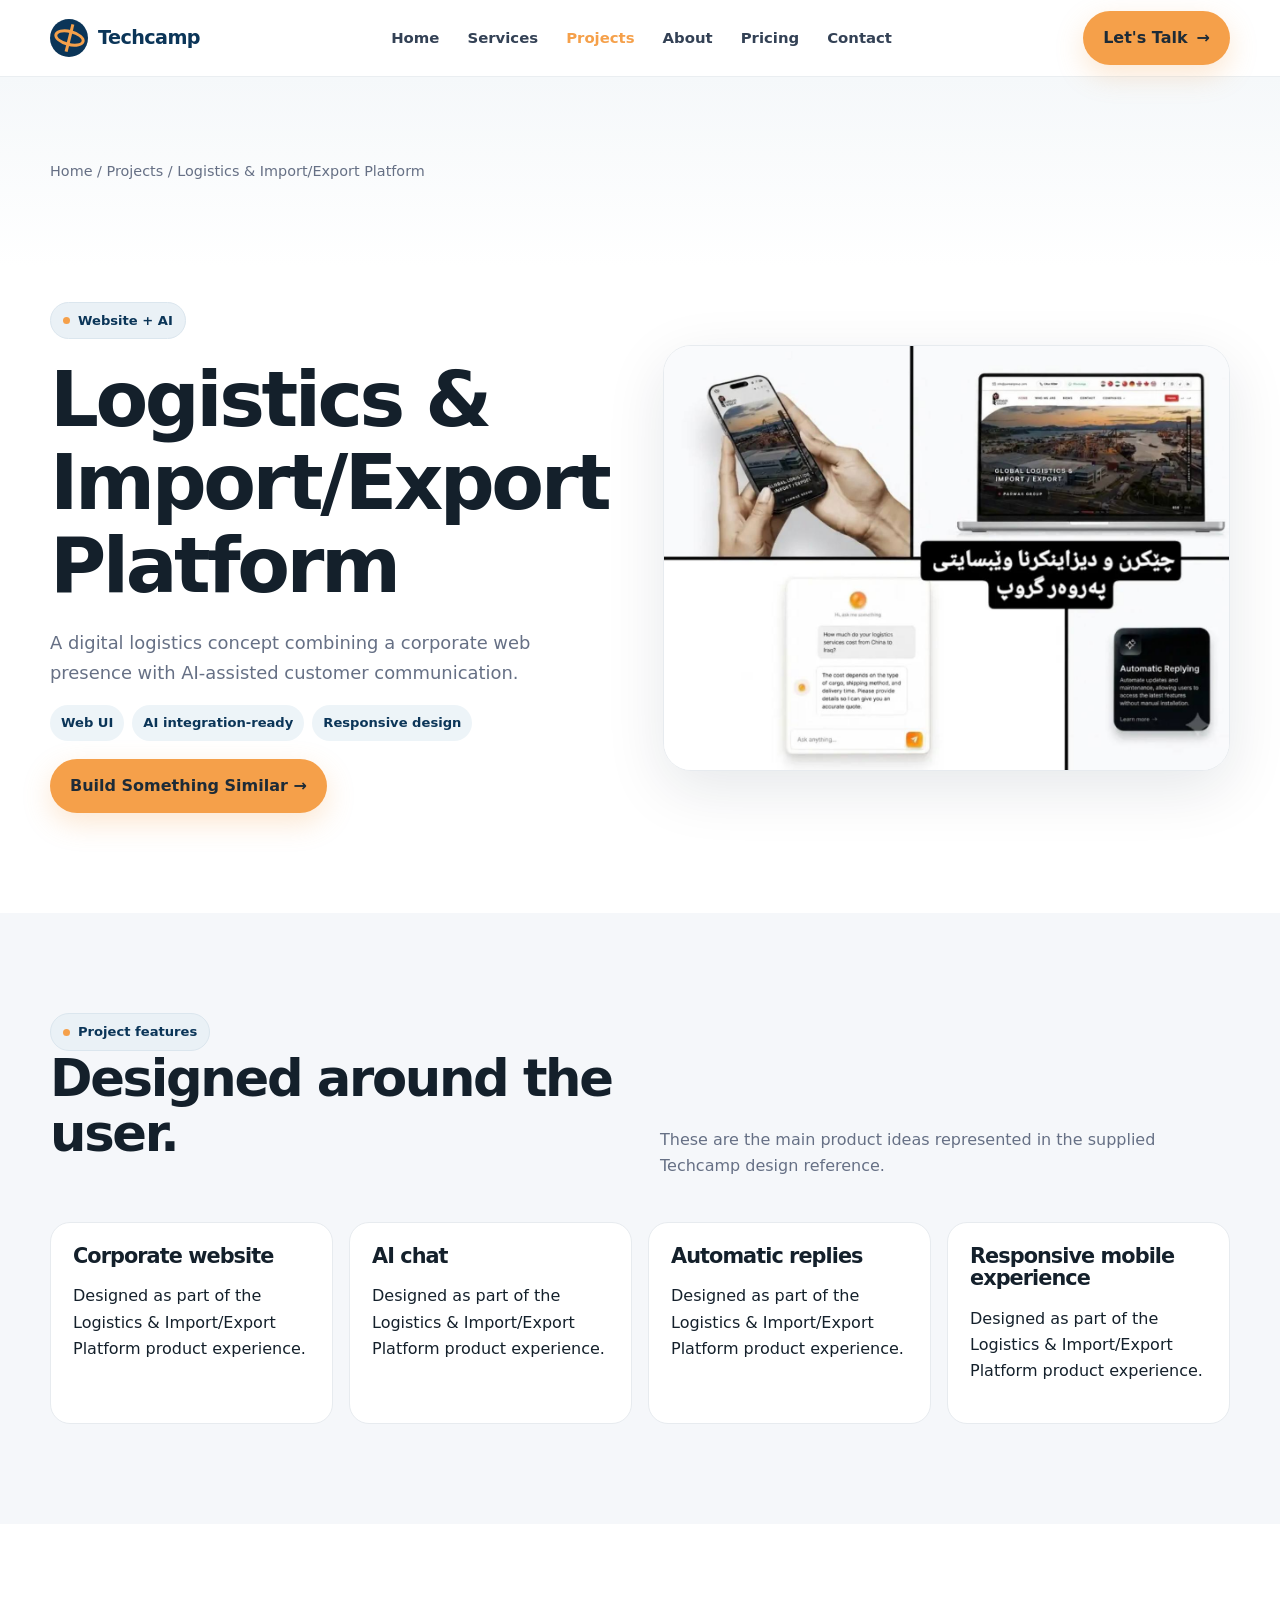
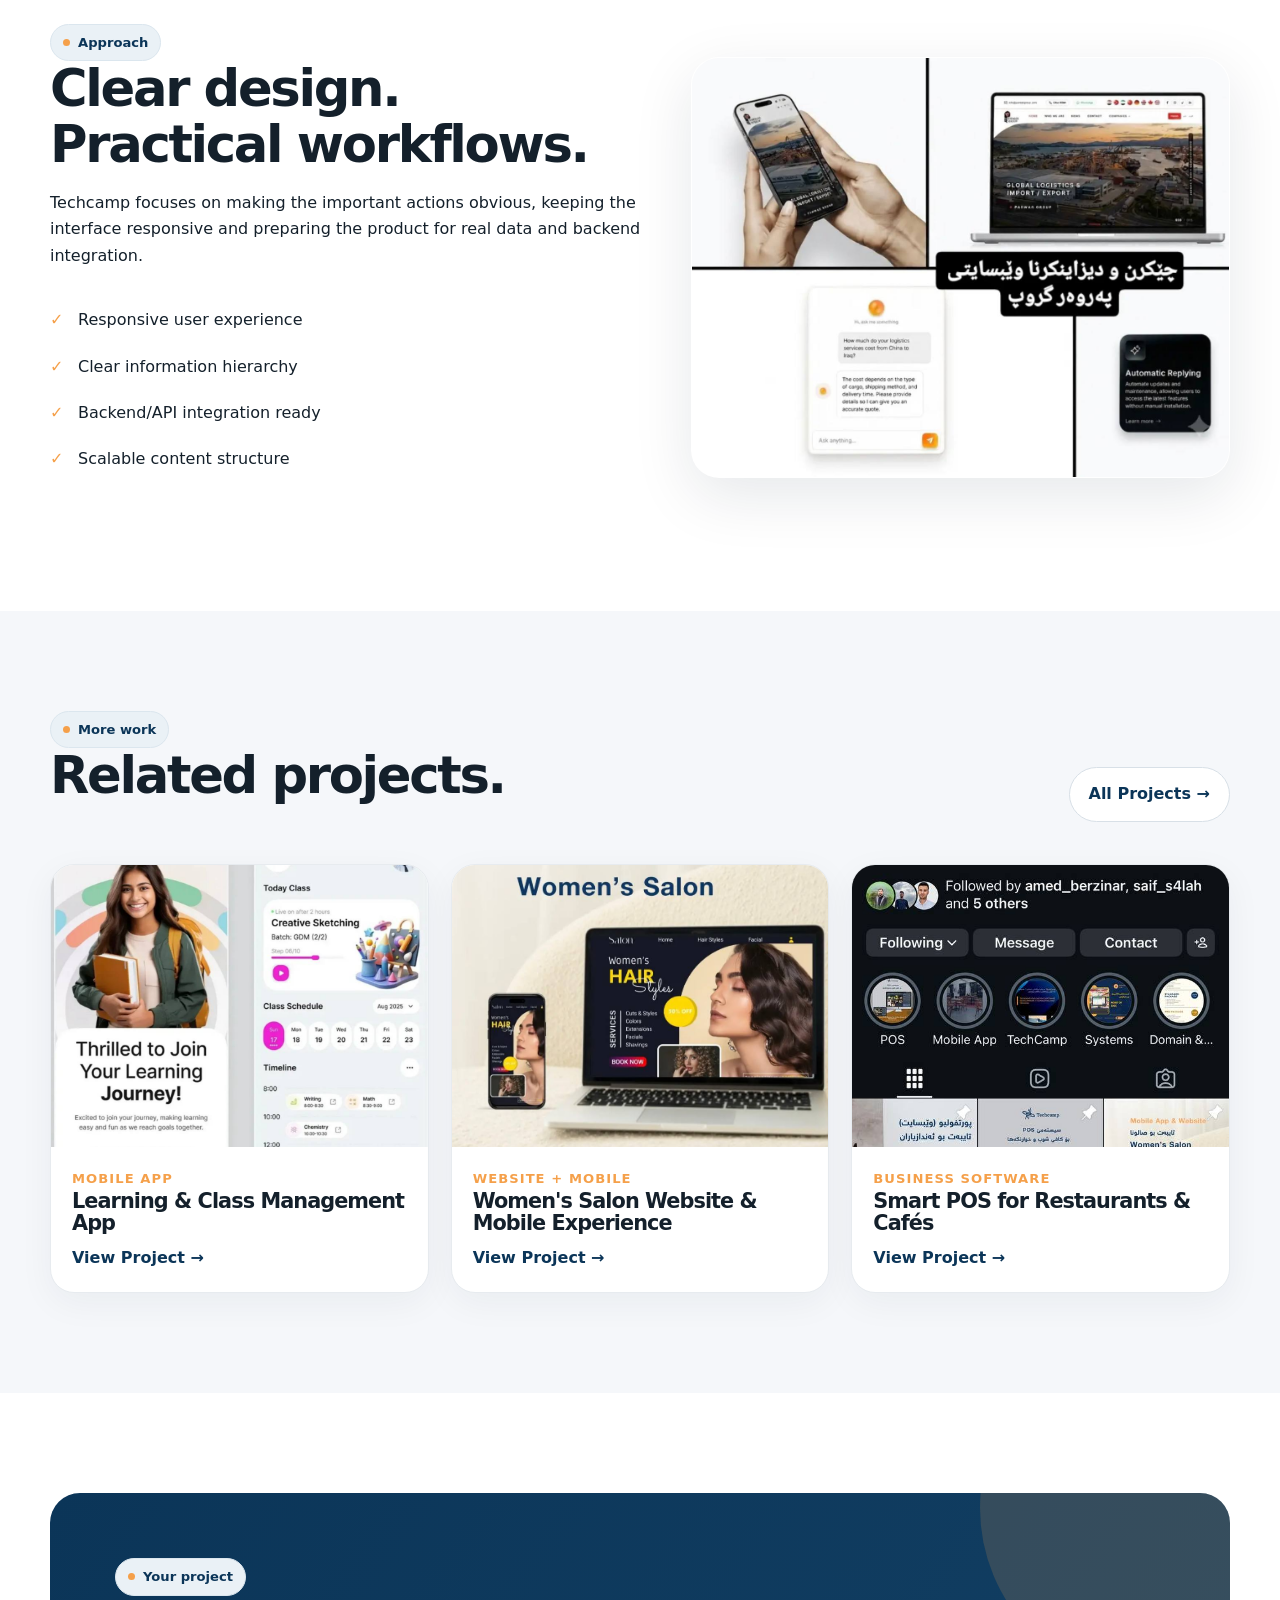
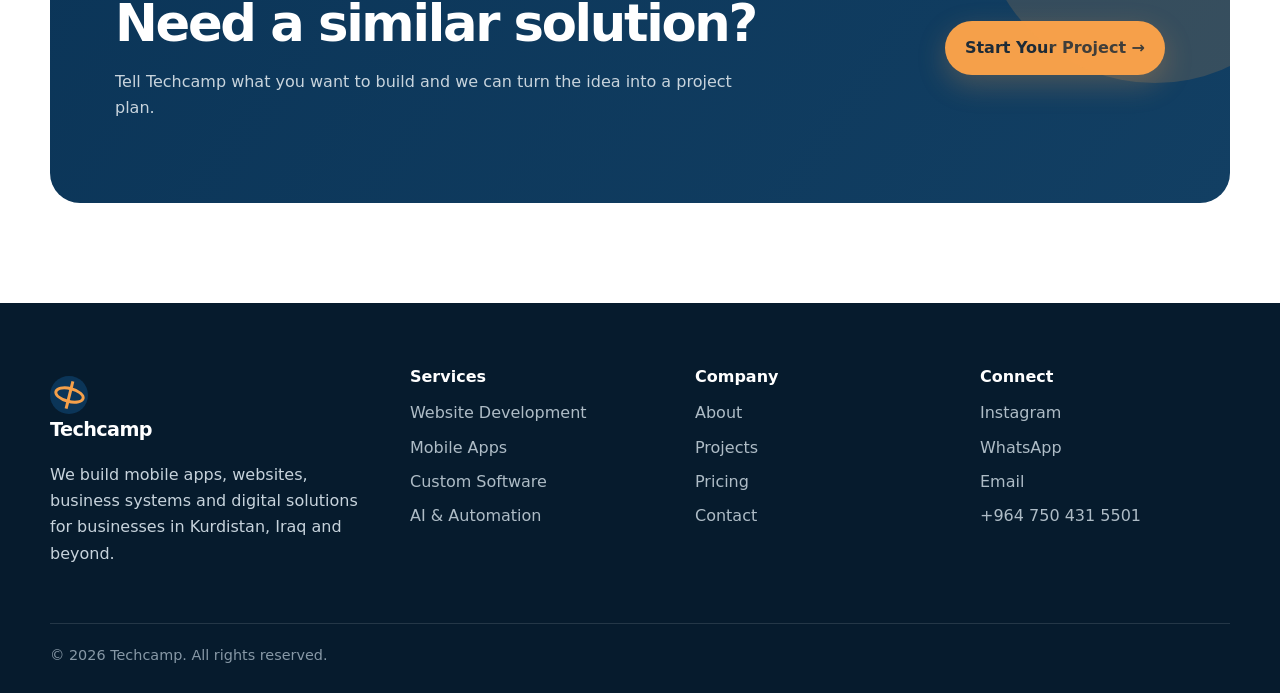
<file: project-logistics-platform.html>
<!doctype html>
<html lang="en">
<head>
<meta charset="utf-8">
<meta name="viewport" content="width=device-width,initial-scale=1">
<title>Logistics & Import/Export Platform | Techcamp Project</title>
<meta name="description" content="Techcamp project: A digital logistics concept combining a corporate web presence with AI-assisted customer communication.">
<meta name="keywords" content="Techcamp, software development, web development, mobile app development, custom software, POS systems, AI solutions, Duhok, Kurdistan, Iraq">
<meta name="robots" content="index,follow,max-image-preview:large,max-snippet:-1,max-video-preview:-1">
<meta name="author" content="Techcamp">
<meta name="theme-color" content="#0b3558">
<link rel="canonical" href="https://techcamp.club/project-logistics-platform.html">
<link rel="alternate" hreflang="en" href="https://techcamp.club/project-logistics-platform.html">
<link rel="alternate" hreflang="ku" href="https://techcamp.club/project-logistics-platform.html">
<link rel="alternate" hreflang="ar" href="https://techcamp.club/project-logistics-platform.html">
<meta property="og:type" content="website">
<meta property="og:site_name" content="Techcamp">
<meta property="og:title" content="Logistics & Import/Export Platform | Techcamp Project">
<meta property="og:description" content="Techcamp project: A digital logistics concept combining a corporate web presence with AI-assisted customer communication.">
<meta property="og:url" content="https://techcamp.club/project-logistics-platform.html">
<meta property="og:image" content="https://techcamp.club/assets/images/learning-app.jpg">
<meta name="twitter:card" content="summary_large_image">
<meta name="twitter:title" content="Logistics & Import/Export Platform | Techcamp Project">
<meta name="twitter:description" content="Techcamp project: A digital logistics concept combining a corporate web presence with AI-assisted customer communication.">
<meta name="twitter:image" content="https://techcamp.club/assets/images/learning-app.jpg">
<link rel="stylesheet" href="assets/css/styles.css">
<script type="application/ld+json">{"@context": "https://schema.org", "@type": "CreativeWork", "name": "Logistics & Import/Export Platform", "description": "A digital logistics concept combining a corporate web presence with AI-assisted customer communication.", "image": "https://techcamp.club/assets/images/logistics-ai.jpg", "creator": {"@context": "https://schema.org", "@type": "Organization", "name": "Techcamp", "url": "https://techcamp.club/", "logo": "https://techcamp.club/assets/images/techcamp-profile.jpg", "sameAs": ["https://www.instagram.com/techcamp2023/"], "contactPoint": {"@type": "ContactPoint", "telephone": "+9647504315501", "contactType": "customer service", "areaServed": ["IQ"], "availableLanguage": ["English", "Arabic", "Kurdish"]}}}</script>
</head>
<body>
<a class="skip-link" href="#main">Skip to content</a>
<header class="header">
  <div class="container nav">
    <a class="logo" href="index.html" aria-label="Techcamp home"><span class="logo-mark" aria-hidden="true"></span><span>Techcamp</span></a>
    <nav class="nav-links" aria-label="Primary navigation"><a class="" href="index.html">Home</a><a class="" href="services.html">Services</a><a class="active" href="projects.html">Projects</a><a class="" href="about.html">About</a><a class="" href="pricing.html">Pricing</a><a class="" href="contact.html">Contact</a></nav>
    <div class="nav-actions">
      <!-- <select class="lang" id="language" aria-label="Language"><option value="en">EN</option><option value="ku">کوردی</option><option value="ar">العربية</option></select> -->
      <a class="btn btn-primary" href="contact.html">Let's Talk <span>→</span></a>
      <button class="mobile-toggle" aria-label="Open navigation">☰</button>
    </div>
  </div>
</header>
<main id="main">

<section class="page-hero"><div class="container"><div class="breadcrumb"><a href="index.html">Home</a> / <a href="projects.html">Projects</a> / Logistics & Import/Export Platform</div></div></section>
<section class="section" style="padding-top:35px"><div class="container project-hero"><div><span class="eyebrow">Website + AI</span><h1>Logistics & Import/Export Platform</h1><p class="lead">A digital logistics concept combining a corporate web presence with AI-assisted customer communication.</p><div class="pill-row"><span class="pill">Web UI</span><span class="pill">AI integration-ready</span><span class="pill">Responsive design</span></div><a class="btn btn-primary" href="contact.html">Build Something Similar →</a></div><div class="project-hero-image"><img src="assets/images/logistics-ai.jpg" alt="Logistics & Import/Export Platform interface and visual design by Techcamp"></div></div></section>
<section class="section section-soft"><div class="container"><div class="section-head"><div><span class="eyebrow">Project features</span><h2>Designed around the user.</h2></div><p>These are the main product ideas represented in the supplied Techcamp design reference.</p></div><div class="feature-grid"><div class="feature"><h3>Corporate website</h3><p>Designed as part of the Logistics & Import/Export Platform product experience.</p></div><div class="feature"><h3>AI chat</h3><p>Designed as part of the Logistics & Import/Export Platform product experience.</p></div><div class="feature"><h3>Automatic replies</h3><p>Designed as part of the Logistics & Import/Export Platform product experience.</p></div><div class="feature"><h3>Responsive mobile experience</h3><p>Designed as part of the Logistics & Import/Export Platform product experience.</p></div></div></div></section>
<section class="section"><div class="container case-study"><div><span class="eyebrow">Approach</span><h2>Clear design. Practical workflows.</h2><p>Techcamp focuses on making the important actions obvious, keeping the interface responsive and preparing the product for real data and backend integration.</p><ul class="case-list"><li>Responsive user experience</li><li>Clear information hierarchy</li><li>Backend/API integration ready</li><li>Scalable content structure</li></ul></div><div class="case-image"><img src="assets/images/logistics-ai.jpg" alt="Detailed Logistics & Import/Export Platform visual" loading="lazy"></div></div></section>
<section class="section section-soft"><div class="container"><div class="section-head"><div><span class="eyebrow">More work</span><h2>Related projects.</h2></div><a class="btn btn-outline" href="projects.html">All Projects →</a></div><div class="project-grid"><article class="project"><a href="project-learning-app.html"><div class="project-media"><img src="assets/images/learning-app.jpg" alt="Learning & Class Management App" loading="lazy"></div></a><div class="project-body"><div class="project-meta">Mobile App</div><h3>Learning & Class Management App</h3><a class="project-link" href="project-learning-app.html">View Project →</a></div></article><article class="project"><a href="project-womens-salon.html"><div class="project-media"><img src="assets/images/womens-salon.jpg" alt="Women's Salon Website & Mobile Experience" loading="lazy"></div></a><div class="project-body"><div class="project-meta">Website + Mobile</div><h3>Women's Salon Website & Mobile Experience</h3><a class="project-link" href="project-womens-salon.html">View Project →</a></div></article><article class="project"><a href="project-smart-pos.html"><div class="project-media"><img src="assets/images/techcamp-profile.jpg" alt="Smart POS for Restaurants & Cafés" loading="lazy"></div></a><div class="project-body"><div class="project-meta">Business Software</div><h3>Smart POS for Restaurants & Cafés</h3><a class="project-link" href="project-smart-pos.html">View Project →</a></div></article></div></div></section>
<section class="section"><div class="container cta"><div><span class="eyebrow">Your project</span><h2>Need a similar solution?</h2><p>Tell Techcamp what you want to build and we can turn the idea into a project plan.</p></div><a class="btn btn-primary" href="contact.html">Start Your Project →</a></div></section>

</main>
<footer class="footer">
  <div class="container">
    <div class="footer-grid">
      <div>
        <a class="logo" href="index.html"><span class="logo-mark" aria-hidden="true"></span><span>Techcamp</span></a>
        <p>We build mobile apps, websites, business systems and digital solutions for businesses in Kurdistan, Iraq and beyond.</p>
      </div>
      <div><h3>Services</h3><a href="services.html#website">Website Development</a><a href="services.html#mobile">Mobile Apps</a><a href="services.html#software">Custom Software</a><a href="services.html#ai">AI & Automation</a></div>
      <div><h3>Company</h3><a href="about.html">About</a><a href="projects.html">Projects</a><a href="pricing.html">Pricing</a><a href="contact.html">Contact</a></div>
      <div><h3>Connect</h3><a href="https://www.instagram.com/techcamp2023/" target="_blank" rel="noopener">Instagram</a><a href="https://wa.me/9647504315501" target="_blank" rel="noopener">WhatsApp</a><a href="mailto:info@techcamp.club">Email</a><a href="tel:+9647504315501">+964 750 431 5501</a></div>
    </div>
    <div class="footer-bottom"><span>© <span data-year>2026</span> Techcamp. All rights reserved.</span></div>
  </div>
</footer>
<script src="assets/js/main.js"></script>
</body>
</html>
</file>
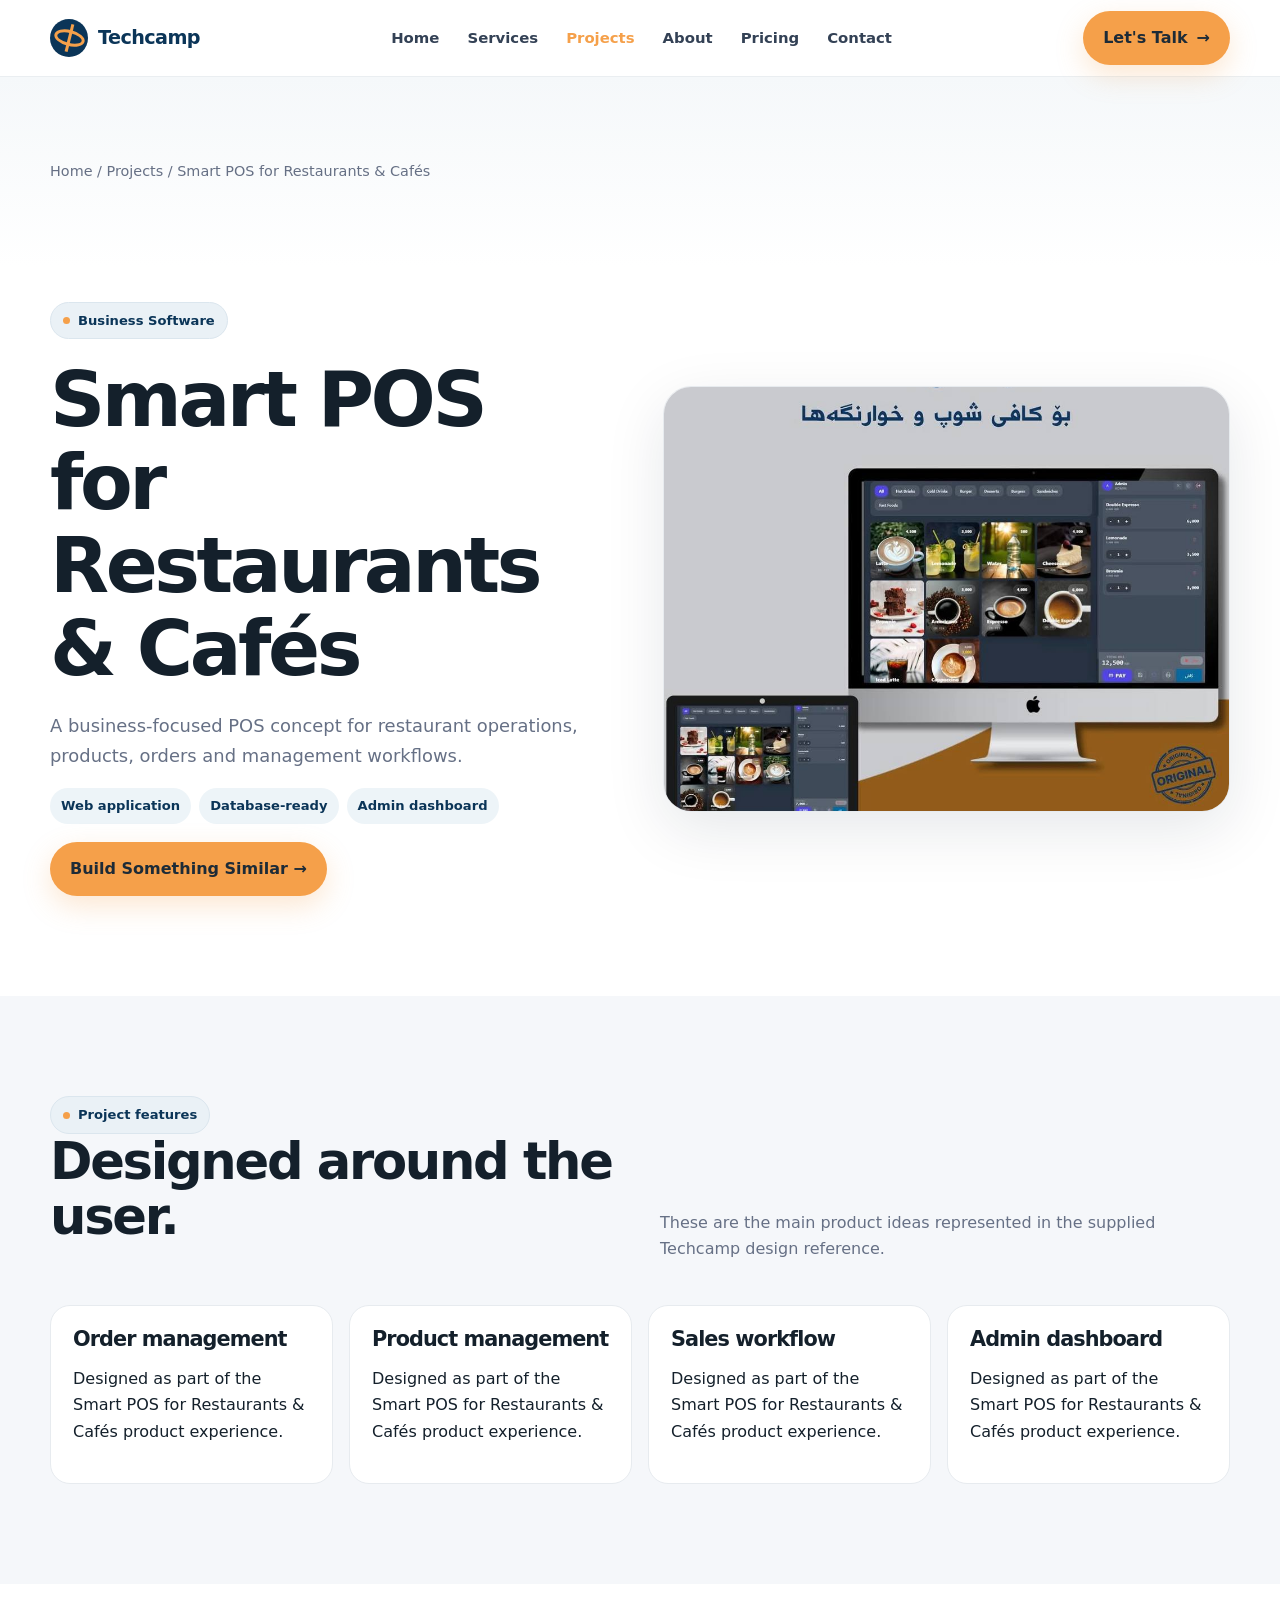
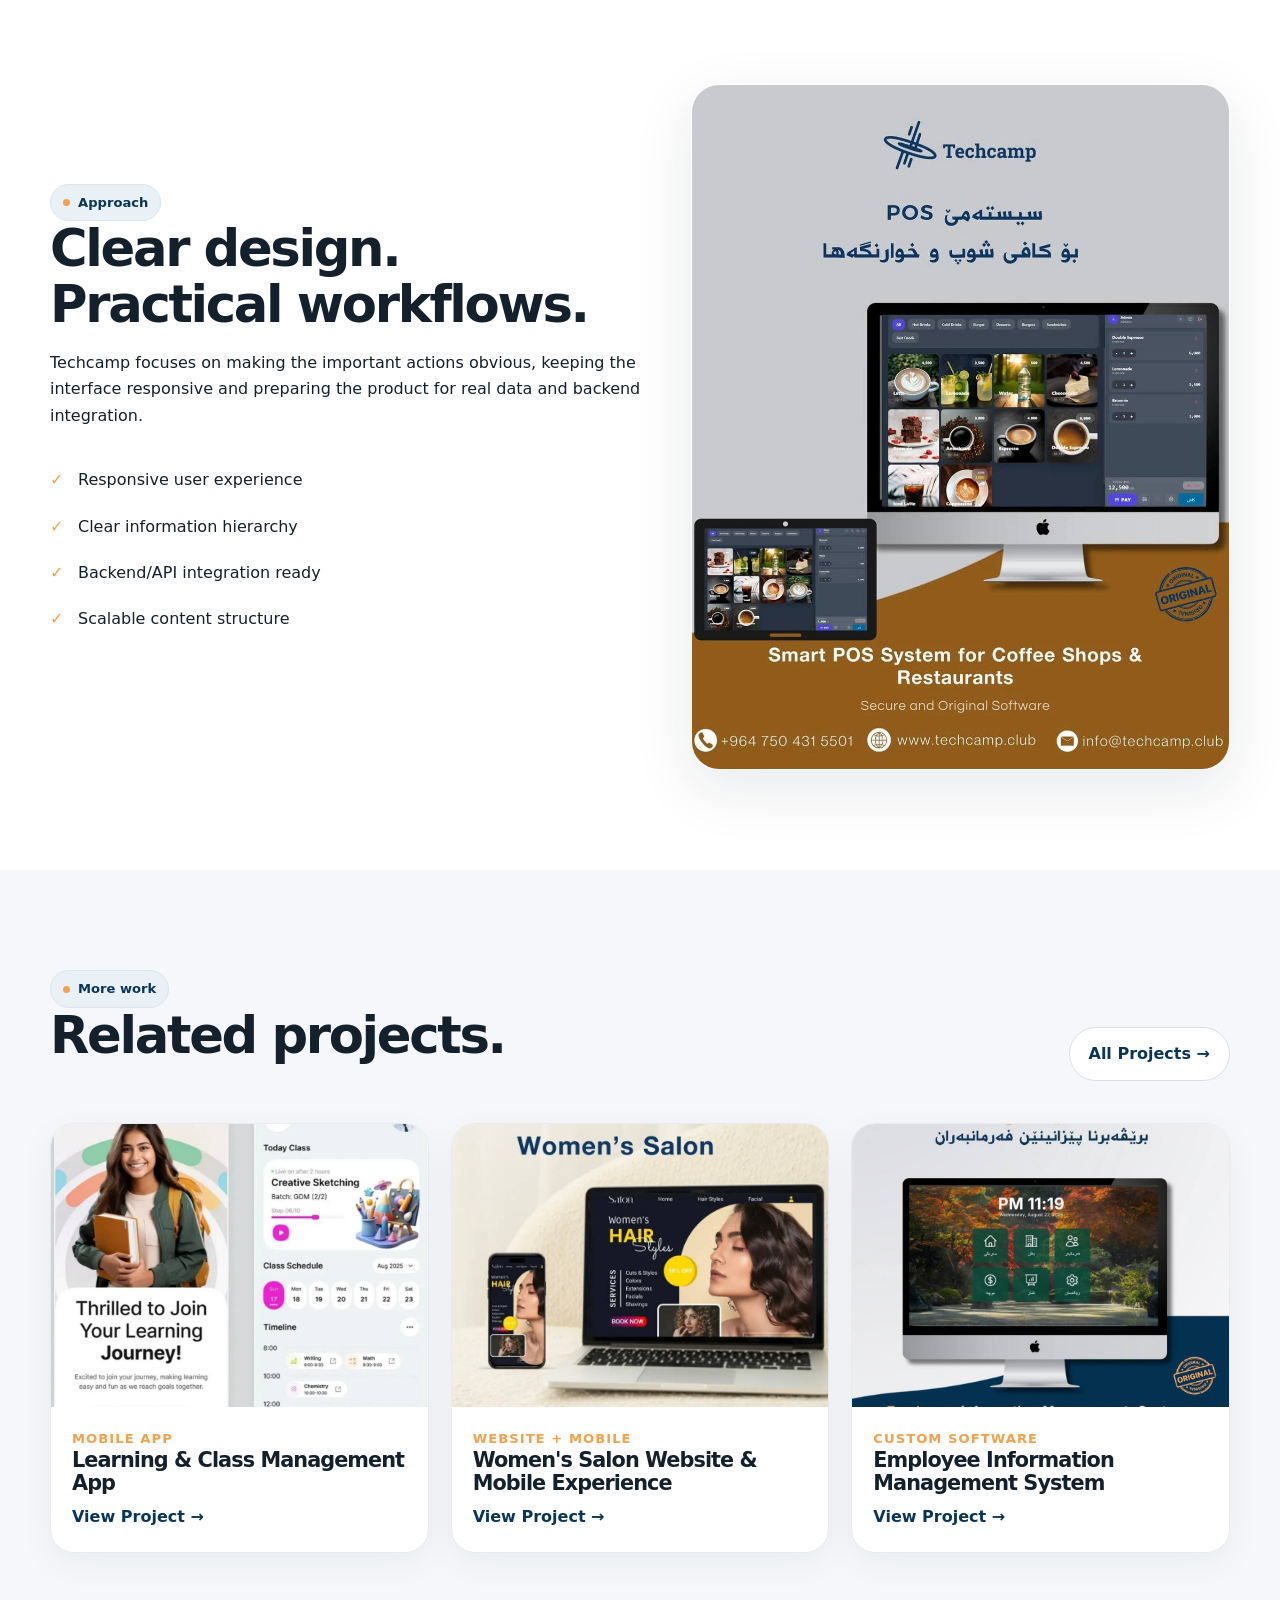
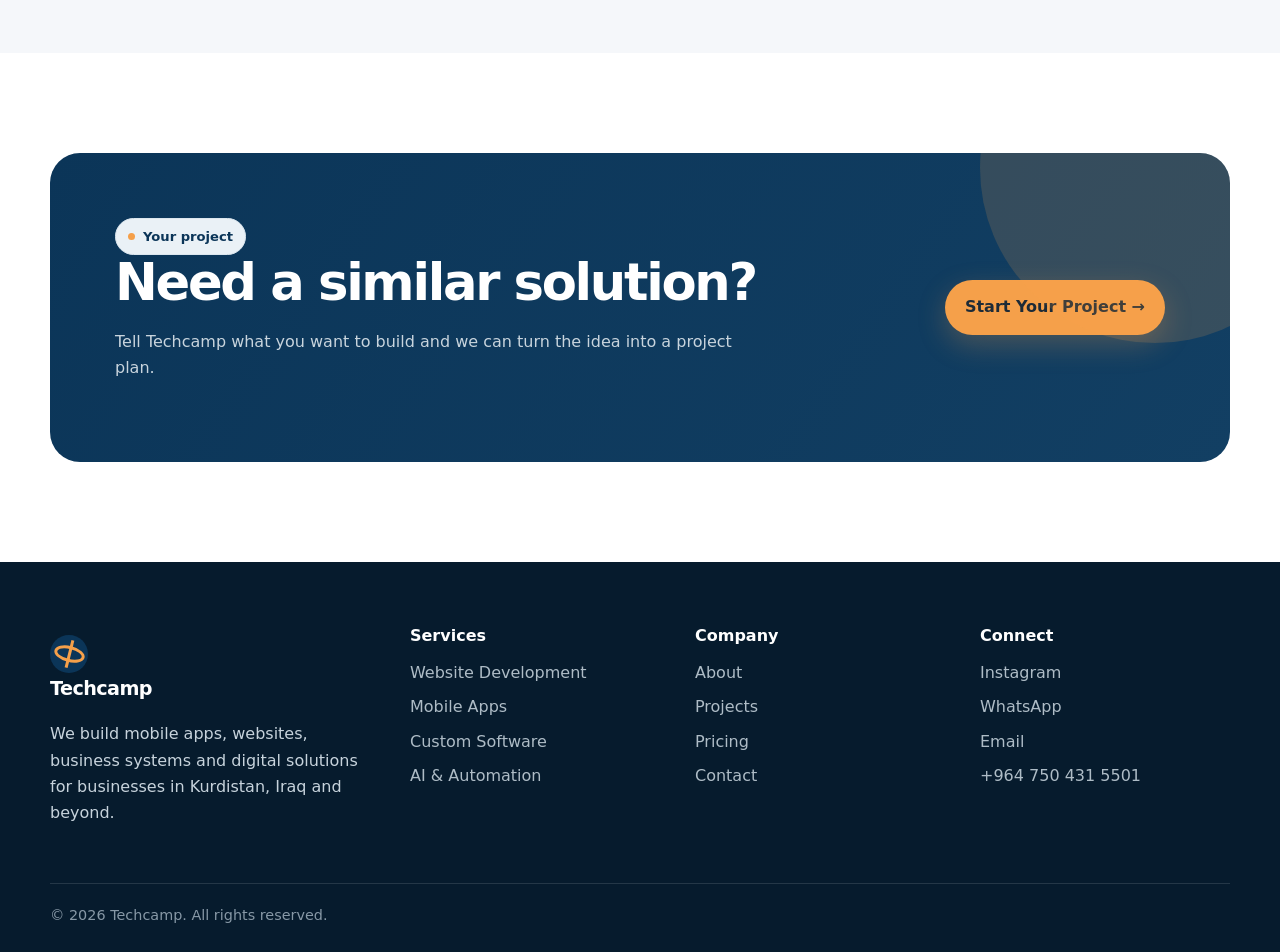
<file: project-smart-pos.html>
<!doctype html>
<html lang="en">
<head>
<meta charset="utf-8">
<meta name="viewport" content="width=device-width,initial-scale=1">
<title>Smart POS for Restaurants & Cafés | Techcamp Project</title>
<meta name="description" content="Techcamp project: A business-focused POS concept for restaurant operations, products, orders and management workflows.">
<meta name="keywords" content="Techcamp, software development, web development, mobile app development, custom software, POS systems, AI solutions, Duhok, Kurdistan, Iraq">
<meta name="robots" content="index,follow,max-image-preview:large,max-snippet:-1,max-video-preview:-1">
<meta name="author" content="Techcamp">
<meta name="theme-color" content="#0b3558">
<link rel="canonical" href="https://techcamp.club/project-smart-pos.html">
<link rel="alternate" hreflang="en" href="https://techcamp.club/project-smart-pos.html">
<link rel="alternate" hreflang="ku" href="https://techcamp.club/project-smart-pos.html">
<link rel="alternate" hreflang="ar" href="https://techcamp.club/project-smart-pos.html">
<meta property="og:type" content="website">
<meta property="og:site_name" content="Techcamp">
<meta property="og:title" content="Smart POS for Restaurants & Cafés | Techcamp Project">
<meta property="og:description" content="Techcamp project: A business-focused POS concept for restaurant operations, products, orders and management workflows.">
<meta property="og:url" content="https://techcamp.club/project-smart-pos.html">
<meta property="og:image" content="https://techcamp.club/assets/images/learning-app.jpg">
<meta name="twitter:card" content="summary_large_image">
<meta name="twitter:title" content="Smart POS for Restaurants & Cafés | Techcamp Project">
<meta name="twitter:description" content="Techcamp project: A business-focused POS concept for restaurant operations, products, orders and management workflows.">
<meta name="twitter:image" content="https://techcamp.club/assets/images/learning-app.jpg">
<link rel="stylesheet" href="assets/css/styles.css">
<script type="application/ld+json">{"@context": "https://schema.org", "@type": "CreativeWork", "name": "Smart POS for Restaurants & Cafés", "description": "A business-focused POS concept for restaurant operations, products, orders and management workflows.", "image": "https://techcamp.club/assets/images/techcamp-profile.jpg", "creator": {"@context": "https://schema.org", "@type": "Organization", "name": "Techcamp", "url": "https://techcamp.club/", "logo": "https://techcamp.club/assets/images/techcamp-profile.jpg", "sameAs": ["https://www.instagram.com/techcamp2023/"], "contactPoint": {"@type": "ContactPoint", "telephone": "+9647504315501", "contactType": "customer service", "areaServed": ["IQ"], "availableLanguage": ["English", "Arabic", "Kurdish"]}}}</script>
</head>
<body>
<a class="skip-link" href="#main">Skip to content</a>
<header class="header">
  <div class="container nav">
    <a class="logo" href="index.html" aria-label="Techcamp home"><span class="logo-mark" aria-hidden="true"></span><span>Techcamp</span></a>
    <nav class="nav-links" aria-label="Primary navigation"><a class="" href="index.html">Home</a><a class="" href="services.html">Services</a><a class="active" href="projects.html">Projects</a><a class="" href="about.html">About</a><a class="" href="pricing.html">Pricing</a><a class="" href="contact.html">Contact</a></nav>
    <div class="nav-actions">
      <!-- <select class="lang" id="language" aria-label="Language"><option value="en">EN</option><option value="ku">کوردی</option><option value="ar">العربية</option></select> -->
      <a class="btn btn-primary" href="contact.html">Let's Talk <span>→</span></a>
      <button class="mobile-toggle" aria-label="Open navigation">☰</button>
    </div>
  </div>
</header>
<main id="main">

<section class="page-hero"><div class="container"><div class="breadcrumb"><a href="index.html">Home</a> / <a href="projects.html">Projects</a> / Smart POS for Restaurants & Cafés</div></div></section>
<section class="section" style="padding-top:35px"><div class="container project-hero"><div><span class="eyebrow">Business Software</span><h1>Smart POS for Restaurants & Cafés</h1><p class="lead">A business-focused POS concept for restaurant operations, products, orders and management workflows.</p><div class="pill-row"><span class="pill">Web application</span><span class="pill">Database-ready</span><span class="pill">Admin dashboard</span></div><a class="btn btn-primary" href="contact.html">Build Something Similar →</a></div><div class="project-hero-image"><img src="assets/images/posSystem.jpg" alt="Smart POS for Restaurants & Cafés interface and visual design by Techcamp"></div></div></section>
<section class="section section-soft"><div class="container"><div class="section-head"><div><span class="eyebrow">Project features</span><h2>Designed around the user.</h2></div><p>These are the main product ideas represented in the supplied Techcamp design reference.</p></div><div class="feature-grid"><div class="feature"><h3>Order management</h3><p>Designed as part of the Smart POS for Restaurants & Cafés product experience.</p></div><div class="feature"><h3>Product management</h3><p>Designed as part of the Smart POS for Restaurants & Cafés product experience.</p></div><div class="feature"><h3>Sales workflow</h3><p>Designed as part of the Smart POS for Restaurants & Cafés product experience.</p></div><div class="feature"><h3>Admin dashboard</h3><p>Designed as part of the Smart POS for Restaurants & Cafés product experience.</p></div></div></div></section>
<section class="section"><div class="container case-study"><div><span class="eyebrow">Approach</span><h2>Clear design. Practical workflows.</h2><p>Techcamp focuses on making the important actions obvious, keeping the interface responsive and preparing the product for real data and backend integration.</p><ul class="case-list"><li>Responsive user experience</li><li>Clear information hierarchy</li><li>Backend/API integration ready</li><li>Scalable content structure</li></ul></div><div class="case-image"><img src="assets/images/posSystem.jpg" alt="Detailed Smart POS for Restaurants & Cafés visual" loading="lazy"></div></div></section>
<section class="section section-soft"><div class="container"><div class="section-head"><div><span class="eyebrow">More work</span><h2>Related projects.</h2></div><a class="btn btn-outline" href="projects.html">All Projects →</a></div><div class="project-grid"><article class="project"><a href="project-learning-app.html"><div class="project-media"><img src="assets/images/learning-app.jpg" alt="Learning & Class Management App" loading="lazy"></div></a><div class="project-body"><div class="project-meta">Mobile App</div><h3>Learning & Class Management App</h3><a class="project-link" href="project-learning-app.html">View Project →</a></div></article><article class="project"><a href="project-womens-salon.html"><div class="project-media"><img src="assets/images/womens-salon.jpg" alt="Women's Salon Website & Mobile Experience" loading="lazy"></div></a><div class="project-body"><div class="project-meta">Website + Mobile</div><h3>Women's Salon Website & Mobile Experience</h3><a class="project-link" href="project-womens-salon.html">View Project →</a></div></article><article class="project"><a href="project-employee-management.html"><div class="project-media"><img src="assets/images/employee-system.jpg" alt="Employee Information Management System" loading="lazy"></div></a><div class="project-body"><div class="project-meta">Custom Software</div><h3>Employee Information Management System</h3><a class="project-link" href="project-employee-management.html">View Project →</a></div></article></div></div></section>
<section class="section"><div class="container cta"><div><span class="eyebrow">Your project</span><h2>Need a similar solution?</h2><p>Tell Techcamp what you want to build and we can turn the idea into a project plan.</p></div><a class="btn btn-primary" href="contact.html">Start Your Project →</a></div></section>

</main>
<footer class="footer">
  <div class="container">
    <div class="footer-grid">
      <div>
        <a class="logo" href="index.html"><span class="logo-mark" aria-hidden="true"></span><span>Techcamp</span></a>
        <p>We build mobile apps, websites, business systems and digital solutions for businesses in Kurdistan, Iraq and beyond.</p>
      </div>
      <div><h3>Services</h3><a href="services.html#website">Website Development</a><a href="services.html#mobile">Mobile Apps</a><a href="services.html#software">Custom Software</a><a href="services.html#ai">AI & Automation</a></div>
      <div><h3>Company</h3><a href="about.html">About</a><a href="projects.html">Projects</a><a href="pricing.html">Pricing</a><a href="contact.html">Contact</a></div>
      <div><h3>Connect</h3><a href="https://www.instagram.com/techcamp2023/" target="_blank" rel="noopener">Instagram</a><a href="https://wa.me/9647504315501" target="_blank" rel="noopener">WhatsApp</a><a href="mailto:info@techcamp.club">Email</a><a href="tel:+9647504315501">+964 750 431 5501</a></div>
    </div>
    <div class="footer-bottom"><span>© <span data-year>2026</span> Techcamp. All rights reserved.</span></div>
  </div>
</footer>
<script src="assets/js/main.js"></script>
</body>
</html>
</file>
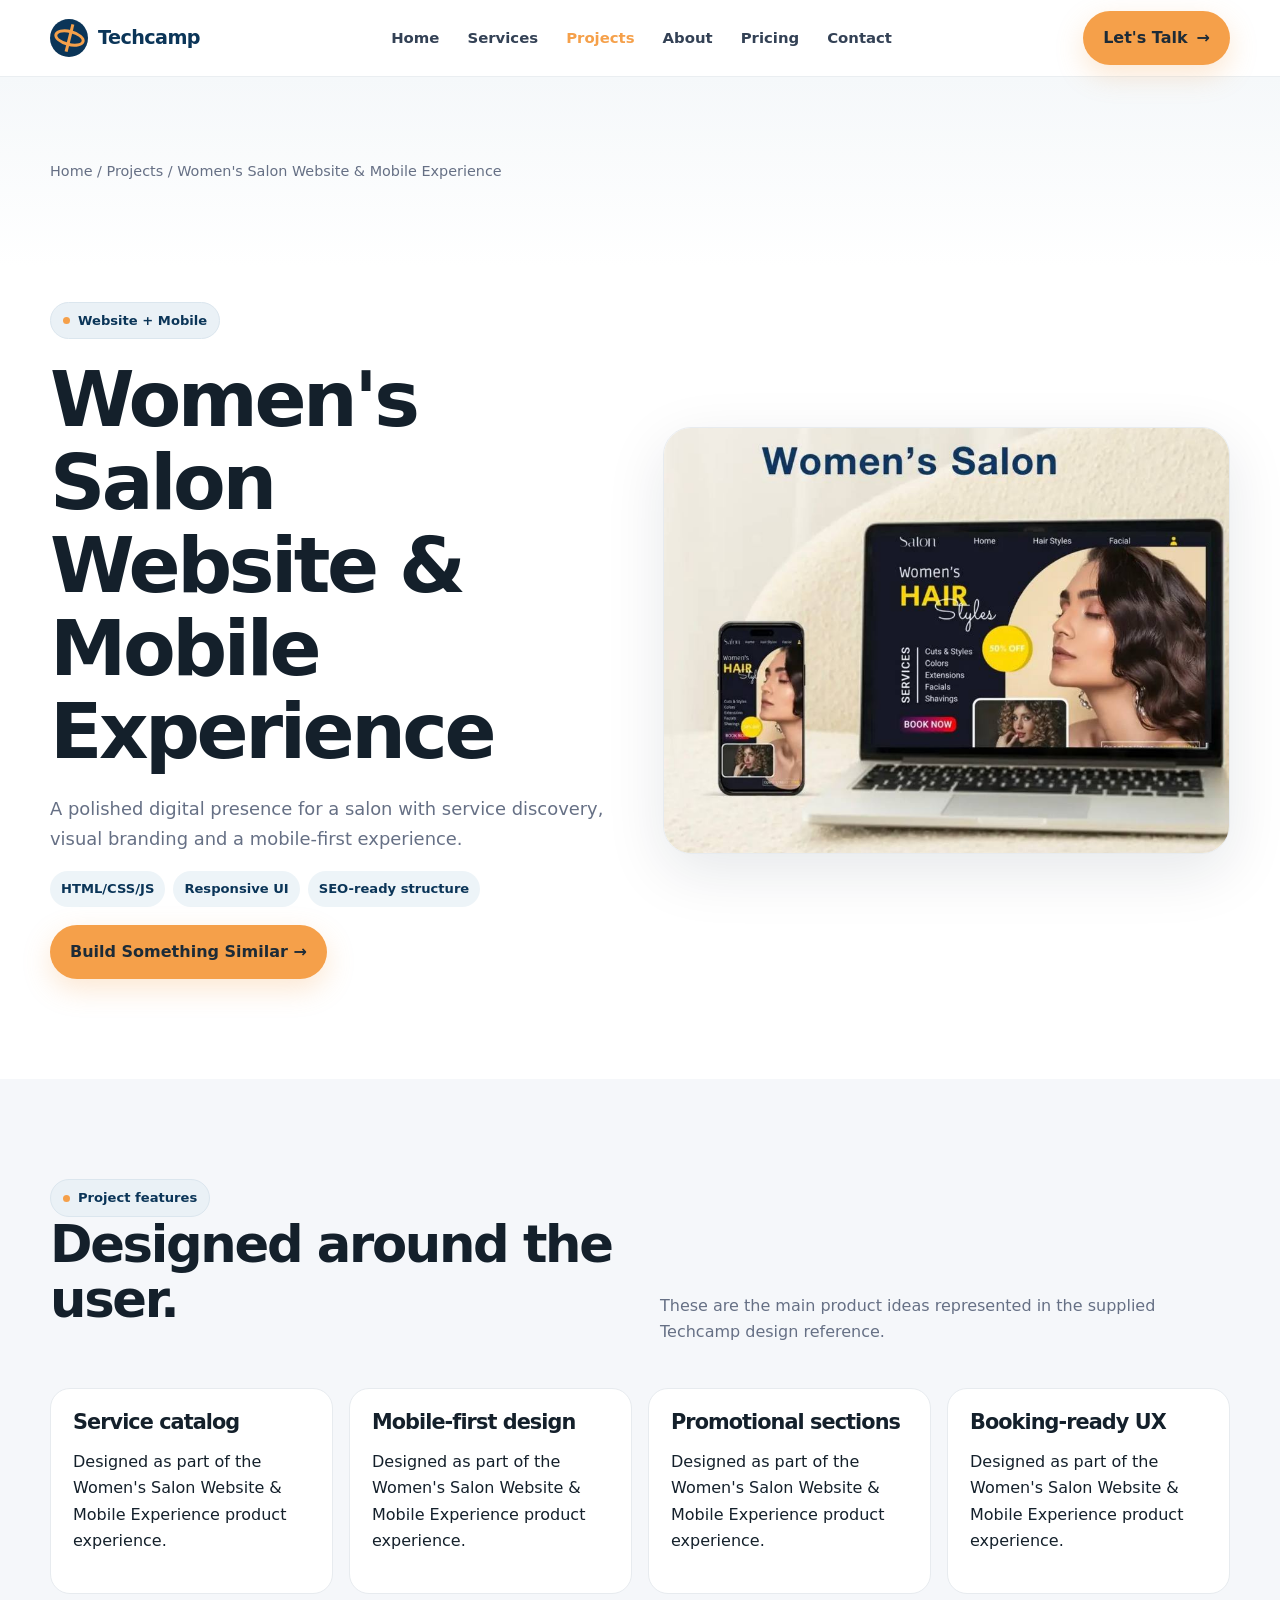
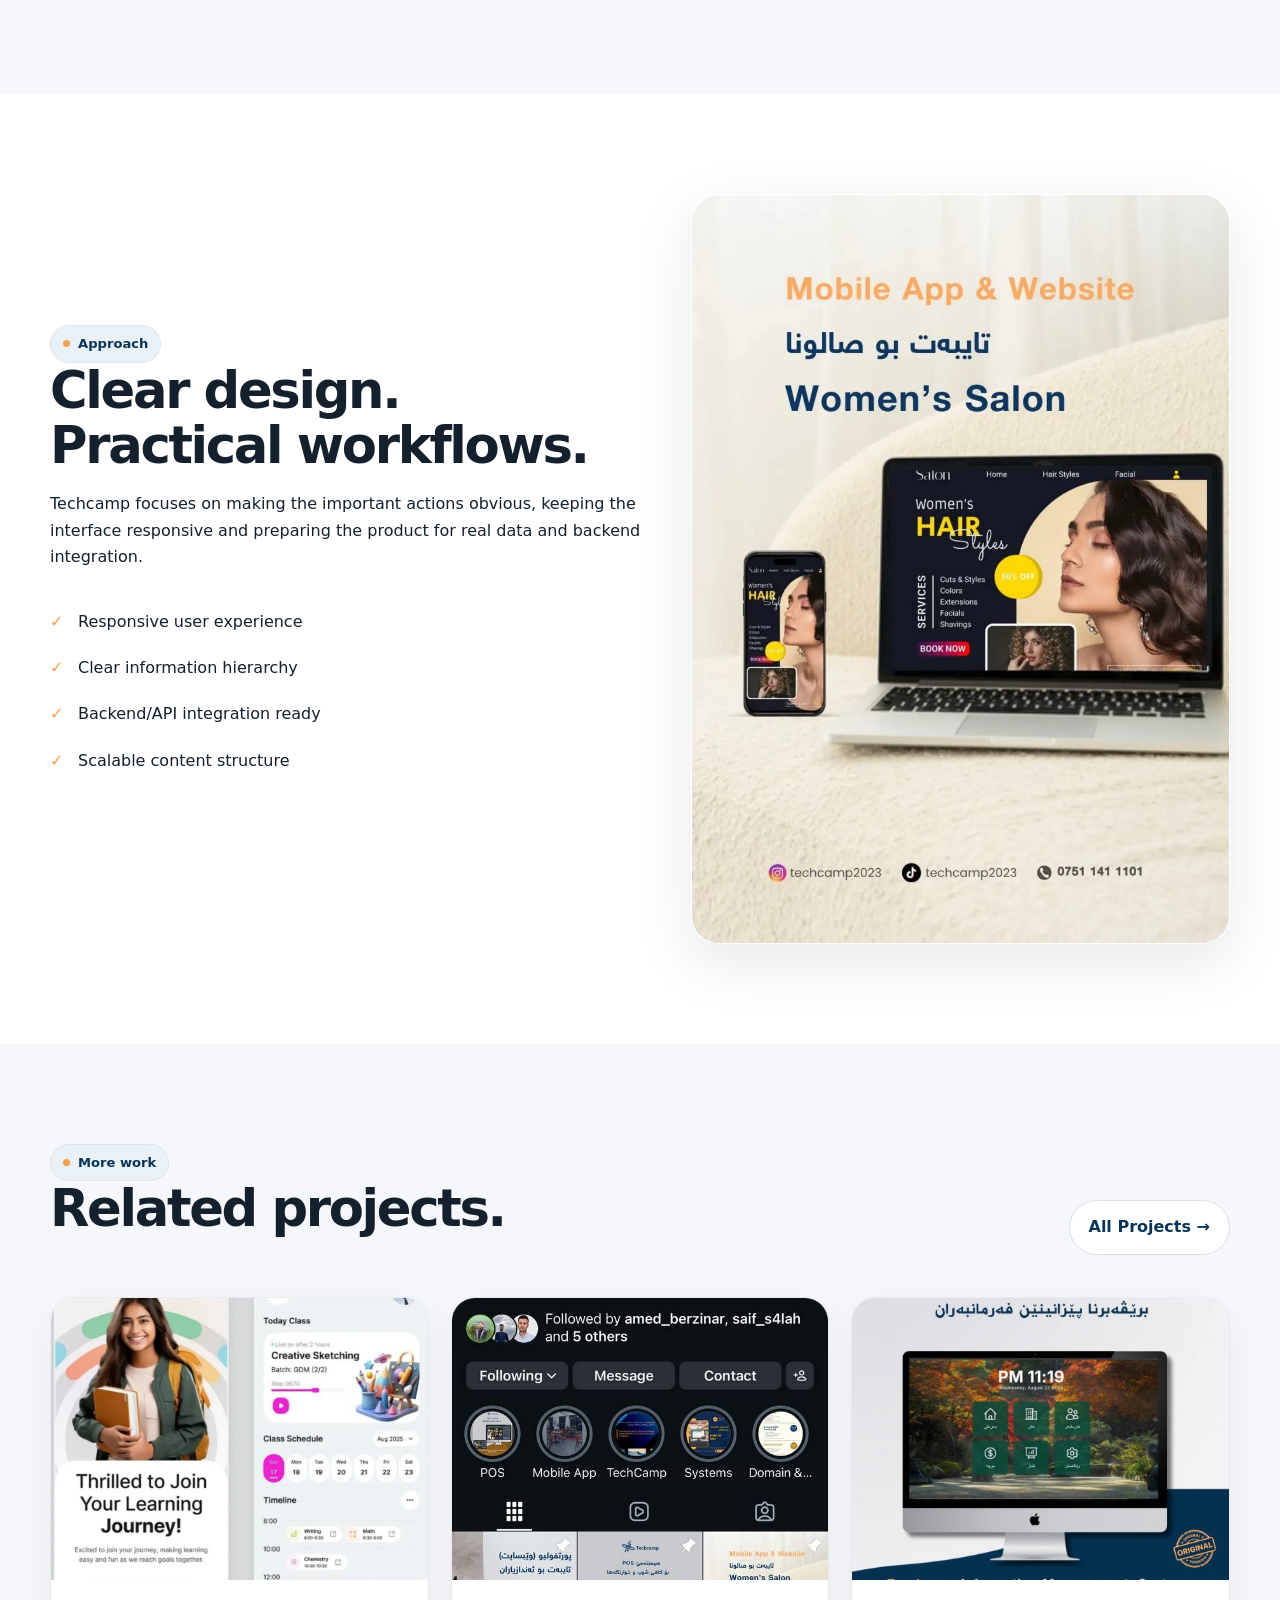
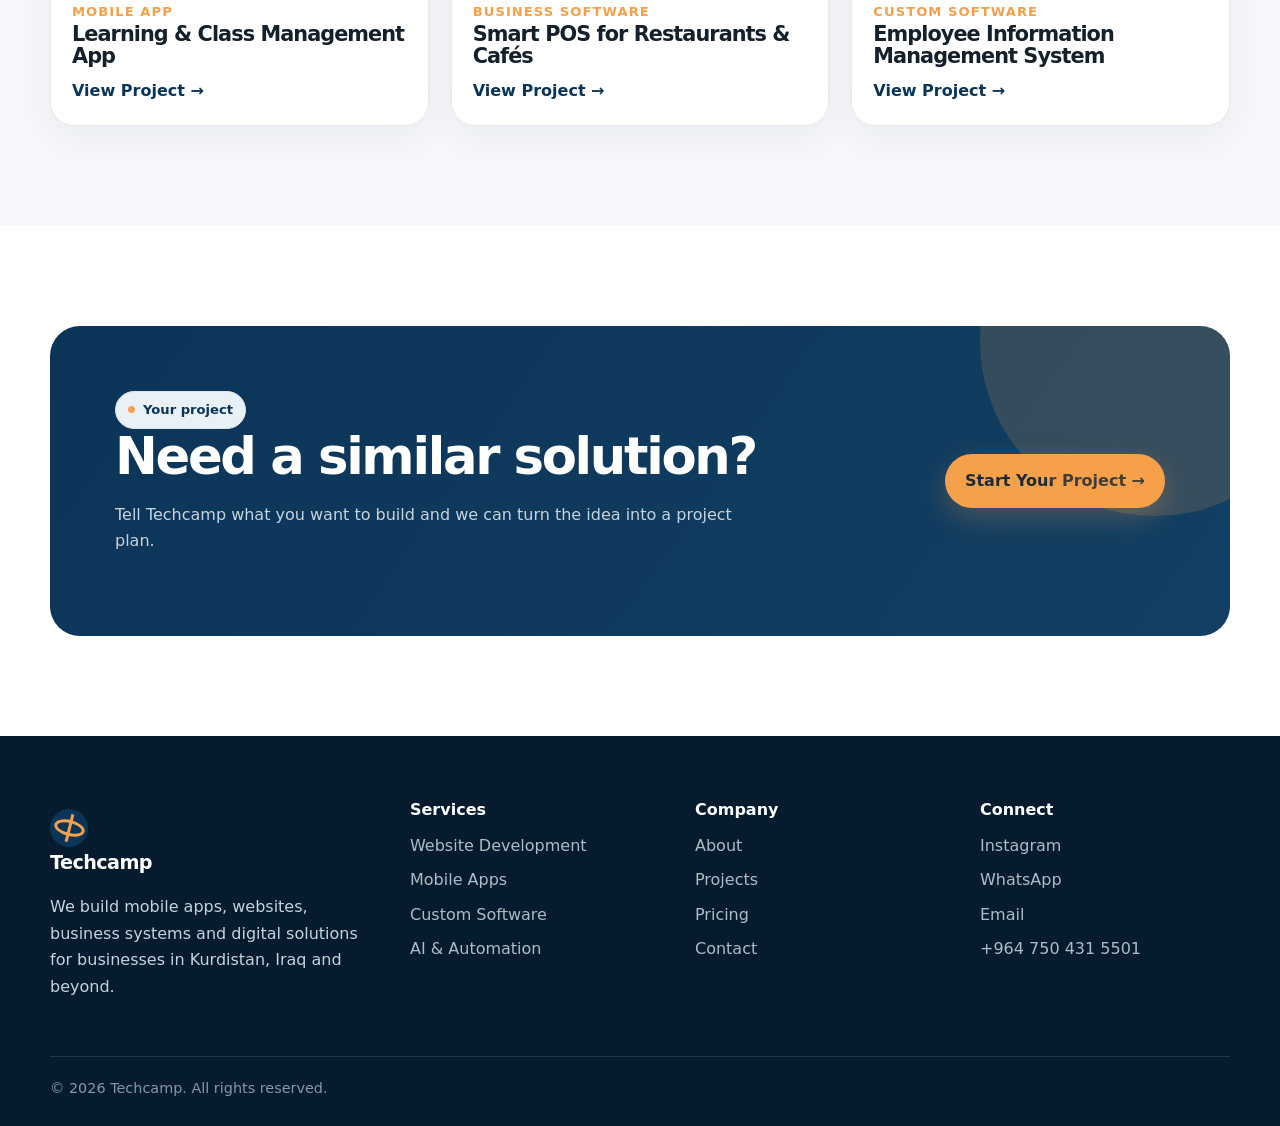
<file: project-womens-salon.html>
<!doctype html>
<html lang="en">
<head>
<meta charset="utf-8">
<meta name="viewport" content="width=device-width,initial-scale=1">
<title>Women's Salon Website & Mobile Experience | Techcamp Project</title>
<meta name="description" content="Techcamp project: A polished digital presence for a salon with service discovery, visual branding and a mobile-first experience.">
<meta name="keywords" content="Techcamp, software development, web development, mobile app development, custom software, POS systems, AI solutions, Duhok, Kurdistan, Iraq">
<meta name="robots" content="index,follow,max-image-preview:large,max-snippet:-1,max-video-preview:-1">
<meta name="author" content="Techcamp">
<meta name="theme-color" content="#0b3558">
<link rel="canonical" href="https://techcamp.club/project-womens-salon.html">
<link rel="alternate" hreflang="en" href="https://techcamp.club/project-womens-salon.html">
<link rel="alternate" hreflang="ku" href="https://techcamp.club/project-womens-salon.html">
<link rel="alternate" hreflang="ar" href="https://techcamp.club/project-womens-salon.html">
<meta property="og:type" content="website">
<meta property="og:site_name" content="Techcamp">
<meta property="og:title" content="Women's Salon Website & Mobile Experience | Techcamp Project">
<meta property="og:description" content="Techcamp project: A polished digital presence for a salon with service discovery, visual branding and a mobile-first experience.">
<meta property="og:url" content="https://techcamp.club/project-womens-salon.html">
<meta property="og:image" content="https://techcamp.club/assets/images/learning-app.jpg">
<meta name="twitter:card" content="summary_large_image">
<meta name="twitter:title" content="Women's Salon Website & Mobile Experience | Techcamp Project">
<meta name="twitter:description" content="Techcamp project: A polished digital presence for a salon with service discovery, visual branding and a mobile-first experience.">
<meta name="twitter:image" content="https://techcamp.club/assets/images/learning-app.jpg">
<link rel="stylesheet" href="assets/css/styles.css">
<script type="application/ld+json">{"@context": "https://schema.org", "@type": "CreativeWork", "name": "Women's Salon Website & Mobile Experience", "description": "A polished digital presence for a salon with service discovery, visual branding and a mobile-first experience.", "image": "https://techcamp.club/assets/images/womens-salon.jpg", "creator": {"@context": "https://schema.org", "@type": "Organization", "name": "Techcamp", "url": "https://techcamp.club/", "logo": "https://techcamp.club/assets/images/techcamp-profile.jpg", "sameAs": ["https://www.instagram.com/techcamp2023/"], "contactPoint": {"@type": "ContactPoint", "telephone": "+9647504315501", "contactType": "customer service", "areaServed": ["IQ"], "availableLanguage": ["English", "Arabic", "Kurdish"]}}}</script>
</head>
<body>
<a class="skip-link" href="#main">Skip to content</a>
<header class="header">
  <div class="container nav">
    <a class="logo" href="index.html" aria-label="Techcamp home"><span class="logo-mark" aria-hidden="true"></span><span>Techcamp</span></a>
    <nav class="nav-links" aria-label="Primary navigation"><a class="" href="index.html">Home</a><a class="" href="services.html">Services</a><a class="active" href="projects.html">Projects</a><a class="" href="about.html">About</a><a class="" href="pricing.html">Pricing</a><a class="" href="contact.html">Contact</a></nav>
    <div class="nav-actions">
      <!-- <select class="lang" id="language" aria-label="Language"><option value="en">EN</option><option value="ku">کوردی</option><option value="ar">العربية</option></select> -->
      <a class="btn btn-primary" href="contact.html">Let's Talk <span>→</span></a>
      <button class="mobile-toggle" aria-label="Open navigation">☰</button>
    </div>
  </div>
</header>
<main id="main">

<section class="page-hero"><div class="container"><div class="breadcrumb"><a href="index.html">Home</a> / <a href="projects.html">Projects</a> / Women's Salon Website & Mobile Experience</div></div></section>
<section class="section" style="padding-top:35px"><div class="container project-hero"><div><span class="eyebrow">Website + Mobile</span><h1>Women's Salon Website & Mobile Experience</h1><p class="lead">A polished digital presence for a salon with service discovery, visual branding and a mobile-first experience.</p><div class="pill-row"><span class="pill">HTML/CSS/JS</span><span class="pill">Responsive UI</span><span class="pill">SEO-ready structure</span></div><a class="btn btn-primary" href="contact.html">Build Something Similar →</a></div><div class="project-hero-image"><img src="assets/images/womens-salon.jpg" alt="Women's Salon Website & Mobile Experience interface and visual design by Techcamp"></div></div></section>
<section class="section section-soft"><div class="container"><div class="section-head"><div><span class="eyebrow">Project features</span><h2>Designed around the user.</h2></div><p>These are the main product ideas represented in the supplied Techcamp design reference.</p></div><div class="feature-grid"><div class="feature"><h3>Service catalog</h3><p>Designed as part of the Women's Salon Website & Mobile Experience product experience.</p></div><div class="feature"><h3>Mobile-first design</h3><p>Designed as part of the Women's Salon Website & Mobile Experience product experience.</p></div><div class="feature"><h3>Promotional sections</h3><p>Designed as part of the Women's Salon Website & Mobile Experience product experience.</p></div><div class="feature"><h3>Booking-ready UX</h3><p>Designed as part of the Women's Salon Website & Mobile Experience product experience.</p></div></div></div></section>
<section class="section"><div class="container case-study"><div><span class="eyebrow">Approach</span><h2>Clear design. Practical workflows.</h2><p>Techcamp focuses on making the important actions obvious, keeping the interface responsive and preparing the product for real data and backend integration.</p><ul class="case-list"><li>Responsive user experience</li><li>Clear information hierarchy</li><li>Backend/API integration ready</li><li>Scalable content structure</li></ul></div><div class="case-image"><img src="assets/images/womens-salon.jpg" alt="Detailed Women's Salon Website & Mobile Experience visual" loading="lazy"></div></div></section>
<section class="section section-soft"><div class="container"><div class="section-head"><div><span class="eyebrow">More work</span><h2>Related projects.</h2></div><a class="btn btn-outline" href="projects.html">All Projects →</a></div><div class="project-grid"><article class="project"><a href="project-learning-app.html"><div class="project-media"><img src="assets/images/learning-app.jpg" alt="Learning & Class Management App" loading="lazy"></div></a><div class="project-body"><div class="project-meta">Mobile App</div><h3>Learning & Class Management App</h3><a class="project-link" href="project-learning-app.html">View Project →</a></div></article><article class="project"><a href="project-smart-pos.html"><div class="project-media"><img src="assets/images/techcamp-profile.jpg" alt="Smart POS for Restaurants & Cafés" loading="lazy"></div></a><div class="project-body"><div class="project-meta">Business Software</div><h3>Smart POS for Restaurants & Cafés</h3><a class="project-link" href="project-smart-pos.html">View Project →</a></div></article><article class="project"><a href="project-employee-management.html"><div class="project-media"><img src="assets/images/employee-system.jpg" alt="Employee Information Management System" loading="lazy"></div></a><div class="project-body"><div class="project-meta">Custom Software</div><h3>Employee Information Management System</h3><a class="project-link" href="project-employee-management.html">View Project →</a></div></article></div></div></section>
<section class="section"><div class="container cta"><div><span class="eyebrow">Your project</span><h2>Need a similar solution?</h2><p>Tell Techcamp what you want to build and we can turn the idea into a project plan.</p></div><a class="btn btn-primary" href="contact.html">Start Your Project →</a></div></section>

</main>
<footer class="footer">
  <div class="container">
    <div class="footer-grid">
      <div>
        <a class="logo" href="index.html"><span class="logo-mark" aria-hidden="true"></span><span>Techcamp</span></a>
        <p>We build mobile apps, websites, business systems and digital solutions for businesses in Kurdistan, Iraq and beyond.</p>
      </div>
      <div><h3>Services</h3><a href="services.html#website">Website Development</a><a href="services.html#mobile">Mobile Apps</a><a href="services.html#software">Custom Software</a><a href="services.html#ai">AI & Automation</a></div>
      <div><h3>Company</h3><a href="about.html">About</a><a href="projects.html">Projects</a><a href="pricing.html">Pricing</a><a href="contact.html">Contact</a></div>
      <div><h3>Connect</h3><a href="https://www.instagram.com/techcamp2023/" target="_blank" rel="noopener">Instagram</a><a href="https://wa.me/9647504315501" target="_blank" rel="noopener">WhatsApp</a><a href="mailto:info@techcamp.club">Email</a><a href="tel:+9647504315501">+964 750 431 5501</a></div>
    </div>
    <div class="footer-bottom"><span>© <span data-year>2026</span> Techcamp. All rights reserved.</span></div>
  </div>
</footer>
<script src="assets/js/main.js"></script>
</body>
</html>
</file>
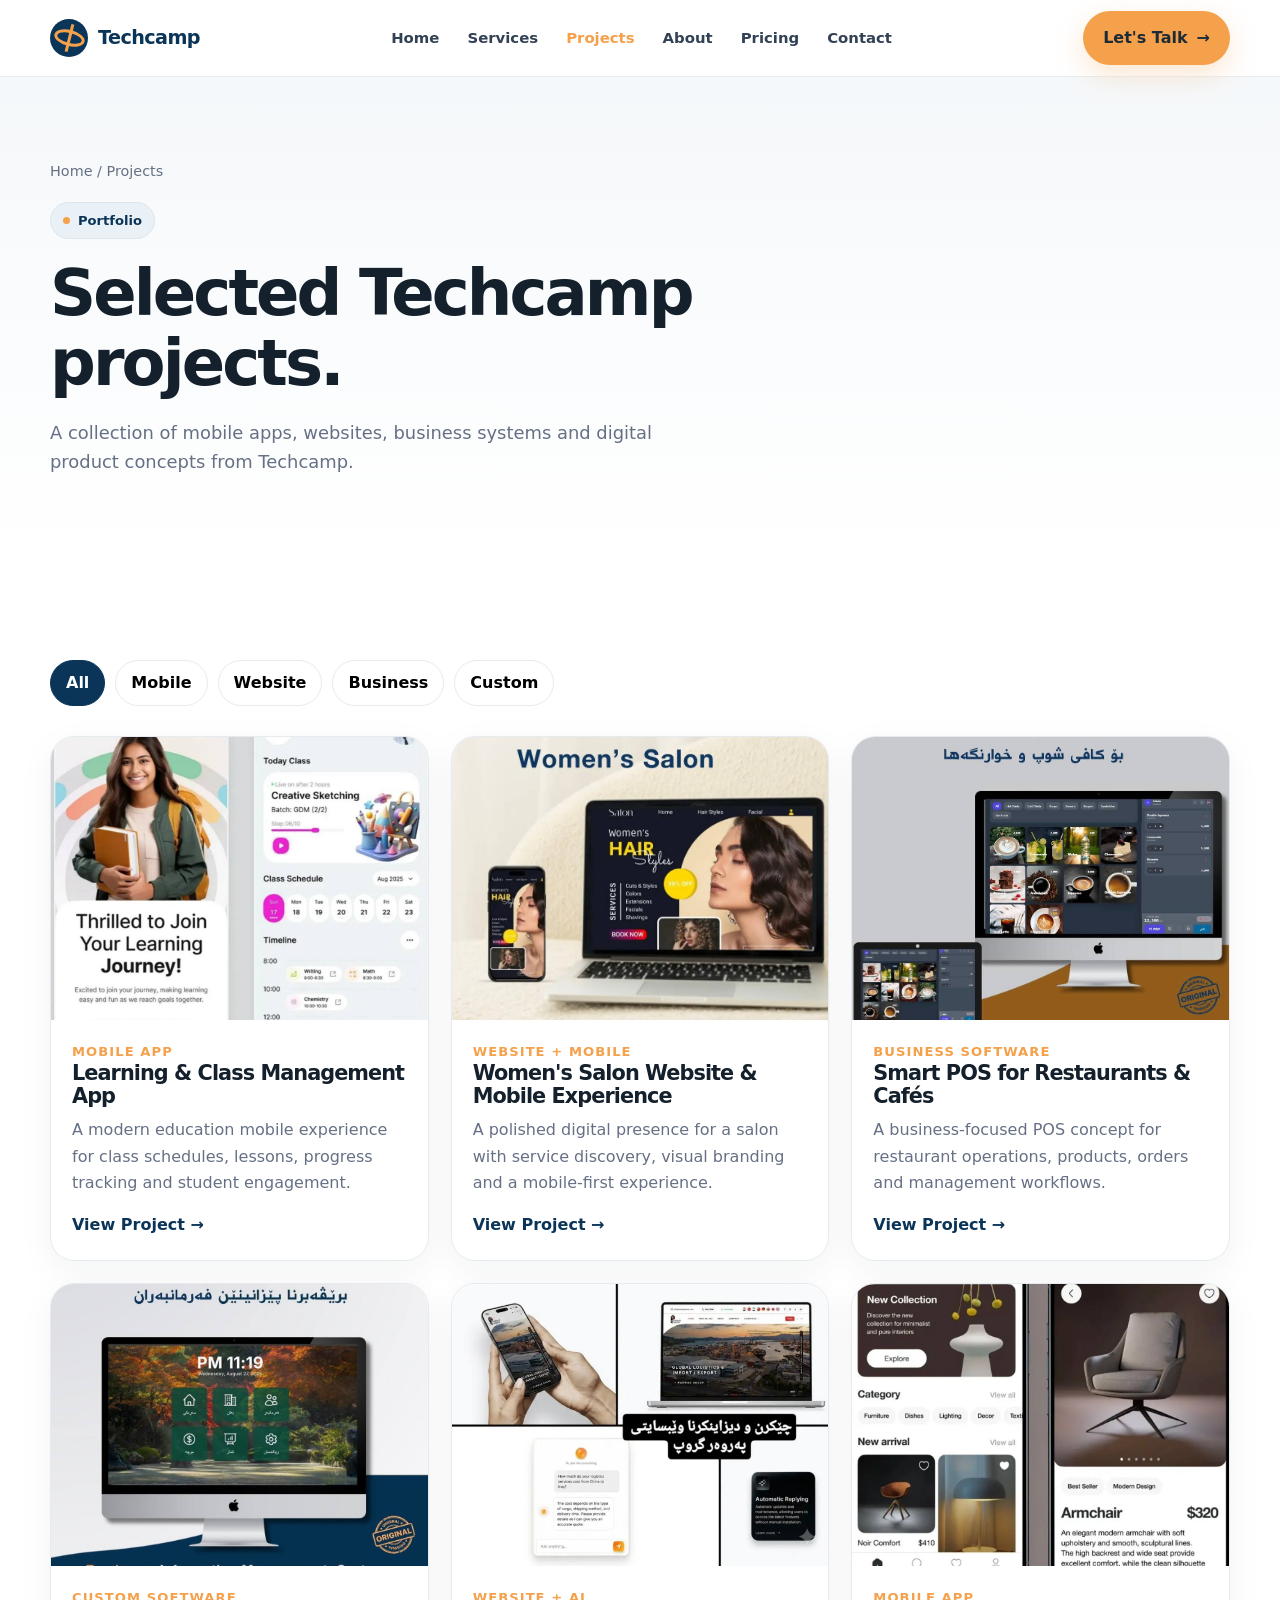
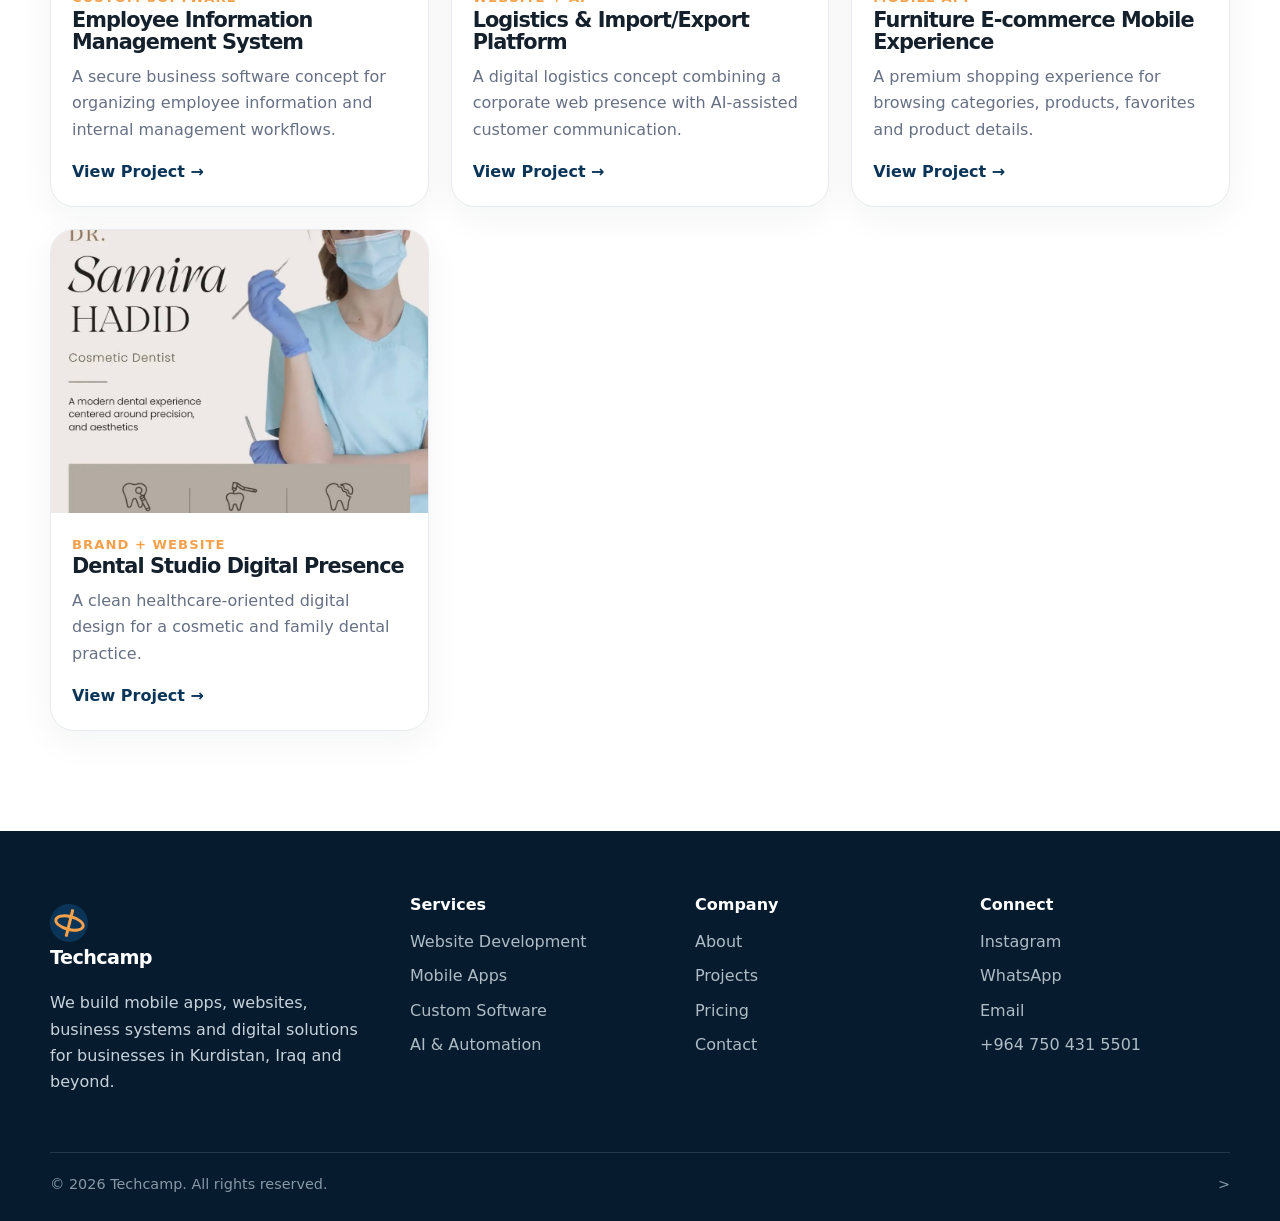
<file: projects.html>
<!doctype html>
<html lang="en">
  <head>
    <meta charset="utf-8" />
    <meta name="viewport" content="width=device-width,initial-scale=1" />
    <title>Techcamp Projects | Web, Mobile & Custom Software Portfolio</title>
    <meta
      name="description"
      content="Explore Techcamp's portfolio of mobile apps, websites, POS systems, business software, AI concepts and UI/UX projects."
    />
    <meta
      name="keywords"
      content="Techcamp, software development, web development, mobile app development, custom software, POS systems, AI solutions, Duhok, Kurdistan, Iraq"
    />
    <meta
      name="robots"
      content="index,follow,max-image-preview:large,max-snippet:-1,max-video-preview:-1"
    />
    <meta name="author" content="Techcamp" />
    <meta name="theme-color" content="#0b3558" />
    <link rel="canonical" href="https://techcamp.club/projects.html" />
    <link
      rel="alternate"
      hreflang="en"
      href="https://techcamp.club/projects.html"
    />
    <link
      rel="alternate"
      hreflang="ku"
      href="https://techcamp.club/projects.html"
    />
    <link
      rel="alternate"
      hreflang="ar"
      href="https://techcamp.club/projects.html"
    />
    <meta property="og:type" content="website" />
    <meta property="og:site_name" content="Techcamp" />
    <meta
      property="og:title"
      content="Techcamp Projects | Web, Mobile & Custom Software Portfolio"
    />
    <meta
      property="og:description"
      content="Explore Techcamp's portfolio of mobile apps, websites, POS systems, business software, AI concepts and UI/UX projects."
    />
    <meta property="og:url" content="https://techcamp.club/projects.html" />
    <meta
      property="og:image"
      content="https://techcamp.club/assets/images/learning-app.jpg"
    />
    <meta name="twitter:card" content="summary_large_image" />
    <meta
      name="twitter:title"
      content="Techcamp Projects | Web, Mobile & Custom Software Portfolio"
    />
    <meta
      name="twitter:description"
      content="Explore Techcamp's portfolio of mobile apps, websites, POS systems, business software, AI concepts and UI/UX projects."
    />
    <meta
      name="twitter:image"
      content="https://techcamp.club/assets/images/learning-app.jpg"
    />
    <link rel="stylesheet" href="assets/css/styles.css" />
    <script type="application/ld+json">
      {
        "@context": "https://schema.org",
        "@type": "CollectionPage",
        "name": "Techcamp Projects",
        "url": "https://techcamp.club/projects.html",
        "mainEntity": {
          "@type": "ItemList",
          "itemListElement": [
            {
              "@type": "ListItem",
              "position": 1,
              "url": "https://techcamp.club/project-learning-app.html",
              "name": "Learning & Class Management App"
            },
            {
              "@type": "ListItem",
              "position": 2,
              "url": "https://techcamp.club/project-womens-salon.html",
              "name": "Women's Salon Website & Mobile Experience"
            },
            {
              "@type": "ListItem",
              "position": 3,
              "url": "https://techcamp.club/project-smart-pos.html",
              "name": "Smart POS for Restaurants & Cafés"
            },
            {
              "@type": "ListItem",
              "position": 4,
              "url": "https://techcamp.club/project-employee-management.html",
              "name": "Employee Information Management System"
            },
            {
              "@type": "ListItem",
              "position": 5,
              "url": "https://techcamp.club/project-logistics-platform.html",
              "name": "Logistics & Import/Export Platform"
            },
            {
              "@type": "ListItem",
              "position": 6,
              "url": "https://techcamp.club/project-furniture-app.html",
              "name": "Furniture E-commerce Mobile Experience"
            },
            {
              "@type": "ListItem",
              "position": 7,
              "url": "https://techcamp.club/project-dental-studio.html",
              "name": "Dental Studio Digital Presence"
            }
          ]
        }
      }
    </script>
  </head>
  <body>
    <a class="skip-link" href="#main">Skip to content</a>
    <header class="header">
      <div class="container nav">
        <a class="logo" href="index.html" aria-label="Techcamp home"
          ><span class="logo-mark" aria-hidden="true"></span
          ><span>Techcamp</span></a
        >
        <nav class="nav-links" aria-label="Primary navigation">
          <a class="" href="index.html">Home</a
          ><a class="" href="services.html">Services</a
          ><a class="active" href="projects.html">Projects</a
          ><a class="" href="about.html">About</a
          ><a class="" href="pricing.html">Pricing</a
          ><a class="" href="contact.html">Contact</a>
        </nav>
        <div class="nav-actions">
          <!-- <select class="lang" id="language" aria-label="Language"><option value="en">EN</option><option value="ku">کوردی</option><option value="ar">العربية</option></select> -->
          <a class="btn btn-primary" href="contact.html"
            >Let's Talk <span>→</span></a
          >
          <button class="mobile-toggle" aria-label="Open navigation">☰</button>
        </div>
      </div>
    </header>
    <main id="main">
      <section class="page-hero">
        <div class="container">
          <div class="breadcrumb"><a href="index.html">Home</a> / Projects</div>
          <span class="eyebrow">Portfolio</span>
          <h1>Selected Techcamp projects.</h1>
          <p class="lead">
            A collection of mobile apps, websites, business systems and digital
            product concepts from Techcamp.
          </p>
        </div>
      </section>
      <section class="section">
        <div class="container">
          <div class="filters" aria-label="Project filters">
            <button class="filter active" data-filter="all">All</button
            ><button class="filter" data-filter="mobile">Mobile</button
            ><button class="filter" data-filter="website">Website</button
            ><button class="filter" data-filter="business">Business</button
            ><button class="filter" data-filter="custom">Custom</button>
          </div>
          <div class="project-grid">
            <article class="project" data-category="mobile">
              <a href="project-learning-app.html"
                ><div class="project-media">
                  <img
                    src="assets/images/learning-app.jpg"
                    alt="Learning & Class Management App by Techcamp"
                    loading="lazy"
                  /></div
              ></a>
              <div class="project-body">
                <div class="project-meta">Mobile App</div>
                <h3>Learning & Class Management App</h3>
                <p>
                  A modern education mobile experience for class schedules,
                  lessons, progress tracking and student engagement.
                </p>
                <a class="project-link" href="project-learning-app.html"
                  >View Project →</a
                >
              </div>
            </article>
            <article class="project" data-category="website">
              <a href="project-womens-salon.html"
                ><div class="project-media">
                  <img
                    src="assets/images/womens-salon.jpg"
                    alt="Women's Salon Website & Mobile Experience by Techcamp"
                    loading="lazy"
                  /></div
              ></a>
              <div class="project-body">
                <div class="project-meta">Website + Mobile</div>
                <h3>Women's Salon Website & Mobile Experience</h3>
                <p>
                  A polished digital presence for a salon with service
                  discovery, visual branding and a mobile-first experience.
                </p>
                <a class="project-link" href="project-womens-salon.html"
                  >View Project →</a
                >
              </div>
            </article>
            <article class="project" data-category="business">
              <a href="project-smart-pos.html"
                ><div class="project-media">
                  <img
                    src="assets/images/posSystem.jpg"
                    alt="Smart POS for Restaurants & Cafés by Techcamp"
                    loading="lazy"
                  /></div
              ></a>
              <div class="project-body">
                <div class="project-meta">Business Software</div>
                <h3>Smart POS for Restaurants & Cafés</h3>
                <p>
                  A business-focused POS concept for restaurant operations,
                  products, orders and management workflows.
                </p>
                <a class="project-link" href="project-smart-pos.html"
                  >View Project →</a
                >
              </div>
            </article>
            <article class="project" data-category="custom">
              <a href="project-employee-management.html"
                ><div class="project-media">
                  <img
                    src="assets/images/employee-system.jpg"
                    alt="Employee Information Management System by Techcamp"
                    loading="lazy"
                  /></div
              ></a>
              <div class="project-body">
                <div class="project-meta">Custom Software</div>
                <h3>Employee Information Management System</h3>
                <p>
                  A secure business software concept for organizing employee
                  information and internal management workflows.
                </p>
                <a class="project-link" href="project-employee-management.html"
                  >View Project →</a
                >
              </div>
            </article>
            <article class="project" data-category="website">
              <a href="project-logistics-platform.html"
                ><div class="project-media">
                  <img
                    src="assets/images/logistics-ai.jpg"
                    alt="Logistics & Import/Export Platform by Techcamp"
                    loading="lazy"
                  /></div
              ></a>
              <div class="project-body">
                <div class="project-meta">Website + AI</div>
                <h3>Logistics & Import/Export Platform</h3>
                <p>
                  A digital logistics concept combining a corporate web presence
                  with AI-assisted customer communication.
                </p>
                <a class="project-link" href="project-logistics-platform.html"
                  >View Project →</a
                >
              </div>
            </article>
            <article class="project" data-category="mobile">
              <a href="project-furniture-app.html"
                ><div class="project-media">
                  <img
                    src="assets/images/furniture-app.jpg"
                    alt="Furniture E-commerce Mobile Experience by Techcamp"
                    loading="lazy"
                  /></div
              ></a>
              <div class="project-body">
                <div class="project-meta">Mobile App</div>
                <h3>Furniture E-commerce Mobile Experience</h3>
                <p>
                  A premium shopping experience for browsing categories,
                  products, favorites and product details.
                </p>
                <a class="project-link" href="project-furniture-app.html"
                  >View Project →</a
                >
              </div>
            </article>
            <article class="project" data-category="brand">
              <a href="project-dental-studio.html"
                ><div class="project-media">
                  <img
                    src="assets/images/dental-studio.jpg"
                    alt="Dental Studio Digital Presence by Techcamp"
                    loading="lazy"
                  /></div
              ></a>
              <div class="project-body">
                <div class="project-meta">Brand + Website</div>
                <h3>Dental Studio Digital Presence</h3>
                <p>
                  A clean healthcare-oriented digital design for a cosmetic and
                  family dental practice.
                </p>
                <a class="project-link" href="project-dental-studio.html"
                  >View Project →</a
                >
              </div>
            </article>
          </div>
        </div>
      </section>
    </main>
    <footer class="footer">
      <div class="container">
        <div class="footer-grid">
          <div>
            <a class="logo" href="index.html"
              ><span class="logo-mark" aria-hidden="true"></span
              ><span>Techcamp</span></a
            >
            <p>
              We build mobile apps, websites, business systems and digital
              solutions for businesses in Kurdistan, Iraq and beyond.
            </p>
          </div>
          <div>
            <h3>Services</h3>
            <a href="services.html#website">Website Development</a
            ><a href="services.html#mobile">Mobile Apps</a
            ><a href="services.html#software">Custom Software</a
            ><a href="services.html#ai">AI & Automation</a>
          </div>
          <div>
            <h3>Company</h3>
            <a href="about.html">About</a><a href="projects.html">Projects</a
            ><a href="pricing.html">Pricing</a
            ><a href="contact.html">Contact</a>
          </div>
          <div>
            <h3>Connect</h3>
            <a
              href="https://www.instagram.com/techcamp2023/"
              target="_blank"
              rel="noopener"
              >Instagram</a
            ><a
              href="https://wa.me/9647504315501"
              target="_blank"
              rel="noopener"
              >WhatsApp</a
            ><a href="mailto:info@techcamp.club">Email</a
            ><a href="tel:+9647504315501">+964 750 431 5501</a>
          </div>
        </div>
        <div class="footer-bottom">
          <span
            >© <span data-year>2026</span> Techcamp. All rights reserved.</span
          >
          >
        </div>
      </div>
    </footer>
    <script src="assets/js/main.js"></script>
  </body>
</html>
</file>
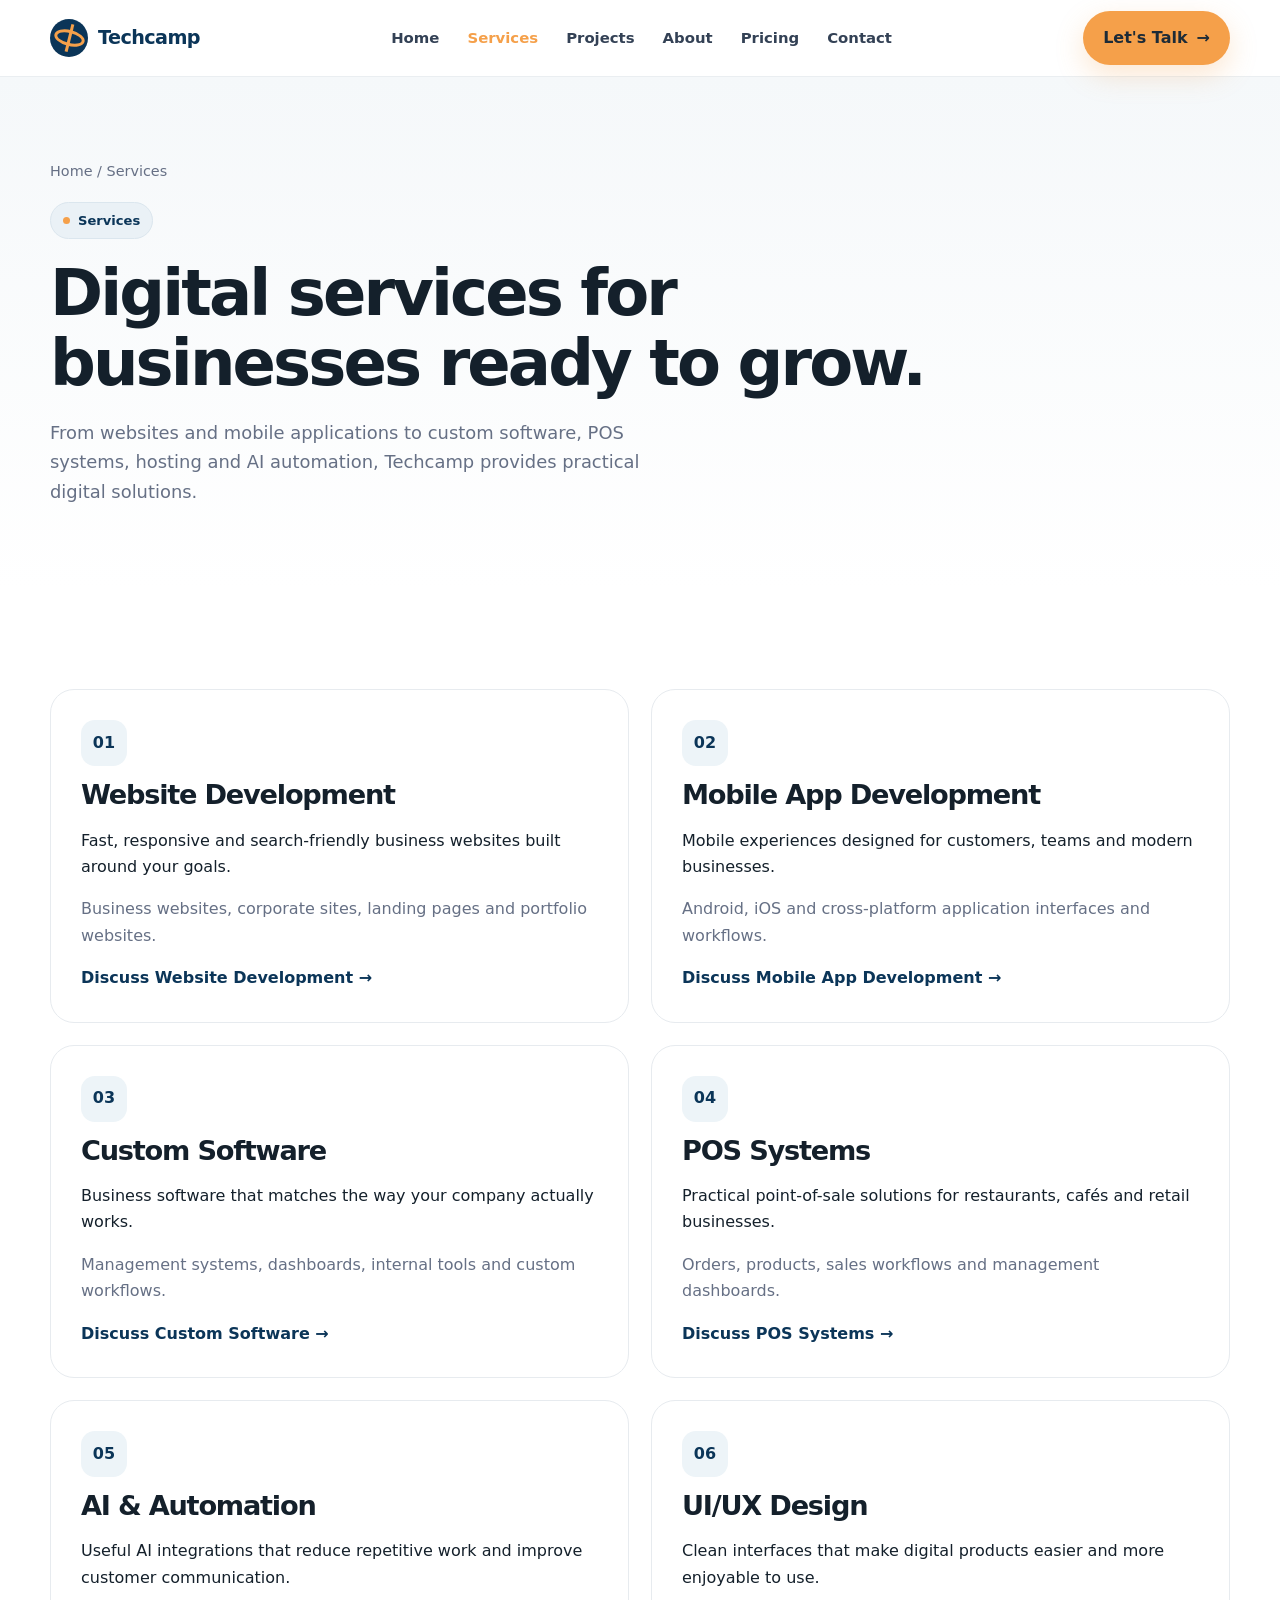
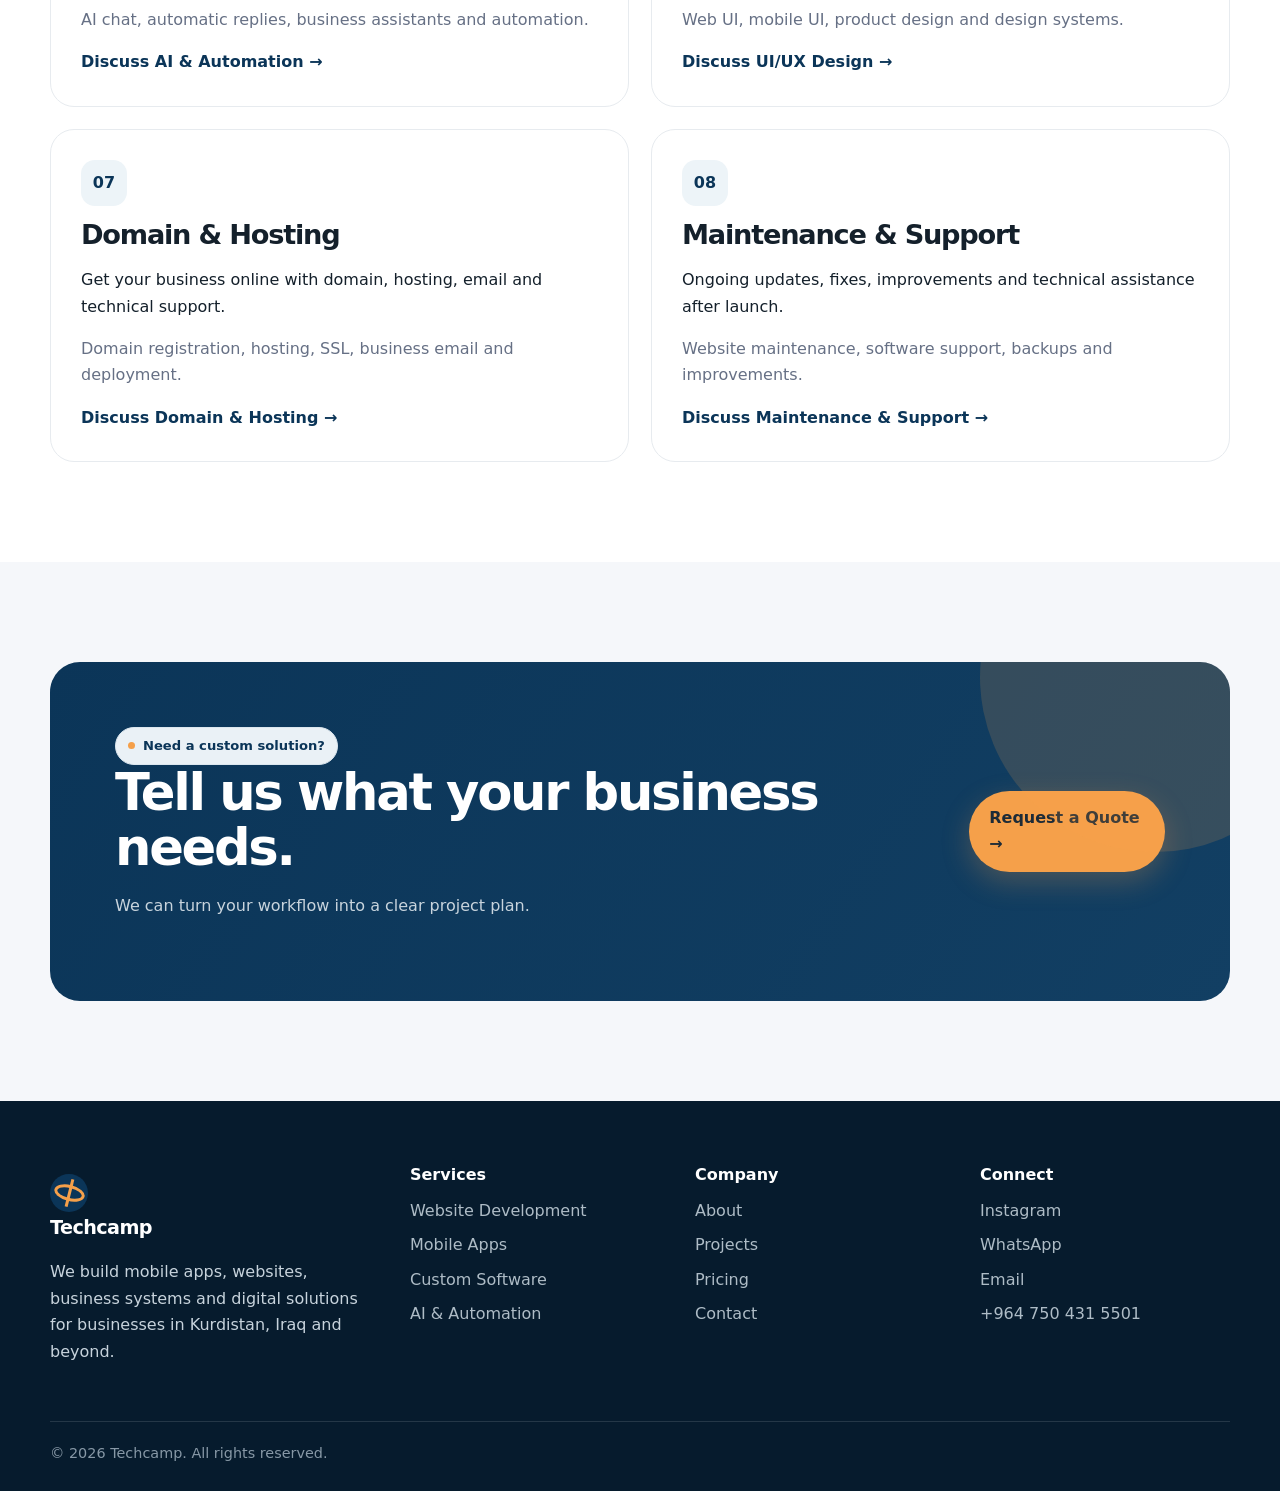
<file: services.html>
<!doctype html>
<html lang="en">
<head>
<meta charset="utf-8">
<meta name="viewport" content="width=device-width,initial-scale=1">
<title>Techcamp Services | Website, Mobile, Software, POS & AI</title>
<meta name="description" content="Explore Techcamp services: website development, mobile apps, custom software, POS systems, AI automation, UI/UX, hosting and technical support.">
<meta name="keywords" content="Techcamp, software development, web development, mobile app development, custom software, POS systems, AI solutions, Duhok, Kurdistan, Iraq">
<meta name="robots" content="index,follow,max-image-preview:large,max-snippet:-1,max-video-preview:-1">
<meta name="author" content="Techcamp">
<meta name="theme-color" content="#0b3558">
<link rel="canonical" href="https://techcamp.club/services.html">
<link rel="alternate" hreflang="en" href="https://techcamp.club/services.html">
<link rel="alternate" hreflang="ku" href="https://techcamp.club/services.html">
<link rel="alternate" hreflang="ar" href="https://techcamp.club/services.html">
<meta property="og:type" content="website">
<meta property="og:site_name" content="Techcamp">
<meta property="og:title" content="Techcamp Services | Website, Mobile, Software, POS & AI">
<meta property="og:description" content="Explore Techcamp services: website development, mobile apps, custom software, POS systems, AI automation, UI/UX, hosting and technical support.">
<meta property="og:url" content="https://techcamp.club/services.html">
<meta property="og:image" content="https://techcamp.club/assets/images/learning-app.jpg">
<meta name="twitter:card" content="summary_large_image">
<meta name="twitter:title" content="Techcamp Services | Website, Mobile, Software, POS & AI">
<meta name="twitter:description" content="Explore Techcamp services: website development, mobile apps, custom software, POS systems, AI automation, UI/UX, hosting and technical support.">
<meta name="twitter:image" content="https://techcamp.club/assets/images/learning-app.jpg">
<link rel="stylesheet" href="assets/css/styles.css">
<script type="application/ld+json">{"@context": "https://schema.org", "@type": "ItemList", "name": "Techcamp Services", "itemListElement": [{"@type": "ListItem", "position": 1, "name": "Website Development", "url": "https://techcamp.club/services.html#website"}, {"@type": "ListItem", "position": 2, "name": "Mobile App Development", "url": "https://techcamp.club/services.html#mobile"}, {"@type": "ListItem", "position": 3, "name": "Custom Software", "url": "https://techcamp.club/services.html#software"}, {"@type": "ListItem", "position": 4, "name": "POS Systems", "url": "https://techcamp.club/services.html#pos"}, {"@type": "ListItem", "position": 5, "name": "AI & Automation", "url": "https://techcamp.club/services.html#ai"}, {"@type": "ListItem", "position": 6, "name": "UI/UX Design", "url": "https://techcamp.club/services.html#design"}, {"@type": "ListItem", "position": 7, "name": "Domain & Hosting", "url": "https://techcamp.club/services.html#hosting"}, {"@type": "ListItem", "position": 8, "name": "Maintenance & Support", "url": "https://techcamp.club/services.html#support"}]}</script>
</head>
<body>
<a class="skip-link" href="#main">Skip to content</a>
<header class="header">
  <div class="container nav">
    <a class="logo" href="index.html" aria-label="Techcamp home"><span class="logo-mark" aria-hidden="true"></span><span>Techcamp</span></a>
    <nav class="nav-links" aria-label="Primary navigation"><a class="" href="index.html">Home</a><a class="active" href="services.html">Services</a><a class="" href="projects.html">Projects</a><a class="" href="about.html">About</a><a class="" href="pricing.html">Pricing</a><a class="" href="contact.html">Contact</a></nav>
    <div class="nav-actions">
      <!-- <select class="lang" id="language" aria-label="Language"><option value="en">EN</option><option value="ku">کوردی</option><option value="ar">العربية</option></select> -->
      <a class="btn btn-primary" href="contact.html">Let's Talk <span>→</span></a>
      <button class="mobile-toggle" aria-label="Open navigation">☰</button>
    </div>
  </div>
</header>
<main id="main">

<section class="page-hero"><div class="container"><div class="breadcrumb"><a href="index.html">Home</a> / Services</div><span class="eyebrow">Services</span><h1>Digital services for businesses ready to grow.</h1><p class="lead">From websites and mobile applications to custom software, POS systems, hosting and AI automation, Techcamp provides practical digital solutions.</p></div></section>
<section class="section"><div class="container"><div class="service-list"><article class="service-detail" id="website"><div class="icon">01</div><h2 style="font-size:1.7rem">Website Development</h2><p>Fast, responsive and search-friendly business websites built around your goals.</p><p style="color:var(--muted)">Business websites, corporate sites, landing pages and portfolio websites.</p><a class="project-link" href="contact.html">Discuss Website Development →</a></article><article class="service-detail" id="mobile"><div class="icon">02</div><h2 style="font-size:1.7rem">Mobile App Development</h2><p>Mobile experiences designed for customers, teams and modern businesses.</p><p style="color:var(--muted)">Android, iOS and cross-platform application interfaces and workflows.</p><a class="project-link" href="contact.html">Discuss Mobile App Development →</a></article><article class="service-detail" id="software"><div class="icon">03</div><h2 style="font-size:1.7rem">Custom Software</h2><p>Business software that matches the way your company actually works.</p><p style="color:var(--muted)">Management systems, dashboards, internal tools and custom workflows.</p><a class="project-link" href="contact.html">Discuss Custom Software →</a></article><article class="service-detail" id="pos"><div class="icon">04</div><h2 style="font-size:1.7rem">POS Systems</h2><p>Practical point-of-sale solutions for restaurants, cafés and retail businesses.</p><p style="color:var(--muted)">Orders, products, sales workflows and management dashboards.</p><a class="project-link" href="contact.html">Discuss POS Systems →</a></article><article class="service-detail" id="ai"><div class="icon">05</div><h2 style="font-size:1.7rem">AI & Automation</h2><p>Useful AI integrations that reduce repetitive work and improve customer communication.</p><p style="color:var(--muted)">AI chat, automatic replies, business assistants and automation.</p><a class="project-link" href="contact.html">Discuss AI & Automation →</a></article><article class="service-detail" id="design"><div class="icon">06</div><h2 style="font-size:1.7rem">UI/UX Design</h2><p>Clean interfaces that make digital products easier and more enjoyable to use.</p><p style="color:var(--muted)">Web UI, mobile UI, product design and design systems.</p><a class="project-link" href="contact.html">Discuss UI/UX Design →</a></article><article class="service-detail" id="hosting"><div class="icon">07</div><h2 style="font-size:1.7rem">Domain & Hosting</h2><p>Get your business online with domain, hosting, email and technical support.</p><p style="color:var(--muted)">Domain registration, hosting, SSL, business email and deployment.</p><a class="project-link" href="contact.html">Discuss Domain & Hosting →</a></article><article class="service-detail" id="support"><div class="icon">08</div><h2 style="font-size:1.7rem">Maintenance & Support</h2><p>Ongoing updates, fixes, improvements and technical assistance after launch.</p><p style="color:var(--muted)">Website maintenance, software support, backups and improvements.</p><a class="project-link" href="contact.html">Discuss Maintenance & Support →</a></article></div></div></section>
<section class="section section-soft"><div class="container cta"><div><span class="eyebrow">Need a custom solution?</span><h2>Tell us what your business needs.</h2><p>We can turn your workflow into a clear project plan.</p></div><a class="btn btn-primary" href="contact.html">Request a Quote →</a></div></section>

</main>
<footer class="footer">
  <div class="container">
    <div class="footer-grid">
      <div>
        <a class="logo" href="index.html"><span class="logo-mark" aria-hidden="true"></span><span>Techcamp</span></a>
        <p>We build mobile apps, websites, business systems and digital solutions for businesses in Kurdistan, Iraq and beyond.</p>
      </div>
      <div><h3>Services</h3><a href="services.html#website">Website Development</a><a href="services.html#mobile">Mobile Apps</a><a href="services.html#software">Custom Software</a><a href="services.html#ai">AI & Automation</a></div>
      <div><h3>Company</h3><a href="about.html">About</a><a href="projects.html">Projects</a><a href="pricing.html">Pricing</a><a href="contact.html">Contact</a></div>
      <div><h3>Connect</h3><a href="https://www.instagram.com/techcamp2023/" target="_blank" rel="noopener">Instagram</a><a href="https://wa.me/9647504315501" target="_blank" rel="noopener">WhatsApp</a><a href="mailto:info@techcamp.club">Email</a><a href="tel:+9647504315501">+964 750 431 5501</a></div>
    </div>
    <div class="footer-bottom"><span>© <span data-year>2026</span> Techcamp. All rights reserved.</span></div>
  </div>
</footer>
<script src="assets/js/main.js"></script>
</body>
</html>
</file>
<file: assets/css/styles.css>
:root{
  --navy:#0b3558;
  --navy-2:#071f35;
  --navy-3:#123f63;
  --orange:#f5a04a;
  --orange-2:#ffb765;
  --ink:#14202b;
  --muted:#667085;
  --line:#e7ebef;
  --soft:#f5f7fa;
  --white:#fff;
  --radius:24px;
  --shadow:0 18px 60px rgba(7,31,53,.10);
  --max:1180px;
}
*{box-sizing:border-box}
html{scroll-behavior:smooth}
body{margin:0;font-family:Inter,ui-sans-serif,system-ui,-apple-system,BlinkMacSystemFont,"Segoe UI",sans-serif;color:var(--ink);background:#fff;line-height:1.65}
img{max-width:100%;display:block}
a{color:inherit;text-decoration:none}
button,input,textarea,select{font:inherit}
.container{width:min(var(--max),calc(100% - 40px));margin:auto}
.skip-link{position:absolute;left:-9999px;top:8px;background:#fff;padding:10px 14px;z-index:9999}
.skip-link:focus{left:10px}
.header{position:sticky;top:0;z-index:1000;background:rgba(255,255,255,.92);backdrop-filter:blur(18px);border-bottom:1px solid rgba(231,235,239,.85)}
.nav{height:76px;display:flex;align-items:center;justify-content:space-between;gap:24px}
.logo{display:flex;align-items:center;gap:10px;font-weight:900;color:var(--navy);font-size:1.2rem;letter-spacing:-.03em}
.logo-mark{width:38px;height:38px;border-radius:50%;background:var(--navy);position:relative;display:grid;place-items:center;overflow:hidden}
.logo-mark:before{content:"";width:25px;height:10px;border:3px solid var(--orange);border-radius:50%;transform:rotate(14deg)}
.logo-mark:after{content:"";position:absolute;width:3px;height:28px;background:var(--orange);transform:rotate(14deg)}
.nav-links{display:flex;align-items:center;gap:28px;font-size:.93rem;font-weight:700;color:#334155}
.nav-links a{transition:.2s}
.nav-links a:hover,.nav-links a.active{color:var(--orange)}
.nav-actions{display:flex;align-items:center;gap:12px}
.lang{border:1px solid var(--line);background:#fff;border-radius:999px;padding:9px 12px;font-weight:700;color:#334155}
.btn{display:inline-flex;align-items:center;justify-content:center;gap:9px;padding:13px 19px;border-radius:999px;border:1px solid transparent;font-weight:800;cursor:pointer;transition:transform .2s,box-shadow .2s,background .2s}
.btn:hover{transform:translateY(-2px)}
.btn-primary{background:var(--orange);color:#1d2b37;box-shadow:0 10px 28px rgba(245,160,74,.25)}
.btn-dark{background:var(--navy);color:#fff}
.btn-outline{background:#fff;color:var(--navy);border-color:#d8e0e7}
.mobile-toggle{display:none;border:0;background:none;font-size:1.6rem;color:var(--navy)}
.hero{padding:84px 0 60px;background:radial-gradient(circle at 80% 15%,rgba(245,160,74,.16),transparent 28%),linear-gradient(180deg,#f8fafc 0%,#fff 100%);overflow:hidden}
.hero-grid{display:grid;grid-template-columns:1.05fr .95fr;gap:55px;align-items:center}
.eyebrow{display:inline-flex;align-items:center;gap:8px;color:var(--navy);background:#eaf1f6;border:1px solid #dbe6ee;padding:7px 12px;border-radius:999px;font-weight:800;font-size:.82rem}
.eyebrow:before{content:"";width:7px;height:7px;border-radius:50%;background:var(--orange)}
h1,h2,h3{line-height:1.08;letter-spacing:-.045em}
h1{font-size:clamp(2.8rem,6vw,5.6rem);margin:20px 0}
h2{font-size:clamp(2rem,4vw,3.4rem);margin:0 0 18px}
h3{font-size:1.3rem;margin:0 0 10px}
.lead{font-size:1.12rem;color:var(--muted);max-width:650px}
.hero-actions{display:flex;gap:12px;flex-wrap:wrap;margin-top:30px}
.hero-art{position:relative;min-height:500px}
.device{position:absolute;background:#fff;border:8px solid #101923;border-radius:34px;box-shadow:0 30px 80px rgba(7,31,53,.22);overflow:hidden}
.device img{width:100%;height:100%;object-fit:cover}
.device-main{width:300px;height:560px;right:40px;top:0;transform:rotate(3deg)}
.device-small{width:240px;height:440px;left:15px;bottom:5px;transform:rotate(-7deg)}
.floating-card{position:absolute;right:0;bottom:45px;background:#fff;padding:18px 20px;border-radius:18px;box-shadow:var(--shadow);border:1px solid var(--line);font-weight:800;z-index:3}
.floating-card span{display:block;color:var(--orange);font-size:1.5rem}
.section{padding:100px 0}
.section-soft{background:var(--soft)}
.section-dark{background:var(--navy-2);color:#fff}
.section-head{display:flex;align-items:end;justify-content:space-between;gap:25px;margin-bottom:42px}
.section-head p{color:var(--muted);max-width:570px;margin:0}
.section-dark .section-head p{color:#b9c6d1}
.stats{display:grid;grid-template-columns:repeat(4,1fr);gap:1px;background:var(--line);border:1px solid var(--line);border-radius:22px;overflow:hidden;margin-top:30px}
.stat{background:#fff;padding:28px;text-align:center}
.stat strong{font-size:2.2rem;color:var(--navy);display:block;letter-spacing:-.04em}
.stat span{color:var(--muted);font-weight:700}
.cards{display:grid;grid-template-columns:repeat(4,1fr);gap:18px}
.card{background:#fff;border:1px solid var(--line);border-radius:var(--radius);padding:25px;box-shadow:0 8px 30px rgba(7,31,53,.04)}
.card:hover{box-shadow:var(--shadow);transform:translateY(-4px);transition:.25s}
.icon{width:46px;height:46px;border-radius:14px;background:#edf4f8;color:var(--navy);display:grid;place-items:center;font-weight:900;margin-bottom:20px}
.card p{color:var(--muted);margin:0}
.industry-grid{display:grid;grid-template-columns:repeat(4,1fr);gap:14px}
.industry{padding:24px;border-radius:20px;background:#fff;border:1px solid var(--line);font-weight:850;display:flex;justify-content:space-between;align-items:center}
.industry span{color:var(--orange);font-size:1.3rem}
.project-grid{display:grid;grid-template-columns:repeat(3,1fr);gap:22px}
.project{border-radius:24px;overflow:hidden;background:#fff;border:1px solid var(--line);box-shadow:0 10px 35px rgba(7,31,53,.05)}
.project-media{aspect-ratio:4/3;overflow:hidden;background:#edf1f4}
.project-media img{width:100%;height:100%;object-fit:cover;transition:transform .5s}
.project:hover .project-media img{transform:scale(1.05)}
.project-body{padding:21px}
.project-meta{color:var(--orange);font-weight:850;font-size:.82rem;text-transform:uppercase;letter-spacing:.08em}
.project-body p{color:var(--muted);margin:0 0 16px}
.project-link{font-weight:850;color:var(--navy)}
.case-study{display:grid;grid-template-columns:1.05fr .95fr;gap:45px;align-items:center}
.case-image{border-radius:28px;overflow:hidden;box-shadow:var(--shadow);border:1px solid rgba(255,255,255,.08)}
.case-list{list-style:none;padding:0;margin:28px 0}
.case-list li{padding:10px 0 10px 28px;position:relative}
.case-list li:before{content:"✓";position:absolute;left:0;color:var(--orange);font-weight:900}
.process{display:grid;grid-template-columns:repeat(4,1fr);gap:18px}
.step{position:relative;padding:28px;background:#fff;border:1px solid var(--line);border-radius:22px}
.step-number{font-size:2.4rem;color:var(--orange);font-weight:900}
.techs{display:flex;gap:10px;flex-wrap:wrap}
.tech{padding:11px 15px;border:1px solid #365a74;border-radius:999px;color:#dce8f0;font-weight:800;background:rgba(255,255,255,.04)}
.pricing{display:grid;grid-template-columns:repeat(3,1fr);gap:20px;align-items:stretch}
.price-card{border:1px solid var(--line);border-radius:26px;padding:30px;background:#fff}
.price-card.featured{background:var(--navy);color:#fff;transform:translateY(-10px);box-shadow:var(--shadow)}
.price{font-size:2.8rem;font-weight:900;letter-spacing:-.05em;margin:12px 0}
.price small{font-size:.9rem;font-weight:700;color:var(--muted)}
.featured .price small{color:#cbd7df}
.price-card ul{padding:0;list-style:none;margin:25px 0}
.price-card li{padding:8px 0;color:#5f6c77}
.featured li{color:#dce5eb}
.price-card li:before{content:"✓";color:var(--orange);font-weight:900;margin-right:9px}
.testimonials{display:grid;grid-template-columns:repeat(3,1fr);gap:18px}
.quote{background:#fff;border:1px solid var(--line);border-radius:24px;padding:26px}
.quote p{font-size:1.05rem;color:#4e5a65}
.stars{color:var(--orange);letter-spacing:3px}
.instagram-grid{display:grid;grid-template-columns:repeat(4,1fr);gap:10px}
.instagram-grid a{aspect-ratio:1/1;overflow:hidden;border-radius:16px;background:#e9eef2}
.instagram-grid img{width:100%;height:100%;object-fit:cover;transition:.4s}
.instagram-grid a:hover img{transform:scale(1.06)}
.cta{border-radius:30px;padding:65px;background:linear-gradient(125deg,var(--navy),#123f63);color:#fff;display:flex;align-items:center;justify-content:space-between;gap:30px;overflow:hidden;position:relative}
.cta:after{content:"";position:absolute;width:350px;height:350px;border-radius:50%;background:rgba(245,160,74,.16);right:-100px;top:-160px}
.cta p{color:#c8d4dd;max-width:620px}
.contact-grid{display:grid;grid-template-columns:.8fr 1.2fr;gap:40px}
.contact-info{display:grid;gap:14px;margin-top:25px}
.contact-item{padding:18px;border:1px solid var(--line);border-radius:18px;background:#fff}
.contact-item strong{display:block;color:var(--navy)}
.form{display:grid;gap:15px}
.form-row{display:grid;grid-template-columns:1fr 1fr;gap:15px}
label{font-weight:800;font-size:.9rem}
input,textarea,select{width:100%;border:1px solid #d8e0e7;border-radius:15px;padding:14px 15px;margin-top:7px;outline:none;background:#fff;color:var(--ink)}
input:focus,textarea:focus,select:focus{border-color:var(--orange);box-shadow:0 0 0 4px rgba(245,160,74,.12)}
textarea{min-height:150px;resize:vertical}
.footer{background:#061b2d;color:#c7d3dc;padding:65px 0 25px}
.footer-grid{display:grid;grid-template-columns:1.3fr 1fr 1fr 1fr;gap:35px}
.footer .logo{color:#fff}
.footer h3{font-size:1rem;letter-spacing:0;margin-bottom:15px;color:#fff}
.footer a{display:block;margin:8px 0;color:#aebcc6}
.footer a:hover{color:var(--orange)}
.footer-bottom{border-top:1px solid rgba(255,255,255,.12);margin-top:40px;padding-top:20px;display:flex;justify-content:space-between;gap:20px;color:#8798a6;font-size:.9rem}
.breadcrumb{padding:18px 0;font-size:.9rem;color:var(--muted)}
.page-hero{padding:65px 0;background:linear-gradient(180deg,#f5f8fa,#fff)}
.page-hero h1{font-size:clamp(2.5rem,5vw,4.6rem);max-width:900px}
.filters{display:flex;gap:10px;flex-wrap:wrap;margin-bottom:30px}
.filter{border:1px solid var(--line);background:#fff;padding:9px 15px;border-radius:999px;font-weight:800;cursor:pointer}
.filter.active,.filter:hover{background:var(--navy);color:#fff;border-color:var(--navy)}
.service-list{display:grid;grid-template-columns:1fr 1fr;gap:22px}
.service-detail{padding:30px;border:1px solid var(--line);border-radius:24px;background:#fff}
.service-detail .icon{margin-bottom:14px}
.project-hero{display:grid;grid-template-columns:1fr 1fr;gap:45px;align-items:center}
.project-hero-image{border-radius:28px;overflow:hidden;box-shadow:var(--shadow);border:1px solid var(--line)}
.project-hero-image img{width:100%;aspect-ratio:4/3;object-fit:cover}
.pill-row{display:flex;gap:8px;flex-wrap:wrap;margin:18px 0}
.pill{padding:7px 11px;background:#edf4f8;border-radius:999px;color:var(--navy);font-weight:800;font-size:.82rem}
.feature-grid{display:grid;grid-template-columns:repeat(4,1fr);gap:16px}
.feature{padding:22px;border:1px solid var(--line);border-radius:20px;background:#fff}
.faq{max-width:900px;margin:auto}
details{border-bottom:1px solid var(--line);padding:20px 0}
summary{cursor:pointer;font-weight:850;font-size:1.08rem}
.notice{padding:15px 18px;background:#fff8ef;border:1px solid #f8d9b2;border-radius:15px;color:#76501f}
[dir="rtl"]{font-family:"Noto Sans Arabic",Tahoma,Arial,sans-serif}
@media(max-width:1000px){
  .nav-links{display:none}.mobile-toggle{display:block}.nav-actions .btn{display:none}
  .hero-grid,.case-study,.contact-grid,.project-hero{grid-template-columns:1fr}
  .hero-art{min-height:570px;max-width:600px;margin:auto;width:100%}
  .cards,.industry-grid{grid-template-columns:repeat(2,1fr)}
  .project-grid{grid-template-columns:repeat(2,1fr)}
  .process{grid-template-columns:repeat(2,1fr)}
  .pricing{grid-template-columns:1fr}
  .price-card.featured{transform:none}
  .testimonials{grid-template-columns:1fr}
  .instagram-grid{grid-template-columns:repeat(3,1fr)}
  .footer-grid{grid-template-columns:1fr 1fr}
}
@media(max-width:640px){
  .container{width:min(var(--max),calc(100% - 28px))}
  .nav{height:68px}
  .hero{padding:55px 0 35px}
  h1{font-size:2.8rem}
  .section{padding:70px 0}
  .stats{grid-template-columns:1fr 1fr}
  .cards,.industry-grid,.project-grid,.service-list,.process,.feature-grid{grid-template-columns:1fr}
  .hero-art{min-height:510px}
  .device-main{width:245px;height:470px;right:5px}
  .device-small{width:190px;height:350px;left:0;bottom:0}
  .floating-card{right:0;bottom:5px}
  .section-head{display:block}
  .section-head p{margin-top:12px}
  .form-row{grid-template-columns:1fr}
  .instagram-grid{grid-template-columns:repeat(3,1fr);gap:6px}
  .cta{padding:42px 28px;display:block}
  .cta .btn{margin-top:15px}
  .footer-grid{grid-template-columns:1fr}
  .footer-bottom{display:block}
  .footer-bottom span{display:block;margin-top:8px}
}
</file>
